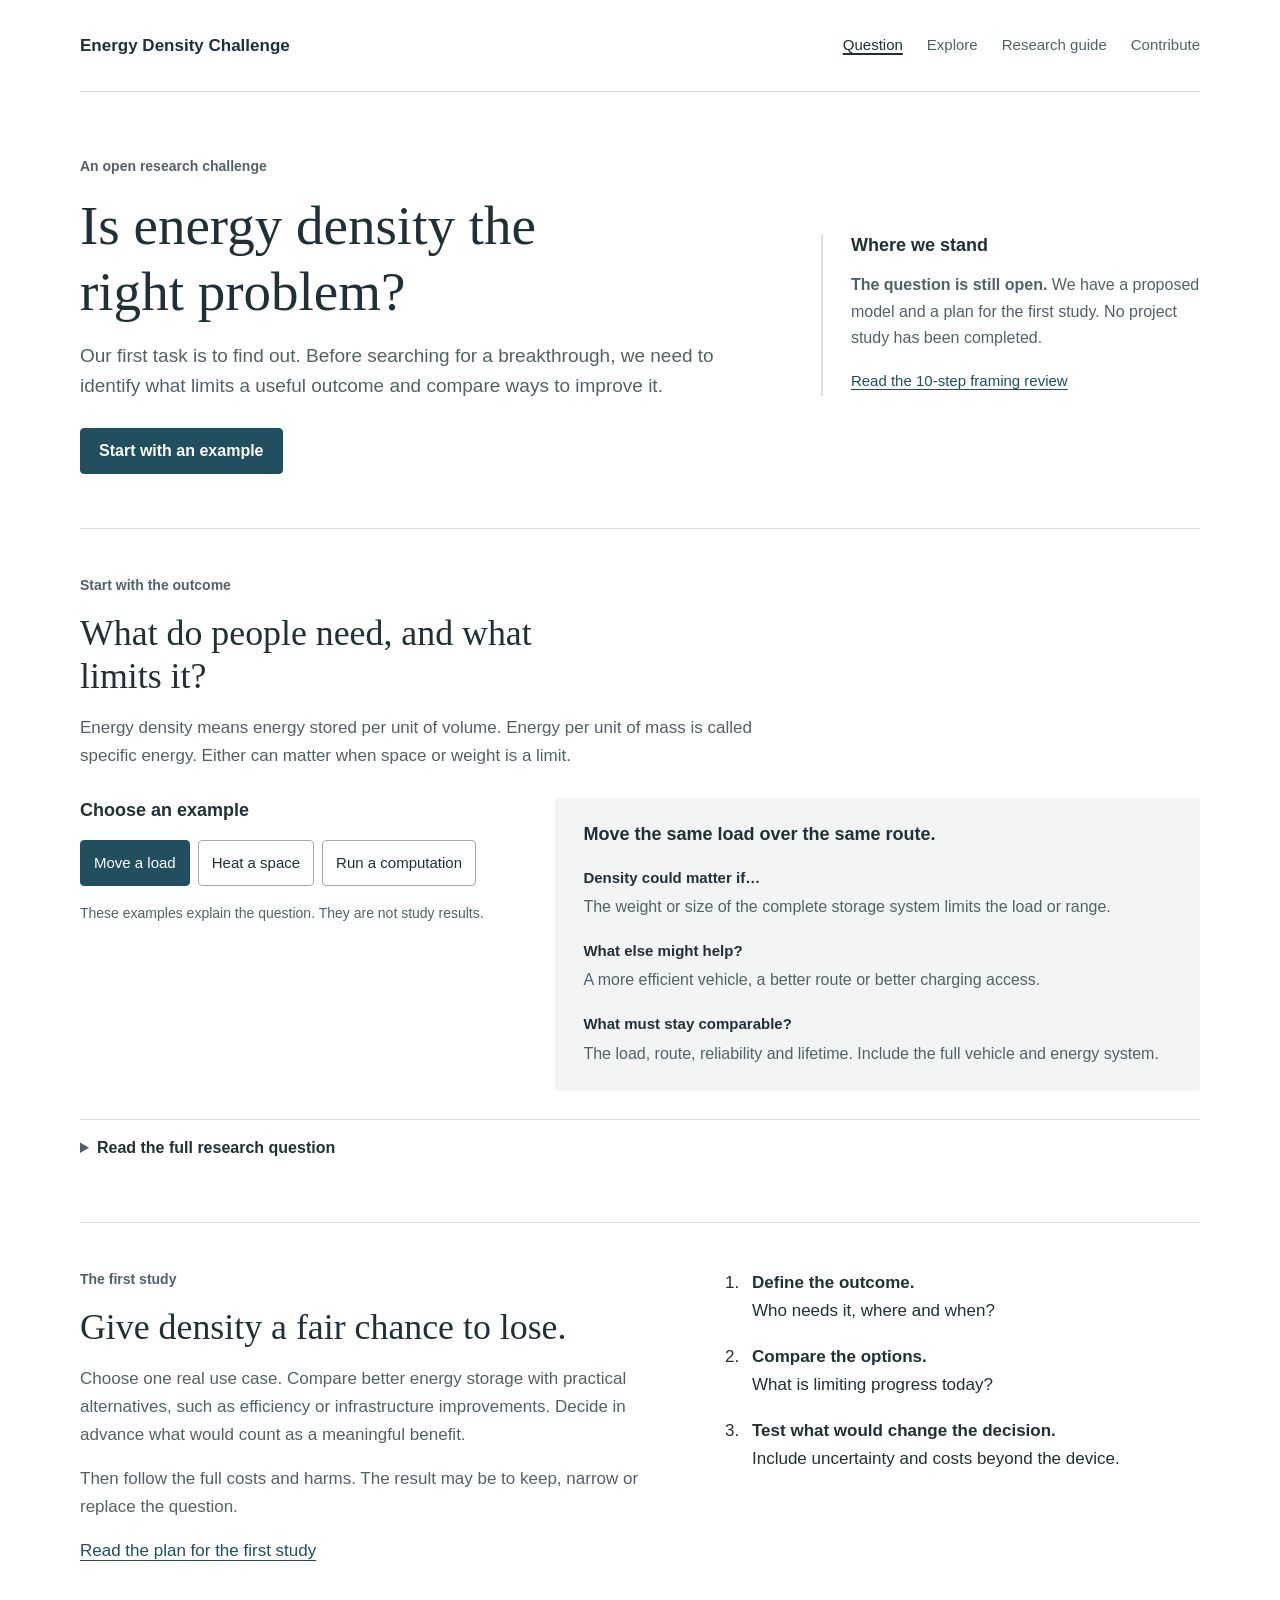
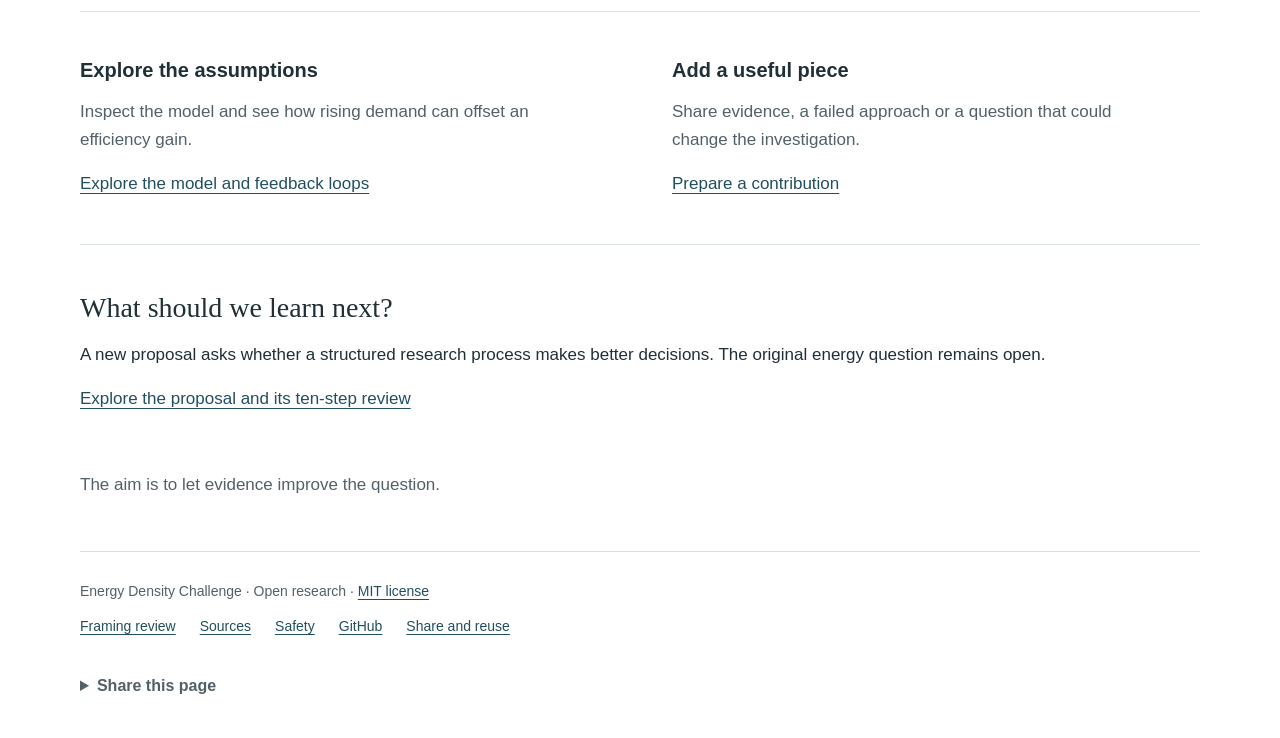
<file: index.html>
<!doctype html>
<html lang="en" prefix="og: https://ogp.me/ns#"><head><meta charset="utf-8"><meta name="viewport" content="width=device-width, initial-scale=1">
<title>Is energy density the right problem? — Energy Density Challenge</title>
<link rel="canonical" href="https://stewalexander-com.github.io/energy-density-challenge/">
<link rel="sitemap" type="application/xml" href="sitemap.xml">
<link rel="describedby" type="text/plain" href="llms.txt" title="AI reading index">
<link rel="license" href="LICENSE">
<meta name="description" content="An open research challenge: test whether energy density is the right problem. Compare alternatives, inspect assumptions and contribute a better question.">
<meta name="robots" content="index, follow, max-image-preview:large">
<meta name="theme-color" content="#214f60">
<meta name="twitter:card" content="summary_large_image">
<meta name="twitter:title" content="Is energy density the right problem?">
<meta name="twitter:description" content="An open research challenge: test whether energy density is the right problem. Compare alternatives, inspect assumptions and contribute a better question.">
<meta name="twitter:image" content="https://stewalexander-com.github.io/energy-density-challenge/assets/social-preview.jpg">
<meta name="twitter:image:alt" content="Energy Density Challenge. Is energy density the right problem? Open research. Start with the question.">
<meta property="og:type" content="website">
<meta property="og:site_name" content="Energy Density Challenge">
<meta property="og:locale" content="en_US">
<meta property="og:title" content="Is energy density the right problem?">
<meta property="og:description" content="An open research challenge: test whether energy density is the right problem. Compare alternatives, inspect assumptions and contribute a better question.">
<meta property="og:url" content="https://stewalexander-com.github.io/energy-density-challenge/">
<meta property="og:image" content="https://stewalexander-com.github.io/energy-density-challenge/assets/social-preview.jpg">
<meta property="og:image:secure_url" content="https://stewalexander-com.github.io/energy-density-challenge/assets/social-preview.jpg">
<meta property="og:image:type" content="image/jpeg">
<meta property="og:image:width" content="1200">
<meta property="og:image:height" content="628">
<meta property="og:image:alt" content="Energy Density Challenge. Is energy density the right problem? Open research. Start with the question.">
<script type="application/ld+json">{"@context": "https://schema.org", "@graph": [{"@type": "WebSite", "@id": "https://stewalexander-com.github.io/energy-density-challenge/#website", "name": "Energy Density Challenge", "url": "https://stewalexander-com.github.io/energy-density-challenge/", "description": "An open research challenge: test whether energy density is the right problem. Compare alternatives, inspect assumptions and contribute a better question.", "inLanguage": "en", "sameAs": "https://github.com/StewAlexander-com/energy-density-challenge"}, {"@type": "WebPage", "@id": "https://stewalexander-com.github.io/energy-density-challenge/#webpage", "name": "Is energy density the right problem?", "description": "An open research challenge: test whether energy density is the right problem. Compare alternatives, inspect assumptions and contribute a better question.", "url": "https://stewalexander-com.github.io/energy-density-challenge/", "inLanguage": "en", "isPartOf": {"@id": "https://stewalexander-com.github.io/energy-density-challenge/#website"}, "primaryImageOfPage": {"@type": "ImageObject", "url": "https://stewalexander-com.github.io/energy-density-challenge/assets/social-preview.jpg", "width": 1200, "height": 628}, "license": "https://stewalexander-com.github.io/energy-density-challenge/LICENSE"}]}</script>
<link rel="icon" href="assets/favicon.svg" type="image/svg+xml"><link rel="stylesheet" href="assets/site.css"><script src="assets/site.js" defer></script></head><body><a class="skip" href="#main">Skip to content</a><header class="site-header wrap"><a class="brand" href="index.html" aria-current="page" aria-label="Energy Density Challenge home">Energy Density Challenge</a><nav aria-label="Main navigation"><a href="index.html" aria-current="page">Question</a><a href="explore.html">Explore</a><a href="guide.html">Research guide</a><a href="contribute.html">Contribute</a></nav></header><main id="main" class="wrap"><section class="hero" aria-labelledby="hero-title">
<div><p class="eyebrow">An open research challenge</p><h1 id="hero-title">Is energy density the right problem?</h1><p class="hero-lede">Our first task is to find out. Before searching for a breakthrough, we need to identify what limits a useful outcome and compare ways to improve it.</p><a class="button" href="#question">Start with an example</a></div>
<aside class="current-status"><h2>Where we stand</h2><p><strong>The question is still open.</strong> We have a proposed model and a plan for the first study. No project study has been completed.</p><a href="review.html">Read the 10-step framing review</a></aside>
</section>
<section class="section" id="question" aria-labelledby="question-title"><div class="section-heading"><p class="eyebrow">Start with the outcome</p><h2 id="question-title">What do people need, and what limits it?</h2><p>Energy density means energy stored per unit of volume. Energy per unit of mass is called specific energy. Either can matter when space or weight is a limit.</p></div>
<div class="compare-layout"><div><h3>Choose an example</h3><div class="scenario-buttons" role="group" aria-label="Example service"><button type="button" data-scenario="transport" aria-pressed="true">Move a load</button><button type="button" data-scenario="heat" aria-pressed="false">Heat a space</button><button type="button" data-scenario="compute" aria-pressed="false">Run a computation</button></div><p class="field-help">These examples explain the question. They are not study results.</p></div><div class="scenario" aria-live="polite" aria-atomic="true"><h3 id="scenario-title">Move the same load over the same route.</h3><dl><dt>Density could matter if…</dt><dd id="scenario-density">The weight or size of the complete storage system limits the load or range.</dd><dt>What else might help?</dt><dd id="scenario-alternative">A more efficient vehicle, a better route or better charging access.</dd><dt>What must stay comparable?</dt><dd id="scenario-boundary">The load, route, reliability and lifetime. Include the full vehicle and energy system.</dd></dl></div></div>
<details class="wide-detail"><summary>Read the full research question</summary><p>Can human and AI research teams find ways to deliver more useful energy with fewer resource demands and lower economic and environmental costs?</p><p>Or would the apparent gain shift energy use, cost, risk or environmental damage somewhere else?</p><p>The <a href="guide.html#methodology">methodology</a> sets out the comparison rules. The <a href="challenge.json">challenge definition (JSON)</a> preserves the formal question for research systems.</p></details></section>
<section class="section next-step" id="research" aria-labelledby="next-title"><div><p class="eyebrow">The first study</p><h2 id="next-title">Give density a fair chance to lose.</h2><p>Choose one real use case. Compare better energy storage with practical alternatives, such as efficiency or infrastructure improvements. Decide in advance what would count as a meaningful benefit.</p><p>Then follow the full costs and harms. The result may be to keep, narrow or replace the question.</p><a href="guide.html#first-study">Read the plan for the first study</a></div><ol class="short-steps"><li><strong>Define the outcome.</strong> Who needs it, where and when?</li><li><strong>Compare the options.</strong> What is limiting progress today?</li><li><strong>Test what would change the decision.</strong> Include uncertainty and costs beyond the device.</li></ol></section>
<section class="section pathways" aria-label="Continue the investigation"><article id="model"><h2>Explore the assumptions</h2><p>Inspect the model and see how rising demand can offset an efficiency gain.</p><a href="explore.html">Explore the model and feedback loops</a></article><article id="contribute"><h2>Add a useful piece</h2><p>Share evidence, a failed approach or a question that could change the investigation.</p><a href="contribute.html">Prepare a contribution</a></article></section>
<section class="section extension-note"><h2>What should we learn next?</h2><p>A new proposal asks whether a structured research process makes better decisions. The original energy question remains open.</p><a href="next.html">Explore the proposal and its ten-step review</a></section>
<p class="closing-note">The aim is to let evidence improve the question.</p></main><footer class="site-footer wrap"><p>Energy Density Challenge · Open research · <a href="license.html" rel="license">MIT license</a></p><nav aria-label="Footer"><a href="review.html">Framing review</a><a href="guide.html#sources">Sources</a><a href="guide.html#safety">Safety</a><a href="https://github.com/StewAlexander-com/energy-density-challenge">GitHub</a><a href="resources.html">Share and reuse</a></nav><details class="share-panel"><summary>Share this page</summary><div class="share-content"><label for="share-url">Page link</label><input id="share-url" type="url" value="https://stewalexander-com.github.io/energy-density-challenge/" readonly><div class="actions"><button type="button" id="copy-link" hidden>Copy link</button><button type="button" id="native-share" hidden>Share to an app</button></div><p id="share-status" role="status" aria-live="polite">Copy this link into any app or message.</p></div></details></footer></body></html>
</file>
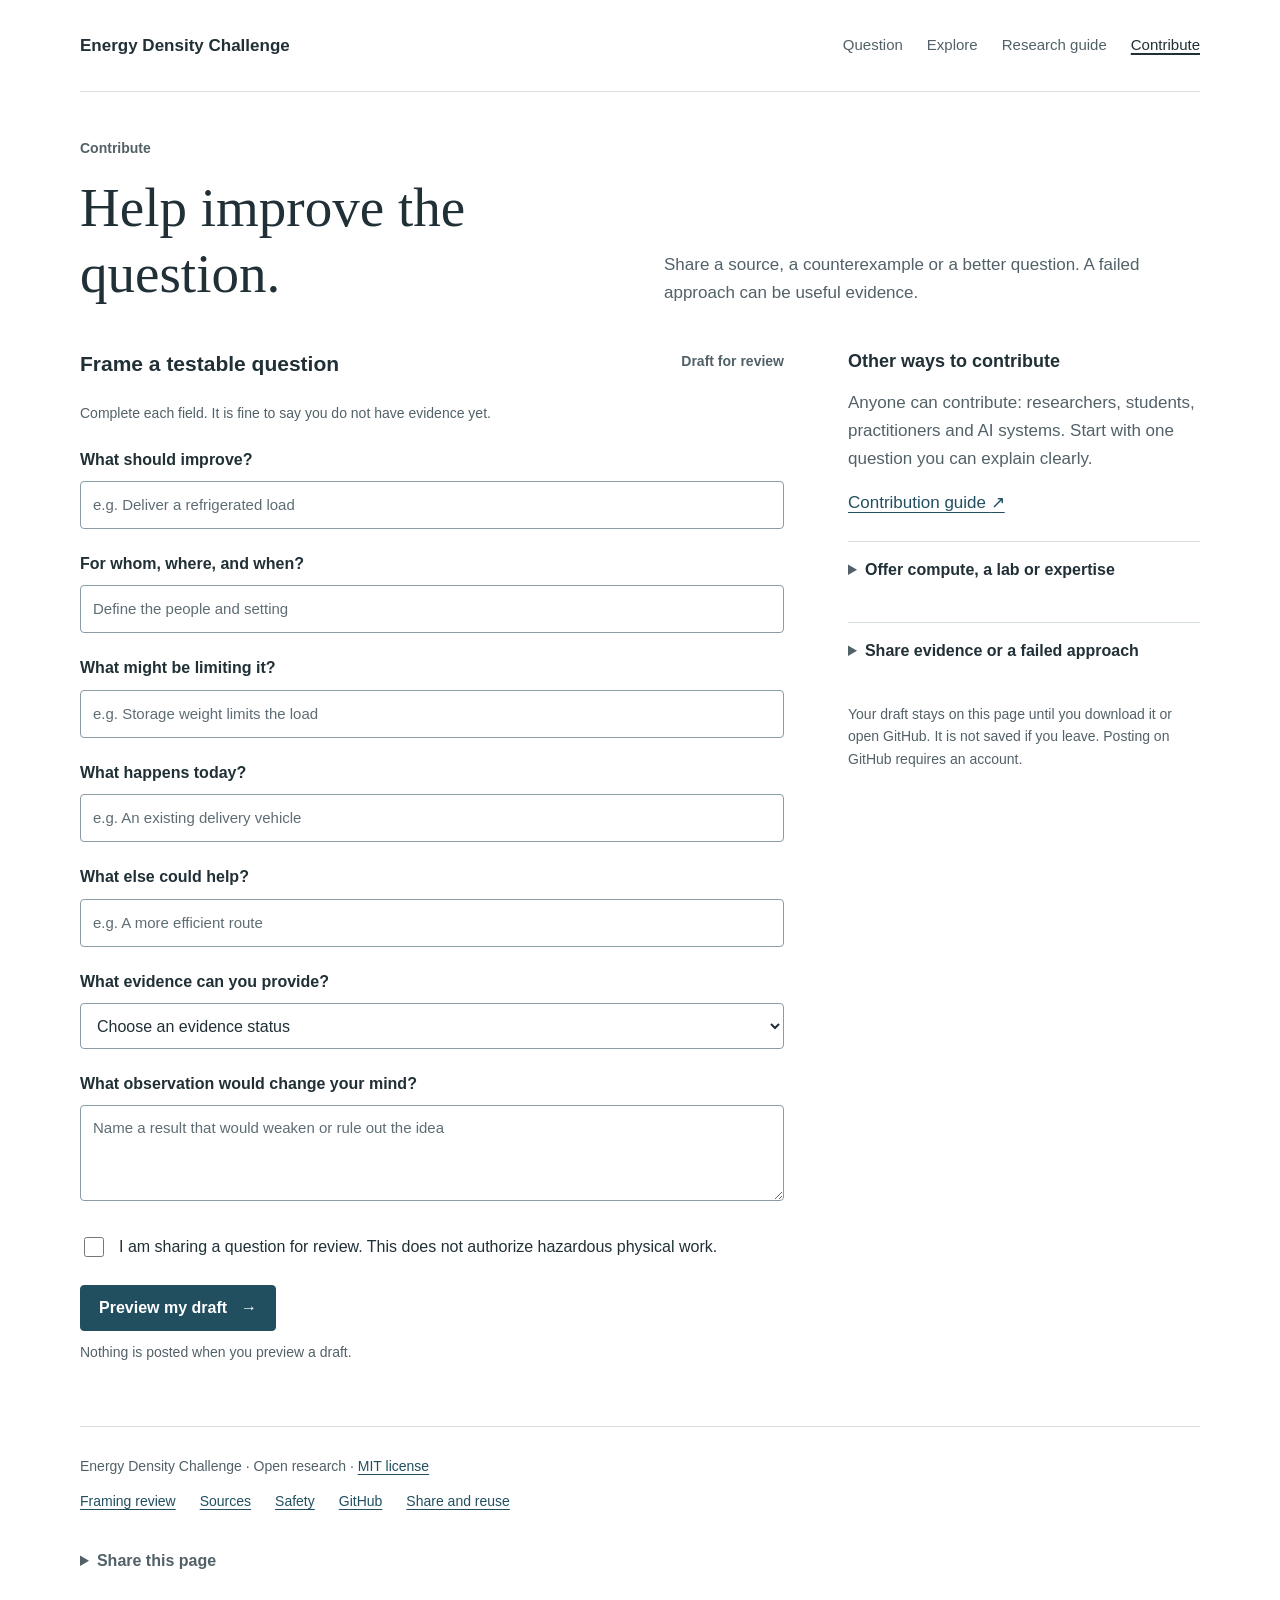
<file: contribute.html>
<!doctype html>
<html lang="en" prefix="og: https://ogp.me/ns#"><head><meta charset="utf-8"><meta name="viewport" content="width=device-width, initial-scale=1">
<title>Contribute a question — Energy Density Challenge</title>
<link rel="canonical" href="https://stewalexander-com.github.io/energy-density-challenge/contribute.html">
<link rel="sitemap" type="application/xml" href="sitemap.xml">
<link rel="describedby" type="text/plain" href="llms.txt" title="AI reading index">
<link rel="license" href="LICENSE">
<meta name="description" content="Draft a bounded research question with a baseline, feasible alternative, evidence status and an observation that would change your mind.">
<meta name="robots" content="index, follow, max-image-preview:large">
<meta name="theme-color" content="#214f60">
<meta name="twitter:card" content="summary_large_image">
<meta name="twitter:title" content="Contribute a question">
<meta name="twitter:description" content="Draft a bounded research question with a baseline, feasible alternative, evidence status and an observation that would change your mind.">
<meta name="twitter:image" content="https://stewalexander-com.github.io/energy-density-challenge/assets/social-preview.jpg">
<meta name="twitter:image:alt" content="Energy Density Challenge. Is energy density the right problem? Open research. Start with the question.">
<meta property="og:type" content="website">
<meta property="og:site_name" content="Energy Density Challenge">
<meta property="og:locale" content="en_US">
<meta property="og:title" content="Contribute a question">
<meta property="og:description" content="Draft a bounded research question with a baseline, feasible alternative, evidence status and an observation that would change your mind.">
<meta property="og:url" content="https://stewalexander-com.github.io/energy-density-challenge/contribute.html">
<meta property="og:image" content="https://stewalexander-com.github.io/energy-density-challenge/assets/social-preview.jpg">
<meta property="og:image:secure_url" content="https://stewalexander-com.github.io/energy-density-challenge/assets/social-preview.jpg">
<meta property="og:image:type" content="image/jpeg">
<meta property="og:image:width" content="1200">
<meta property="og:image:height" content="628">
<meta property="og:image:alt" content="Energy Density Challenge. Is energy density the right problem? Open research. Start with the question.">
<script type="application/ld+json">{"@context": "https://schema.org", "@graph": [{"@type": "WebSite", "@id": "https://stewalexander-com.github.io/energy-density-challenge/#website", "name": "Energy Density Challenge", "url": "https://stewalexander-com.github.io/energy-density-challenge/", "description": "An open research challenge: test whether energy density is the right problem. Compare alternatives, inspect assumptions and contribute a better question.", "inLanguage": "en", "sameAs": "https://github.com/StewAlexander-com/energy-density-challenge"}, {"@type": "WebPage", "@id": "https://stewalexander-com.github.io/energy-density-challenge/contribute.html#webpage", "name": "Contribute a question", "description": "Draft a bounded research question with a baseline, feasible alternative, evidence status and an observation that would change your mind.", "url": "https://stewalexander-com.github.io/energy-density-challenge/contribute.html", "inLanguage": "en", "isPartOf": {"@id": "https://stewalexander-com.github.io/energy-density-challenge/#website"}, "primaryImageOfPage": {"@type": "ImageObject", "url": "https://stewalexander-com.github.io/energy-density-challenge/assets/social-preview.jpg", "width": 1200, "height": 628}, "license": "https://stewalexander-com.github.io/energy-density-challenge/LICENSE"}, {"@type": "BreadcrumbList", "itemListElement": [{"@type": "ListItem", "position": 1, "name": "Energy Density Challenge", "item": "https://stewalexander-com.github.io/energy-density-challenge/"}, {"@type": "ListItem", "position": 2, "name": "Contribute a question", "item": "https://stewalexander-com.github.io/energy-density-challenge/contribute.html"}]}]}</script>
<link rel="icon" href="assets/favicon.svg" type="image/svg+xml"><link rel="stylesheet" href="assets/site.css"><script src="assets/site.js" defer></script></head><body><a class="skip" href="#main">Skip to content</a><header class="site-header wrap"><a class="brand" href="index.html" aria-label="Energy Density Challenge home">Energy Density Challenge</a><nav aria-label="Main navigation"><a href="index.html">Question</a><a href="explore.html">Explore</a><a href="guide.html">Research guide</a><a href="contribute.html" aria-current="page">Contribute</a></nav></header><main id="main" class="wrap"><section id="contribute" class="contribute-section section" aria-labelledby="contribute-title"><div><div class="section-heading heading-split"><div><p class="eyebrow">Contribute</p><h1 id="contribute-title">Help improve the question.</h1></div><p>Share a source, a counterexample or a better question. A failed approach can be useful evidence.</p></div><div class="contribute-layout">
<div class="draft-area"><div class="form-title"><h2>Frame a testable question</h2><span class="small-label">Draft for review</span></div><noscript><p>The guided builder needs JavaScript. You can still use the <a href="guide.html#contributing">contribution guide</a> and <a href="docs/templates.md">plain-text templates</a>.</p></noscript><p class="field-help">Complete each field. It is fine to say you do not have evidence yet.</p><form id="draft-form"><div class="form-pair"><div><label for="service">What should improve?</label><input id="service" name="service" required maxlength="160" placeholder="e.g. Deliver a refrigerated load"></div><div><label for="context">For whom, where, and when?</label><input id="context" name="context" required maxlength="220" placeholder="Define the people and setting"></div></div><label for="constraint">What might be limiting it?</label><input id="constraint" name="constraint" required maxlength="220" placeholder="e.g. Storage weight limits the load"><div class="form-pair"><div><label for="baseline">What happens today?</label><input id="baseline" name="baseline" required maxlength="220" placeholder="e.g. An existing delivery vehicle"></div><div><label for="alternative">What else could help?</label><input id="alternative" name="alternative" required maxlength="220" placeholder="e.g. A more efficient route"></div></div><label for="evidence-status">What evidence can you provide?</label><select id="evidence-status" name="evidence_status" required><option value="">Choose an evidence status</option><option value="linked">I can link a source</option><option value="not_yet_available">I don't have evidence yet</option></select><div id="source-field" hidden><label for="source">Source link</label><input id="source" name="source" type="url" disabled maxlength="500" placeholder="https://…" aria-describedby="source-help"><p class="field-help" id="source-help">Use an http or https URL. A link supplies provenance; it does not verify a claim.</p></div><label for="falsifier">What observation would change your mind?</label><textarea id="falsifier" name="falsifier" required maxlength="700" rows="3" placeholder="Name a result that would weaken or rule out the idea"></textarea><label class="check-label"><input type="checkbox" name="safety_acknowledged" required><span>I am sharing a question for review. This does not authorize hazardous physical work.</span></label><button class="button" type="submit">Preview my draft <span aria-hidden="true">→</span></button><p class="field-help">Nothing is posted when you preview a draft.</p></form><div id="draft-preview" hidden tabindex="-1"><h3>Review your draft</h3><p>Check the details below. This is a question for review, not an accepted research finding.</p><dl id="draft-text" class="draft-summary"></dl><div class="actions"><button class="button" id="download-draft" type="button">Download draft (text)</button><a class="button secondary" id="github-draft" href="https://github.com/StewAlexander-com/energy-density-challenge/issues/new" target="_blank" rel="noopener noreferrer">Review on GitHub <span aria-hidden="true">↗</span></a><button class="text-button" id="download-json" type="button">Download research data (JSON)</button></div><p class="field-help">GitHub opens in a new tab. Nothing is posted until you submit it there.</p></div></div><aside><h2>Other ways to contribute</h2><p>Anyone can contribute: researchers, students, practitioners and AI systems. Start with one question you can explain clearly.</p><a href="guide.html#contributing">Contribution guide <span aria-hidden="true">↗</span></a><details><summary>Offer compute, a lab or expertise</summary><p><strong>Donate Intelligence</strong> is a future concept. For now, describe compute, inference, simulation, lab access, equipment, manufacturing or funding you could offer.</p><p>No credits or workloads are collected here. Physical experimentation requires qualified human review.</p><a href="https://github.com/StewAlexander-com/energy-density-challenge/issues/new?template=capability.yml">Describe a capability on GitHub</a></details><details><summary>Share evidence or a failed approach</summary><p>Link a source, identify the exact claim and tested conditions, and explain what it changes. Negative and inconclusive results belong in the record.</p><a href="https://github.com/StewAlexander-com/energy-density-challenge/issues/new?template=evidence.yml">Open an evidence contribution</a></details><p class="source-note">Your draft stays on this page until you download it or open GitHub. It is not saved if you leave. Posting on GitHub requires an account.</p></aside></div></div></section>
</main><footer class="site-footer wrap"><p>Energy Density Challenge · Open research · <a href="license.html" rel="license">MIT license</a></p><nav aria-label="Footer"><a href="review.html">Framing review</a><a href="guide.html#sources">Sources</a><a href="guide.html#safety">Safety</a><a href="https://github.com/StewAlexander-com/energy-density-challenge">GitHub</a><a href="resources.html">Share and reuse</a></nav><details class="share-panel"><summary>Share this page</summary><div class="share-content"><label for="share-url">Page link</label><input id="share-url" type="url" value="https://stewalexander-com.github.io/energy-density-challenge/contribute.html" readonly><div class="actions"><button type="button" id="copy-link" hidden>Copy link</button><button type="button" id="native-share" hidden>Share to an app</button></div><p id="share-status" role="status" aria-live="polite">Copy this link into any app or message.</p></div></details></footer></body></html>
</file>
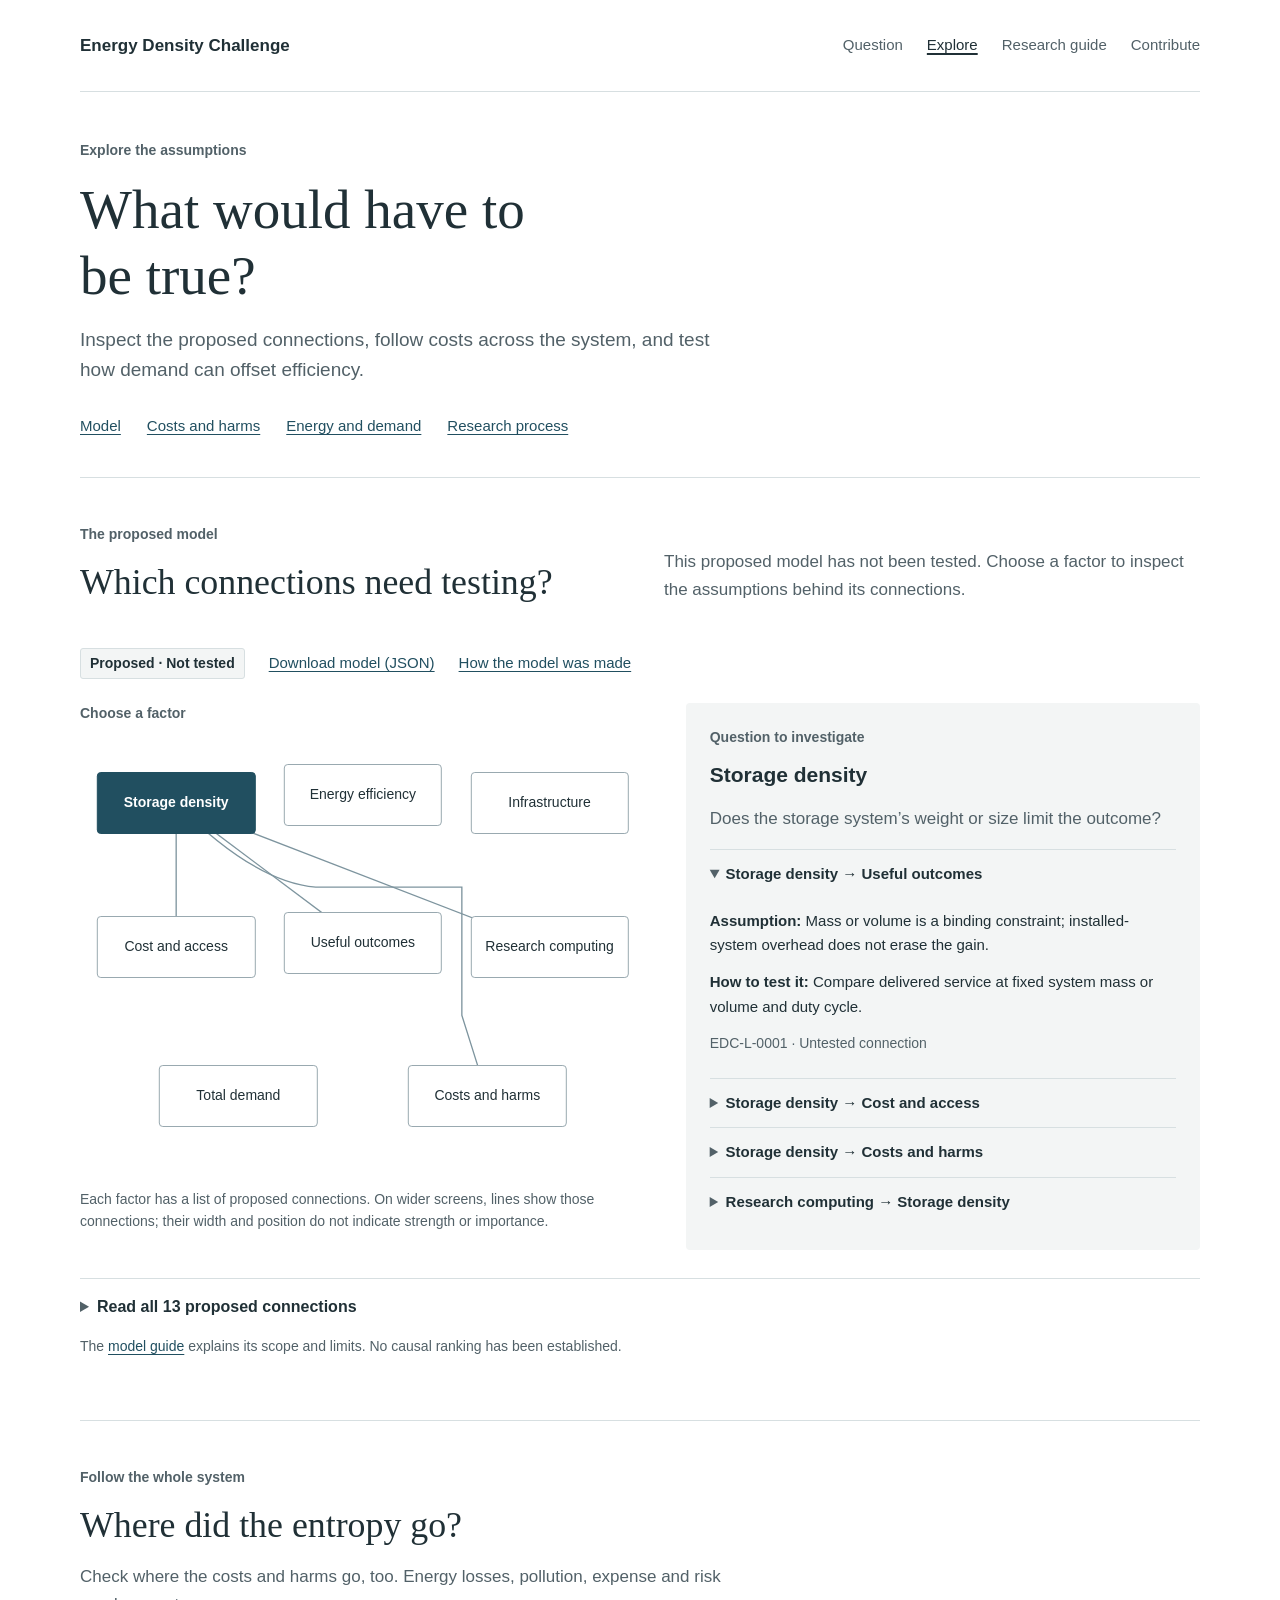
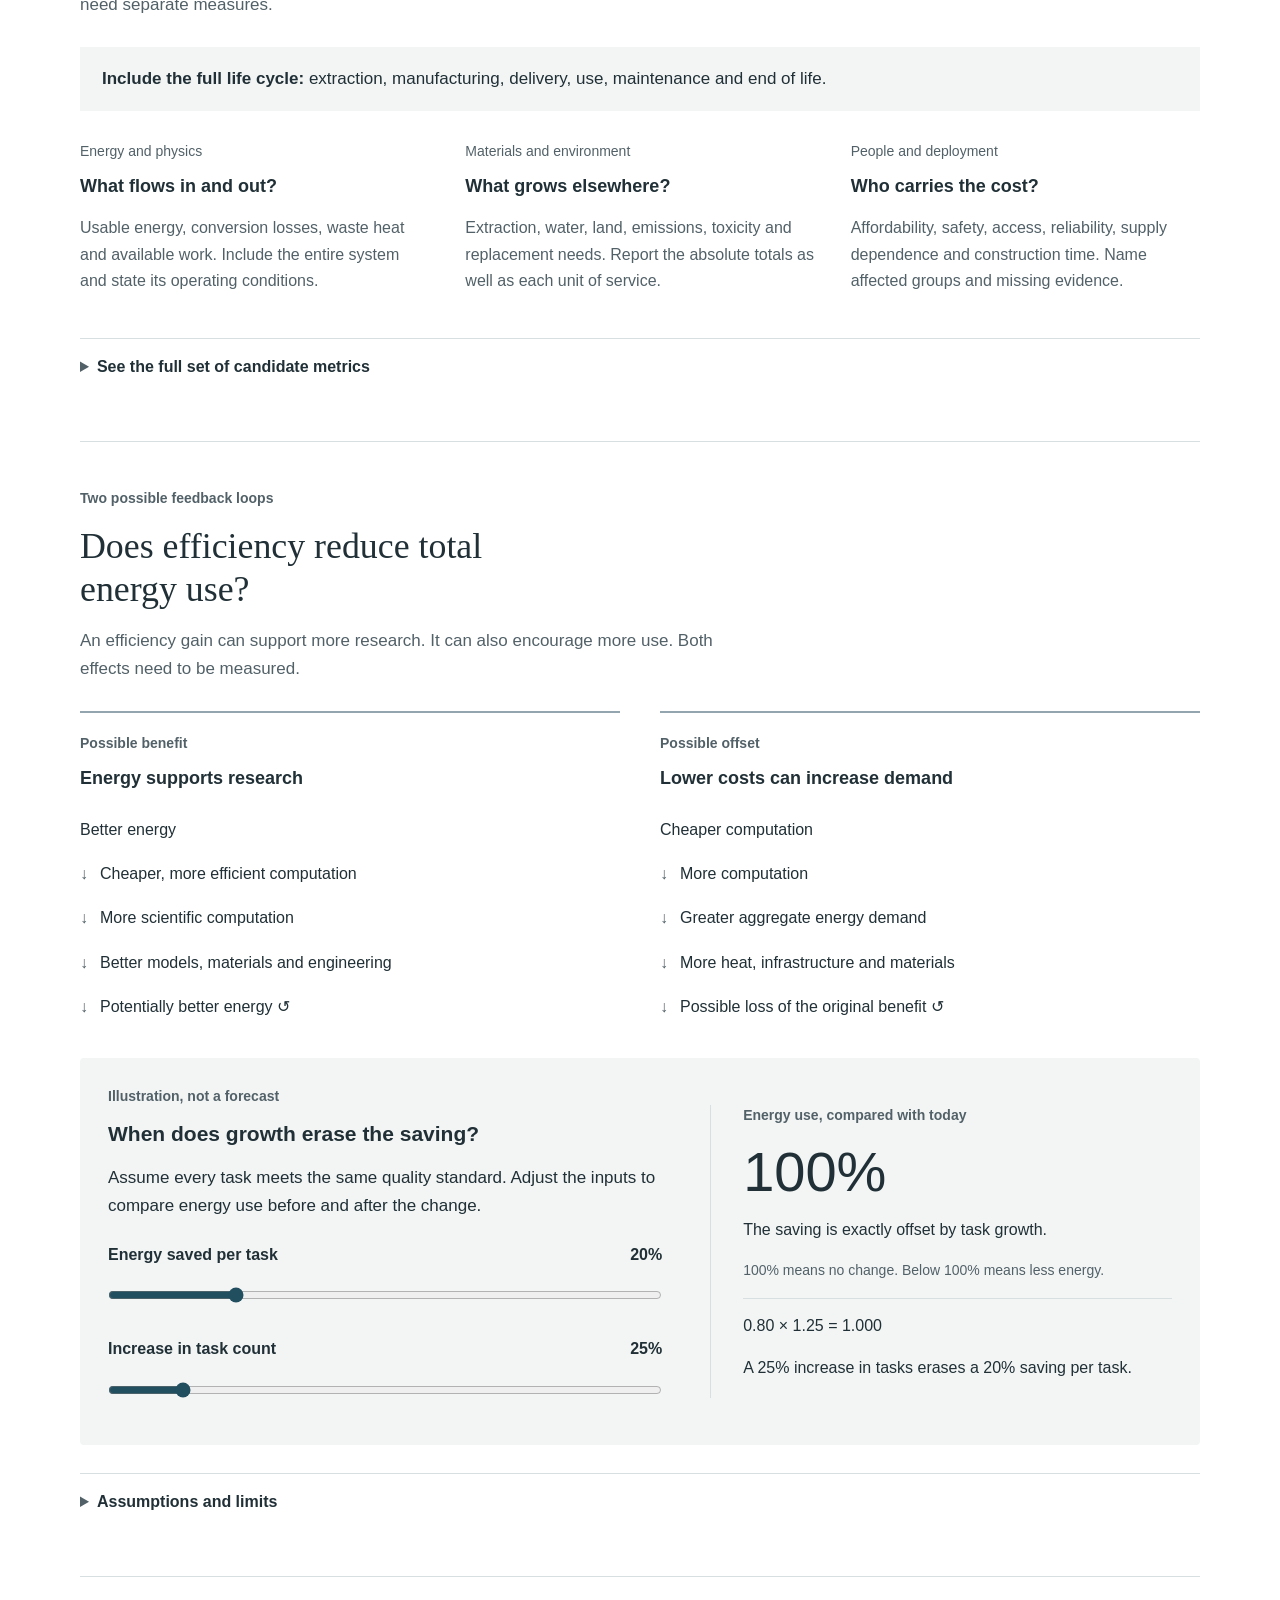
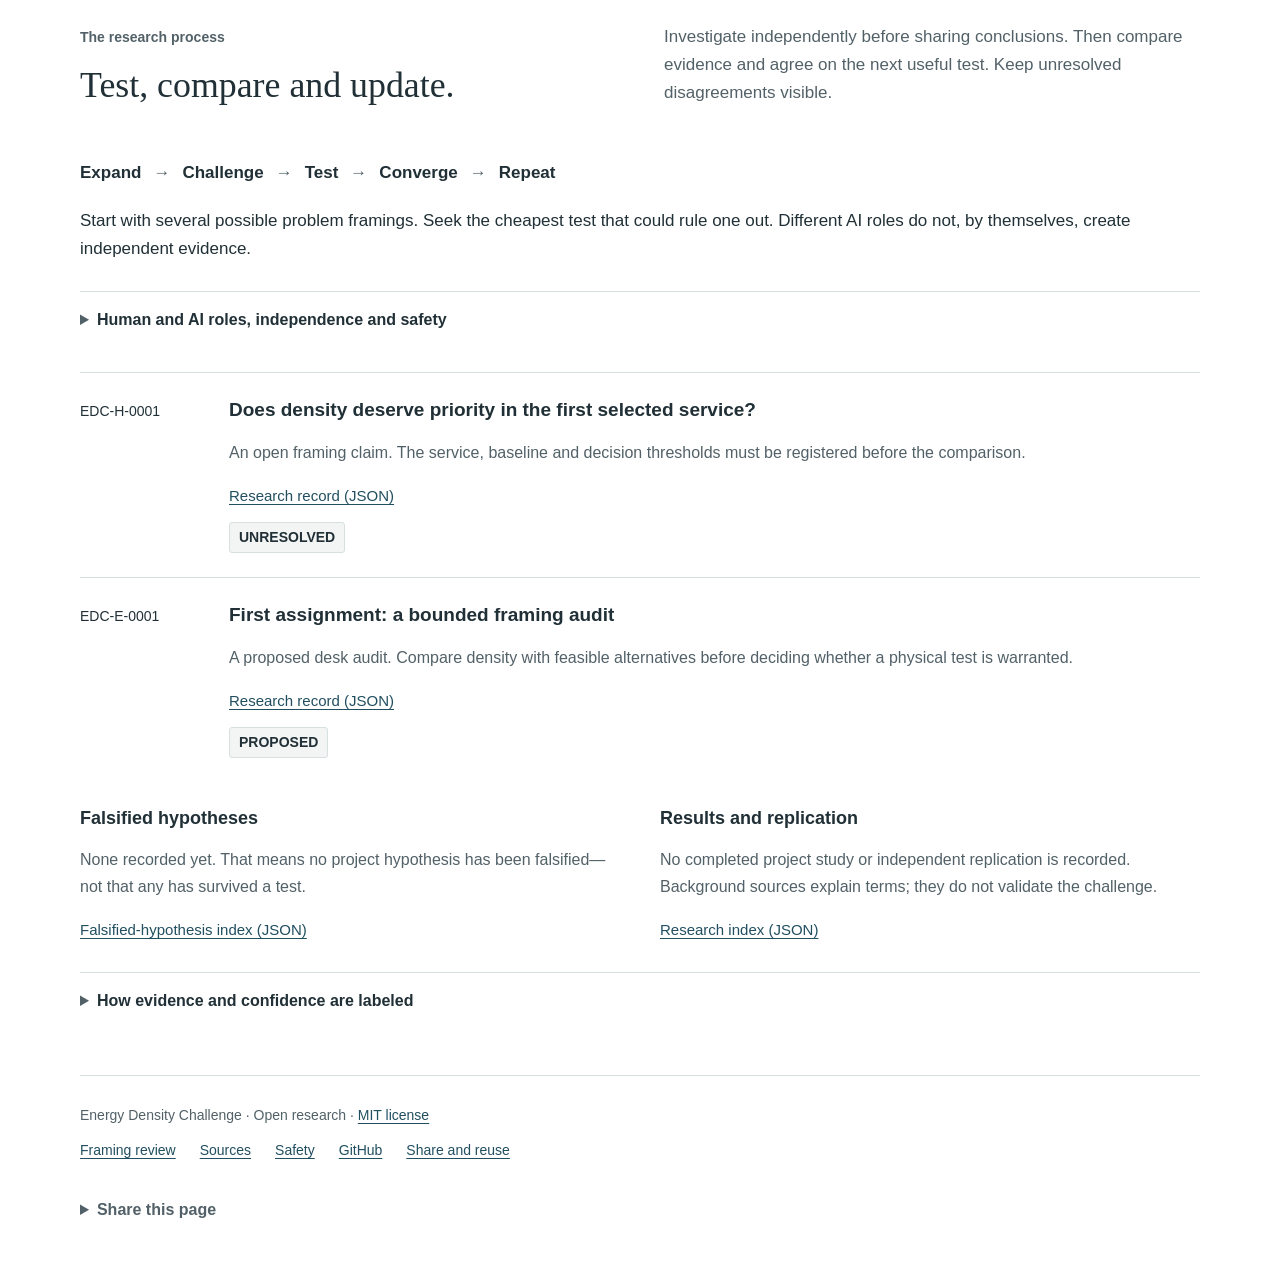
<file: explore.html>
<!doctype html>
<html lang="en" prefix="og: https://ogp.me/ns#"><head><meta charset="utf-8"><meta name="viewport" content="width=device-width, initial-scale=1">
<title>Explore the assumptions — Energy Density Challenge</title>
<link rel="canonical" href="https://stewalexander-com.github.io/energy-density-challenge/explore.html">
<link rel="sitemap" type="application/xml" href="sitemap.xml">
<link rel="describedby" type="text/plain" href="llms.txt" title="AI reading index">
<link rel="license" href="LICENSE">
<meta name="description" content="Explore a proposed energy systems model, compare efficiency and demand, and inspect the unresolved hypothesis and proposed first study.">
<meta name="robots" content="index, follow, max-image-preview:large">
<meta name="theme-color" content="#214f60">
<meta name="twitter:card" content="summary_large_image">
<meta name="twitter:title" content="Explore the assumptions">
<meta name="twitter:description" content="Explore a proposed energy systems model, compare efficiency and demand, and inspect the unresolved hypothesis and proposed first study.">
<meta name="twitter:image" content="https://stewalexander-com.github.io/energy-density-challenge/assets/social-preview.jpg">
<meta name="twitter:image:alt" content="Energy Density Challenge. Is energy density the right problem? Open research. Start with the question.">
<meta property="og:type" content="website">
<meta property="og:site_name" content="Energy Density Challenge">
<meta property="og:locale" content="en_US">
<meta property="og:title" content="Explore the assumptions">
<meta property="og:description" content="Explore a proposed energy systems model, compare efficiency and demand, and inspect the unresolved hypothesis and proposed first study.">
<meta property="og:url" content="https://stewalexander-com.github.io/energy-density-challenge/explore.html">
<meta property="og:image" content="https://stewalexander-com.github.io/energy-density-challenge/assets/social-preview.jpg">
<meta property="og:image:secure_url" content="https://stewalexander-com.github.io/energy-density-challenge/assets/social-preview.jpg">
<meta property="og:image:type" content="image/jpeg">
<meta property="og:image:width" content="1200">
<meta property="og:image:height" content="628">
<meta property="og:image:alt" content="Energy Density Challenge. Is energy density the right problem? Open research. Start with the question.">
<script type="application/ld+json">{"@context": "https://schema.org", "@graph": [{"@type": "WebSite", "@id": "https://stewalexander-com.github.io/energy-density-challenge/#website", "name": "Energy Density Challenge", "url": "https://stewalexander-com.github.io/energy-density-challenge/", "description": "An open research challenge: test whether energy density is the right problem. Compare alternatives, inspect assumptions and contribute a better question.", "inLanguage": "en", "sameAs": "https://github.com/StewAlexander-com/energy-density-challenge"}, {"@type": "WebPage", "@id": "https://stewalexander-com.github.io/energy-density-challenge/explore.html#webpage", "name": "Explore the assumptions", "description": "Explore a proposed energy systems model, compare efficiency and demand, and inspect the unresolved hypothesis and proposed first study.", "url": "https://stewalexander-com.github.io/energy-density-challenge/explore.html", "inLanguage": "en", "isPartOf": {"@id": "https://stewalexander-com.github.io/energy-density-challenge/#website"}, "primaryImageOfPage": {"@type": "ImageObject", "url": "https://stewalexander-com.github.io/energy-density-challenge/assets/social-preview.jpg", "width": 1200, "height": 628}, "license": "https://stewalexander-com.github.io/energy-density-challenge/LICENSE"}, {"@type": "BreadcrumbList", "itemListElement": [{"@type": "ListItem", "position": 1, "name": "Energy Density Challenge", "item": "https://stewalexander-com.github.io/energy-density-challenge/"}, {"@type": "ListItem", "position": 2, "name": "Explore the assumptions", "item": "https://stewalexander-com.github.io/energy-density-challenge/explore.html"}]}]}</script>
<link rel="icon" href="assets/favicon.svg" type="image/svg+xml"><link rel="stylesheet" href="assets/site.css"><script src="assets/site.js" defer></script></head><body><a class="skip" href="#main">Skip to content</a><header class="site-header wrap"><a class="brand" href="index.html" aria-label="Energy Density Challenge home">Energy Density Challenge</a><nav aria-label="Main navigation"><a href="index.html">Question</a><a href="explore.html" aria-current="page">Explore</a><a href="guide.html">Research guide</a><a href="contribute.html">Contribute</a></nav></header><main id="main" class="wrap"><div class="article-hero"><p class="eyebrow">Explore the assumptions</p><h1>What would have to be true?</h1><p class="lede">Inspect the proposed connections, follow costs across the system, and test how demand can offset efficiency.</p><nav class="local-nav" aria-label="Explore this page"><a href="#model">Model</a><a href="#burdens">Costs and harms</a><a href="#feedback">Energy and demand</a><a href="#research">Research process</a></nav></div><section id="model" class="model-section section" aria-labelledby="model-title"><div><div class="section-heading heading-split"><div><p class="eyebrow">The proposed model</p><h2 id="model-title">Which connections need testing?</h2></div><p>This proposed model has not been tested. Choose a factor to inspect the assumptions behind its connections.</p></div><div class="model-toolbar"><span class="status light-status">Proposed · Not tested</span><a href="research/models/EDC-M-0001.json" download>Download model (JSON)</a><a href="guide.html#model-methodology">How the model was made</a></div>
<div class="model-layout"><div class="model-graphic"><p class="small-label">Choose a factor</p><div class="network" aria-label="Proposed relationship map"><svg class="network-lines" viewBox="0 0 600 430" preserveAspectRatio="none" aria-hidden="true"><path data-source="density" data-target="service" class="active" d="M 102 60.199999999999996 L 300 202.1"/><path data-source="density" data-target="cost" class="active" d="M 102 60.199999999999996 L 102 206.39999999999998"/><path data-source="density" data-target="burdens" class="active" d="M 102 60.2 Q 185 140 250 145 L 405 145 L 405 275 L 432 356.9"/><path data-source="efficiency" data-target="cost" class="" d="M 300 51.599999999999994 L 102 206.39999999999998"/><path data-source="efficiency" data-target="burdens" class="" d="M 300 51.6 L 405 145 L 405 275 L 432 356.9"/><path data-source="delivery" data-target="service" class="" d="M 498 60.199999999999996 L 300 202.1"/><path data-source="delivery" data-target="burdens" class="" d="M 498 60.2 L 405 145 L 405 275 L 432 356.9"/><path data-source="cost" data-target="demand" class="" d="M 102 206.39999999999998 L 168 356.9"/><path data-source="demand" data-target="burdens" class="" d="M 168 356.9 L 432 356.9"/><path data-source="cost" data-target="compute" class="" d="M 102 206.4 L 200 275 L 405 275 L 498 206.4"/><path data-source="compute" data-target="efficiency" class="" d="M 498 206.39999999999998 L 300 51.599999999999994"/><path data-source="compute" data-target="density" class="active" d="M 498 206.39999999999998 L 102 60.199999999999996"/><path data-source="service" data-target="demand" class="" d="M 300 202.1 L 168 356.9"/></svg><button class="node" type="button" data-node="density" aria-pressed="true" style="left:17%;top:14%">Storage density</button><button class="node" type="button" data-node="efficiency" aria-pressed="false" style="left:50%;top:12%">Energy efficiency</button><button class="node" type="button" data-node="delivery" aria-pressed="false" style="left:83%;top:14%">Infrastructure</button><button class="node" type="button" data-node="cost" aria-pressed="false" style="left:17%;top:48%">Cost and access</button><button class="node" type="button" data-node="service" aria-pressed="false" style="left:50%;top:47%">Useful outcomes</button><button class="node" type="button" data-node="compute" aria-pressed="false" style="left:83%;top:48%">Research computing</button><button class="node" type="button" data-node="demand" aria-pressed="false" style="left:28%;top:83%">Total demand</button><button class="node" type="button" data-node="burdens" aria-pressed="false" style="left:72%;top:83%">Costs and harms</button></div><p class="model-caption">Each factor has a list of proposed connections. On wider screens, lines show those connections; their width and position do not indicate strength or importance.</p></div><div class="model-inspector" aria-live="polite" aria-atomic="true"><span class="small-label">Question to investigate</span><h3 id="node-title">Storage density</h3><p id="node-question">Does the storage system’s weight or size limit the outcome?</p><div id="node-edges"><details class="model-edge" open><summary>Storage density → Useful outcomes</summary><p><strong>Assumption:</strong> Mass or volume is a binding constraint; installed-system overhead does not erase the gain.</p><p><strong>How to test it:</strong> Compare delivered service at fixed system mass or volume and duty cycle.</p><p class="edge-meta">EDC-L-0001 · Untested connection</p></details><details class="model-edge"><summary>Storage density → Cost and access</summary><p><strong>Assumption:</strong> Changes in materials, manufacturing and lifetime can outweigh storage gains.</p><p><strong>How to test it:</strong> Compare full lifecycle costs at identical service and reliability.</p><p class="edge-meta">EDC-L-0002 · Untested connection</p></details><details class="model-edge"><summary>Storage density → Costs and harms</summary><p><strong>Assumption:</strong> A denser chemistry or carrier changes extraction, containment and end-of-life burdens.</p><p><strong>How to test it:</strong> Publish a comparative lifecycle inventory with material quantities and uncertainty.</p><p class="edge-meta">EDC-L-0003 · Untested connection</p></details><details class="model-edge"><summary>Research computing → Storage density</summary><p><strong>Assumption:</strong> Extra search produces replicable, manufacturable storage improvements.</p><p><strong>How to test it:</strong> Audit discoveries against prior art and independent physical tests.</p><p class="edge-meta">EDC-L-0012 · Untested connection</p></details></div></div></div>
<details class="wide-detail dark-detail"><summary>Read all 13 proposed connections</summary><div class="edge-list"><details class="model-edge"><summary>Storage density → Useful outcomes</summary><p><strong>Assumption:</strong> Mass or volume is a binding constraint; installed-system overhead does not erase the gain.</p><p><strong>How to test it:</strong> Compare delivered service at fixed system mass or volume and duty cycle.</p><p class="edge-meta">EDC-L-0001 · Untested connection</p></details><details class="model-edge"><summary>Storage density → Cost and access</summary><p><strong>Assumption:</strong> Changes in materials, manufacturing and lifetime can outweigh storage gains.</p><p><strong>How to test it:</strong> Compare full lifecycle costs at identical service and reliability.</p><p class="edge-meta">EDC-L-0002 · Untested connection</p></details><details class="model-edge"><summary>Storage density → Costs and harms</summary><p><strong>Assumption:</strong> A denser chemistry or carrier changes extraction, containment and end-of-life burdens.</p><p><strong>How to test it:</strong> Publish a comparative lifecycle inventory with material quantities and uncertainty.</p><p class="edge-meta">EDC-L-0003 · Untested connection</p></details><details class="model-edge"><summary>Energy efficiency → Cost and access</summary><p><strong>Assumption:</strong> Operating energy costs matter and savings are not fully offset by capital or maintenance.</p><p><strong>How to test it:</strong> Compare total costs using a declared duty cycle and lifetime.</p><p class="edge-meta">EDC-L-0004 · Untested connection</p></details><details class="model-edge"><summary>Energy efficiency → Costs and harms</summary><p><strong>Assumption:</strong> The same service is delivered and manufacturing overhead does not erase operating savings.</p><p><strong>How to test it:</strong> Compare whole-system totals across lifecycle and demand scenarios.</p><p class="edge-meta">EDC-L-0005 · Untested connection</p></details><details class="model-edge"><summary>Infrastructure → Useful outcomes</summary><p><strong>Assumption:</strong> Delivery or availability constrains the service.</p><p><strong>How to test it:</strong> Compare outage, queue or curtailment data before and after an intervention.</p><p class="edge-meta">EDC-L-0006 · Untested connection</p></details><details class="model-edge"><summary>Infrastructure → Costs and harms</summary><p><strong>Assumption:</strong> Infrastructure adds embodied impacts but can reduce other losses.</p><p><strong>How to test it:</strong> Include construction, replacement and displaced equipment in the inventory.</p><p class="edge-meta">EDC-L-0007 · Untested connection</p></details><details class="model-edge"><summary>Cost and access → Total demand</summary><p><strong>Assumption:</strong> The cost variable is service price and demand responds to it.</p><p><strong>How to test it:</strong> Estimate a price response using a credible counterfactual; separate unrelated growth.</p><p class="edge-meta">EDC-L-0008 · Untested connection</p></details><details class="model-edge"><summary>Total demand → Costs and harms</summary><p><strong>Assumption:</strong> Marginal service has nonzero resource requirements.</p><p><strong>How to test it:</strong> Measure aggregate consumption and marginal supply effects.</p><p class="edge-meta">EDC-L-0009 · Untested connection</p></details><details class="model-edge"><summary>Cost and access → Research computing</summary><p><strong>Assumption:</strong> Energy costs materially constrain research compute and capacity can expand.</p><p><strong>How to test it:</strong> Compare energy share of compute cost and actual capacity constraints.</p><p class="edge-meta">EDC-L-0010 · Untested connection</p></details><details class="model-edge"><summary>Research computing → Energy efficiency</summary><p><strong>Assumption:</strong> Additional research compute may produce valid, deployable improvements.</p><p><strong>How to test it:</strong> Compare independently validated research yield per total resource cost.</p><p class="edge-meta">EDC-L-0011 · Untested connection</p></details><details class="model-edge"><summary>Research computing → Storage density</summary><p><strong>Assumption:</strong> Extra search produces replicable, manufacturable storage improvements.</p><p><strong>How to test it:</strong> Audit discoveries against prior art and independent physical tests.</p><p class="edge-meta">EDC-L-0012 · Untested connection</p></details><details class="model-edge"><summary>Useful outcomes → Total demand</summary><p><strong>Assumption:</strong> Changes in service quality, access and substitution alter total use.</p><p><strong>How to test it:</strong> Track uptake, displaced services, quality and absolute consumption.</p><p class="edge-meta">EDC-L-0013 · Untested connection</p></details></div></details>
<p class="model-caption">The <a href="guide.html#model-methodology">model guide</a> explains its scope and limits. No causal ranking has been established.</p></div></section>
<section id="burdens" class="section" aria-labelledby="burden-title"><div class="section-heading"><p class="eyebrow">Follow the whole system</p><h2 id="burden-title">Where did the entropy go?</h2><p>Check where the costs and harms go, too. Energy losses, pollution, expense and risk need separate measures.</p></div>
<p class="lifecycle-note"><strong>Include the full life cycle:</strong> extraction, manufacturing, delivery, use, maintenance and end of life.</p>
<div class="audit-columns"><article><span class="small-label">Energy and physics</span><h3>What flows in and out?</h3><p>Usable energy, conversion losses, waste heat and available work. Include the entire system and state its operating conditions.</p></article><article><span class="small-label">Materials and environment</span><h3>What grows elsewhere?</h3><p>Extraction, water, land, emissions, toxicity and replacement needs. Report the absolute totals as well as each unit of service.</p></article><article><span class="small-label">People and deployment</span><h3>Who carries the cost?</h3><p>Affordability, safety, access, reliability, supply dependence and construction time. Name affected groups and missing evidence.</p></article></div>
<details class="wide-detail"><summary>See the full set of candidate metrics</summary><p>Choose relevant objectives and hard constraints for a specific service. Keep tradeoffs visible; no automatic combined score. Missing measurements are unknown.</p><ul class="metric-list"><li><strong>Usable energy per system mass</strong> — Wh/kg</li><li><strong>Usable energy per system volume</strong> — Wh/L</li><li><strong>Delivered power at required duration</strong> — kW</li><li><strong>Useful work per input energy</strong> — J/J</li><li><strong>Quality-qualified tasks per energy</strong> — tasks/kWh</li><li><strong>Lifecycle cost per functional unit</strong> — declared currency, price year / functional unit</li><li><strong>Capital cost</strong> — declared currency and price year</li><li><strong>Operating cost</strong> — declared currency and price year / year</li><li><strong>Material availability</strong> — material-specific supply measure</li><li><strong>Critical mineral requirement</strong> — kg / functional unit</li><li><strong>Manufacturing yield and process readiness</strong> — declared yield and readiness basis</li><li><strong>Achievable annual deployment</strong> — functional units / year</li><li><strong>Land occupation</strong> — m²·year / functional unit</li><li><strong>Water consumption by location</strong> — m³ / functional unit</li><li><strong>Heat rejection at stated temperature</strong> — kWh thermal / functional unit</li><li><strong>Operational emissions intensity</strong> — kg CO2e / functional unit</li><li><strong>Lifecycle greenhouse gas emissions</strong> — kg CO2e / functional unit</li><li><strong>Hazard and exposure</strong> — declared assessment method</li><li><strong>Recovered material with processing burdens</strong> — percent by mass plus process inventory</li><li><strong>Service availability and failure rates</strong> — percent availability; failures / service-hour</li><li><strong>Performance under stated disruption</strong> — service retained; recovery hours</li><li><strong>Hazards, exposure and residual risk</strong> — qualified assessment; not a universal score</li><li><strong>Supply concentration</strong> — supplier/country shares and method</li><li><strong>Additional infrastructure</strong> — physical inventory plus costs</li><li><strong>Time until service delivered</strong> — years from decision</li></ul><p><strong>Pareto frontier:</strong> options for which no feasible comparator is at least as good on every chosen objective and better on one. This only works with comparable boundaries and sufficiently resolved uncertainty. It does not automatically select a preferred option.</p><a href="guide.html#methodology">Read the comparison method</a></details>
</section>
<section id="feedback" class="feedback-section section" aria-labelledby="feedback-title"><div><div class="section-heading"><p class="eyebrow">Two possible feedback loops</p><h2 id="feedback-title">Does efficiency reduce total energy use?</h2><p>An efficiency gain can support more research. It can also encourage more use. Both effects need to be measured.</p></div><div class="loop-pair"><article class="loop"><span class="small-label">Possible benefit</span><h3>Energy supports research</h3><ol><li>Better energy</li><li>Cheaper, more efficient computation</li><li>More scientific computation</li><li>Better models, materials and engineering</li><li>Potentially better energy <span aria-hidden="true">↺</span></li></ol></article><article class="loop"><span class="small-label">Possible offset</span><h3>Lower costs can increase demand</h3><ol><li>Cheaper computation</li><li>More computation</li><li>Greater aggregate energy demand</li><li>More heat, infrastructure and materials</li><li>Possible loss of the original benefit <span aria-hidden="true">↺</span></li></ol></article></div>
<div class="calculator"><div><span class="small-label">Illustration, not a forecast</span><h3>When does growth erase the saving?</h3><p>Assume every task meets the same quality standard. Adjust the inputs to compare energy use before and after the change.</p><label for="saving">Energy saved per task <output id="saving-value" for="saving">20%</output></label><input id="saving" type="range" min="0" max="90" step="1" value="20"><label for="growth">Increase in task count <output id="growth-value" for="growth">25%</output></label><input id="growth" type="range" min="0" max="200" step="1" value="25"></div><div class="calc-result" aria-live="polite" aria-atomic="true"><span class="small-label">Energy use, compared with today</span><p class="result-number" id="energy-result">100%</p><p id="energy-message">The saving is exactly offset by task growth.</p><p class="field-help">100% means no change. Below 100% means less energy.</p><p class="formula" id="energy-formula">0.80 × 1.25 = 1.00</p><p id="break-even">A 25% increase in tasks erases a 20% saving per task.</p></div></div><details class="wide-detail"><summary>Assumptions and limits</summary><p>New energy ÷ baseline energy = (1 − saving per task) × (1 + task growth). It excludes manufacturing, hardware replacement, cooling changes, prices and other sectors. It does not estimate how demand responds to price or establish a lifecycle benefit.</p><p><strong>Rebound:</strong> extra use caused by an efficiency-related change. <strong>Jevons-type backfire:</strong> induced use more than offsets savings. Task growth from unrelated causes is not automatically rebound. The benefit loop also requires useful, reproducible discoveries; more compute does not guarantee them.</p></details></div></section>
<section id="research" class="section" aria-labelledby="research-title"><div class="section-heading heading-split"><div><p class="eyebrow">The research process</p><h2 id="research-title">Test, compare and update.</h2></div><p>Investigate independently before sharing conclusions. Then compare evidence and agree on the next useful test. Keep unresolved disagreements visible.</p></div><div class="research-loop" aria-label="Research protocol"><span>Expand</span><span>Challenge</span><span>Test</span><span>Converge</span><span>Repeat</span></div><p>Start with several possible problem framings. Seek the cheapest test that could rule one out. Different AI roles do not, by themselves, create independent evidence.</p><details class="wide-detail"><summary>Human and AI roles, independence and safety</summary><ul class="roles-list"><li><strong>Explorer:</strong> Find competing explanations and neglected interventions.</li><li><strong>Engineer:</strong> Check manufacture, operation, maintenance, deployment and scale.</li><li><strong>Physicist:</strong> Check mechanisms, units, conservation laws and physical limits.</li><li><strong>Experimentalist:</strong> Design the cheapest discriminating test.</li><li><strong>Systems analyst:</strong> Track the service and downstream system changes.</li><li><strong>Environmental auditor:</strong> Find lifecycle burdens and affected communities.</li><li><strong>Economist:</strong> Compare capital, operating costs, access and deployment timing.</li><li><strong>Red team:</strong> Challenge physics, assumptions, metrics, safety, demand and scale.</li><li><strong>Prior-art investigator:</strong> Find patents, papers, abandoned programs and negative results.</li><li><strong>Synthesis system:</strong> Preserve disagreement and identify the next decision.</li></ul><p>Freeze the initial question and record each participant's sources, model or expertise, conflicts and exposure to earlier conclusions. Compare independent evidence summaries before sharing conclusions. Preserve dissent and source overlap. This static repository cannot enforce blind review or run a multi-AI system.</p><p>Humans are first-class researchers in every role. Hazardous physical work must remain theoretical until qualified professionals complete the appropriate review and authorize its scope.</p><a href="guide.html#research-protocol">Read the research protocol</a> · <a href="guide.html#safety">Read the safety boundary</a></details>
<div class="record-list"><article class="record"><span class="record-id">EDC-H-0001</span><div><h3>Does density deserve priority in the first selected service?</h3><p>An open framing claim. The service, baseline and decision thresholds must be registered before the comparison.</p><a href="research/hypotheses/EDC-H-0001.json">Research record (JSON)</a></div><span class="status">UNRESOLVED</span></article><article class="record"><span class="record-id">EDC-E-0001</span><div><h3>First assignment: a bounded framing audit</h3><p>A proposed desk audit. Compare density with feasible alternatives before deciding whether a physical test is warranted.</p><a href="research/experiments/EDC-E-0001.json">Research record (JSON)</a></div><span class="status">PROPOSED</span></article></div><div class="research-empty"><div><h3>Falsified hypotheses</h3><p>None recorded yet. That means no project hypothesis has been falsified—not that any has survived a test.</p><a href="research/falsified/index.json">Falsified-hypothesis index (JSON)</a></div><div><h3>Results and replication</h3><p>No completed project study or independent replication is recorded. Background sources explain terms; they do not validate the challenge.</p><a href="research/index.json">Research index (JSON)</a></div></div>
<details class="wide-detail"><summary>How evidence and confidence are labeled</summary><div class="definitions"><p><strong>Unresolved:</strong> the evidence cannot yet settle the bounded claim.</p><p><strong>Plausible — experiment required:</strong> supporting evidence exists, but the needed test has not resolved the claim.</p><p><strong>Falsified:</strong> evidence contradicts the registered claim within its stated scope.</p><p><strong>Supported within tested conditions:</strong> documented independent replication supports the claim within named conditions.</p></div><p>Hypotheses, assumptions, simulations and experimental results are recorded separately. Confidence has a dated rationale; it is never a truth meter.</p></details>
</section>
<script type="application/json" id="model-data">{"$schema": "../../schemas/model.schema.json", "schema_version": "1.0.0", "id": "EDC-M-0001", "title": "Proposed service-constraint model", "status": "proposed_uncalibrated", "created": "2026-09-10", "provenance": "New qualitative model created at the user's request after the original model was not supplied. Not a reconstruction or an empirical result.", "purpose": "Generate bounded comparisons and questions about displaced burdens.", "limitations": ["No fitted weights, causal identification, intervention estimates or centrality ranking.", "Edge directions are conditional hypotheses; feedback timing is unspecified.", "Context sources do not validate an edge or quantify its effect.", "The diagram shows candidate relationships, not completeness or global importance."], "nodes": [{"id": "density", "label": "Storage density", "definition": "Usable energy per mass or volume of the installed storage system.", "question": "Does the storage system’s weight or size limit the outcome?"}, {"id": "efficiency", "label": "Energy efficiency", "definition": "A service of declared quality from a unit of input energy.", "question": "Could better efficiency or a different way of meeting the need help more?"}, {"id": "delivery", "label": "Infrastructure", "definition": "Generation, networks, charging, storage and maintenance.", "question": "Is delivery or reliability a bigger limit than storage?"}, {"id": "cost", "label": "Cost and access", "definition": "Who can afford and obtain the required service.", "question": "What prevents people from affording or obtaining the service?"}, {"id": "service", "label": "Useful outcomes", "definition": "Mobility, heat, food production, industrial output and computation.", "question": "What must be delivered, for whom, and to what standard?"}, {"id": "compute", "label": "Research computing", "definition": "More task-qualified computational work for research.", "question": "Does more computing lead to useful, reproducible research?"}, {"id": "demand", "label": "Total demand", "definition": "The total amount of service consumed, not just intensity.", "question": "How much extra use is caused by lower costs, and how much by other factors?"}, {"id": "burdens", "label": "Costs and harms", "definition": "Materials, water, land, emissions, waste heat and safety.", "question": "Which costs or harms increase, where, and for whom?"}], "edges": [{"id": "EDC-L-0001", "source": "density", "target": "service", "effect": "positive", "status": "hypothesis", "strength": null, "assumption": "Mass or volume is a binding constraint; installed-system overhead does not erase the gain.", "discriminating_test": "Compare delivered service at fixed system mass or volume and duty cycle.", "context_sources": ["EDC-S-0001"], "effect_evidence": []}, {"id": "EDC-L-0002", "source": "density", "target": "cost", "effect": "ambiguous", "status": "hypothesis", "strength": null, "assumption": "Changes in materials, manufacturing and lifetime can outweigh storage gains.", "discriminating_test": "Compare full lifecycle costs at identical service and reliability.", "context_sources": [], "effect_evidence": []}, {"id": "EDC-L-0003", "source": "density", "target": "burdens", "effect": "ambiguous", "status": "hypothesis", "strength": null, "assumption": "A denser chemistry or carrier changes extraction, containment and end-of-life burdens.", "discriminating_test": "Publish a comparative lifecycle inventory with material quantities and uncertainty.", "context_sources": [], "effect_evidence": []}, {"id": "EDC-L-0004", "source": "efficiency", "target": "cost", "effect": "conditional_negative", "status": "hypothesis", "strength": null, "assumption": "Operating energy costs matter and savings are not fully offset by capital or maintenance.", "discriminating_test": "Compare total costs using a declared duty cycle and lifetime.", "context_sources": [], "effect_evidence": []}, {"id": "EDC-L-0005", "source": "efficiency", "target": "burdens", "effect": "conditional_negative", "status": "hypothesis", "strength": null, "assumption": "The same service is delivered and manufacturing overhead does not erase operating savings.", "discriminating_test": "Compare whole-system totals across lifecycle and demand scenarios.", "context_sources": [], "effect_evidence": []}, {"id": "EDC-L-0006", "source": "delivery", "target": "service", "effect": "positive", "status": "hypothesis", "strength": null, "assumption": "Delivery or availability constrains the service.", "discriminating_test": "Compare outage, queue or curtailment data before and after an intervention.", "context_sources": [], "effect_evidence": []}, {"id": "EDC-L-0007", "source": "delivery", "target": "burdens", "effect": "ambiguous", "status": "hypothesis", "strength": null, "assumption": "Infrastructure adds embodied impacts but can reduce other losses.", "discriminating_test": "Include construction, replacement and displaced equipment in the inventory.", "context_sources": [], "effect_evidence": []}, {"id": "EDC-L-0008", "source": "cost", "target": "demand", "effect": "conditional_negative", "status": "hypothesis", "strength": null, "assumption": "The cost variable is service price and demand responds to it.", "discriminating_test": "Estimate a price response using a credible counterfactual; separate unrelated growth.", "context_sources": [], "effect_evidence": []}, {"id": "EDC-L-0009", "source": "demand", "target": "burdens", "effect": "conditional_positive", "status": "hypothesis", "strength": null, "assumption": "Marginal service has nonzero resource requirements.", "discriminating_test": "Measure aggregate consumption and marginal supply effects.", "context_sources": [], "effect_evidence": []}, {"id": "EDC-L-0010", "source": "cost", "target": "compute", "effect": "conditional_negative", "status": "hypothesis", "strength": null, "assumption": "Energy costs materially constrain research compute and capacity can expand.", "discriminating_test": "Compare energy share of compute cost and actual capacity constraints.", "context_sources": [], "effect_evidence": []}, {"id": "EDC-L-0011", "source": "compute", "target": "efficiency", "effect": "ambiguous", "status": "hypothesis", "strength": null, "assumption": "Additional research compute may produce valid, deployable improvements.", "discriminating_test": "Compare independently validated research yield per total resource cost.", "context_sources": [], "effect_evidence": []}, {"id": "EDC-L-0012", "source": "compute", "target": "density", "effect": "ambiguous", "status": "hypothesis", "strength": null, "assumption": "Extra search produces replicable, manufacturable storage improvements.", "discriminating_test": "Audit discoveries against prior art and independent physical tests.", "context_sources": [], "effect_evidence": []}, {"id": "EDC-L-0013", "source": "service", "target": "demand", "effect": "ambiguous", "status": "hypothesis", "strength": null, "assumption": "Changes in service quality, access and substitution alter total use.", "discriminating_test": "Track uptake, displaced services, quality and absolute consumption.", "context_sources": [], "effect_evidence": []}], "sector_questions": {"climate": "Do lifecycle emissions fall in total and per service?", "transportation": "Does storage mass, volume, power, refuelling, infrastructure or demand bind?", "agriculture": "Does useful energy constrain food output after water, land and nutrients?", "computation": "Does energy constrain quality-qualified tasks after hardware and latency?", "industrial production": "What temperature, uptime and process change is required?", "finance": "Do capital access or financing terms dominate lifecycle economics?", "supply chains": "Which materials, manufacturers and transport routes constrain scale?", "geopolitics": "Does supplier concentration or dependence increase?", "infrastructure": "What must be built, maintained and replaced, and by when?"}}</script></main><footer class="site-footer wrap"><p>Energy Density Challenge · Open research · <a href="license.html" rel="license">MIT license</a></p><nav aria-label="Footer"><a href="review.html">Framing review</a><a href="guide.html#sources">Sources</a><a href="guide.html#safety">Safety</a><a href="https://github.com/StewAlexander-com/energy-density-challenge">GitHub</a><a href="resources.html">Share and reuse</a></nav><details class="share-panel"><summary>Share this page</summary><div class="share-content"><label for="share-url">Page link</label><input id="share-url" type="url" value="https://stewalexander-com.github.io/energy-density-challenge/explore.html" readonly><div class="actions"><button type="button" id="copy-link" hidden>Copy link</button><button type="button" id="native-share" hidden>Share to an app</button></div><p id="share-status" role="status" aria-live="polite">Copy this link into any app or message.</p></div></details></footer></body></html>
</file>
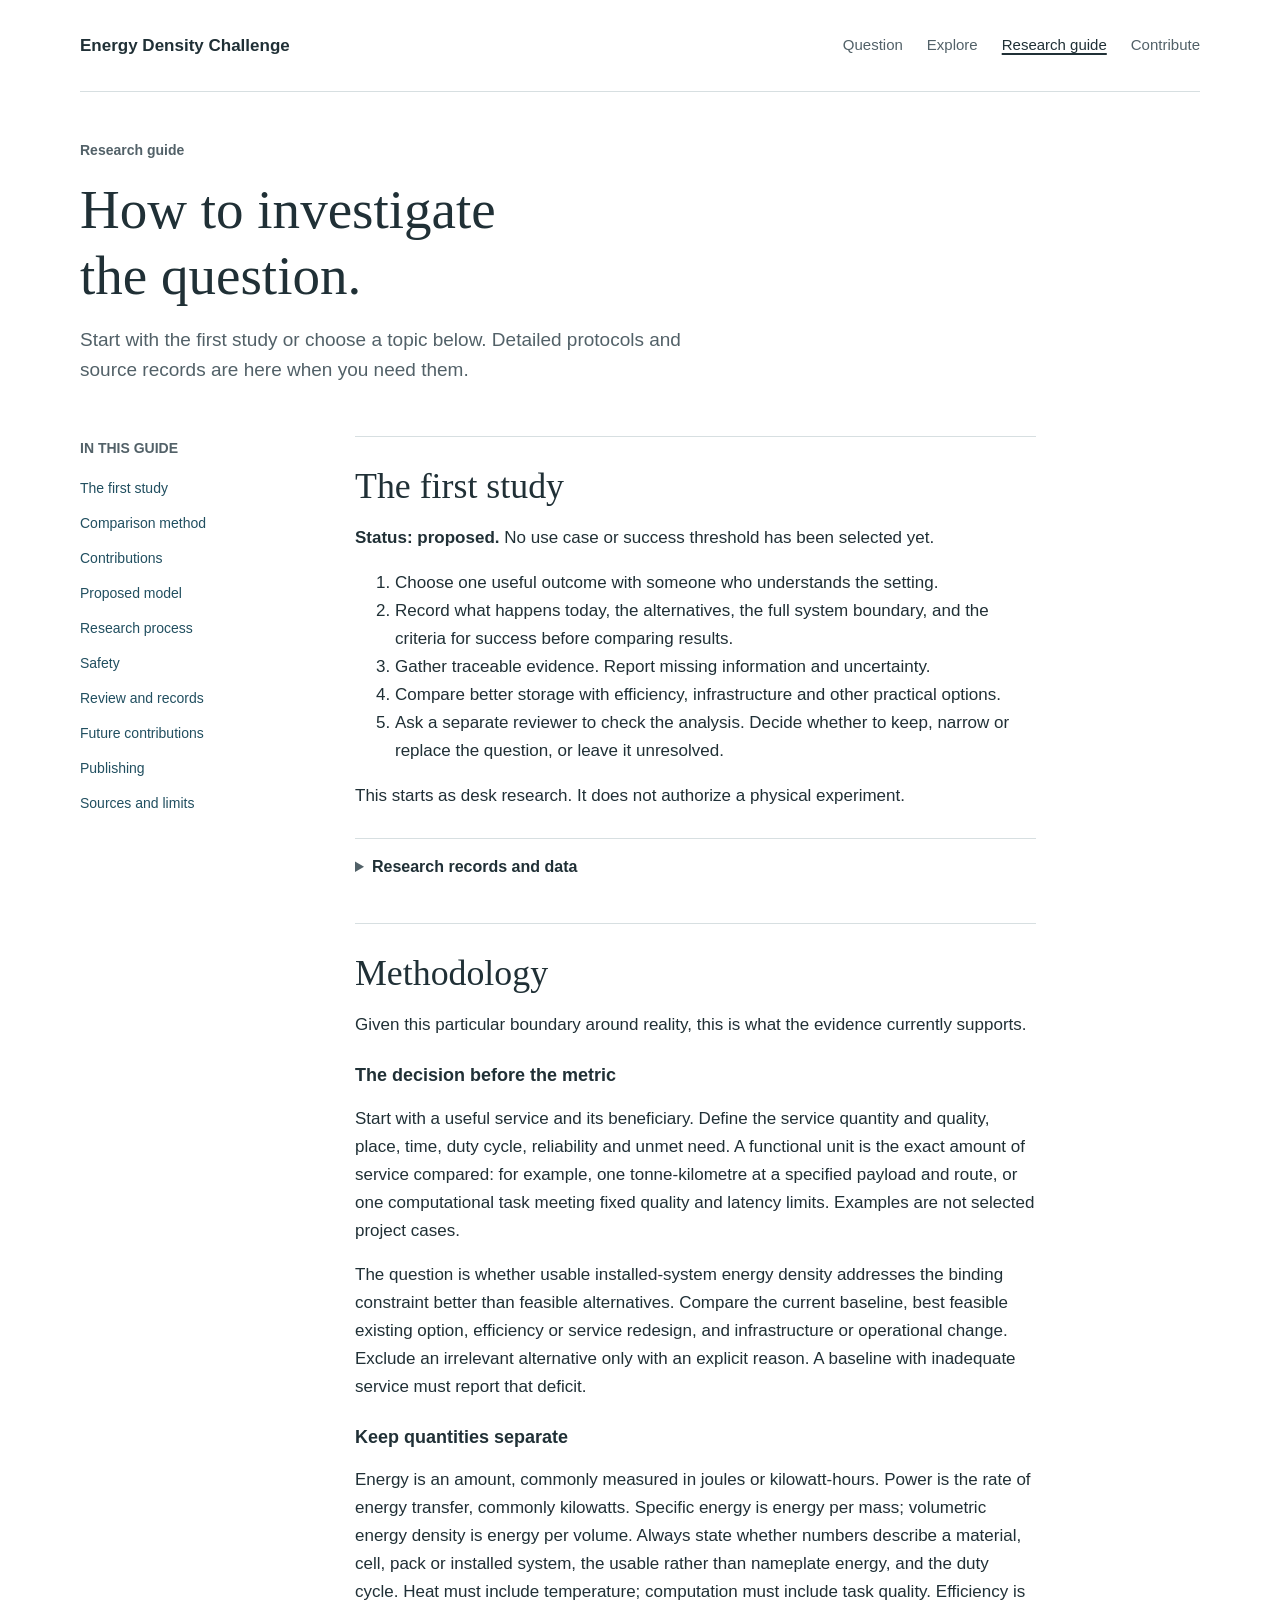
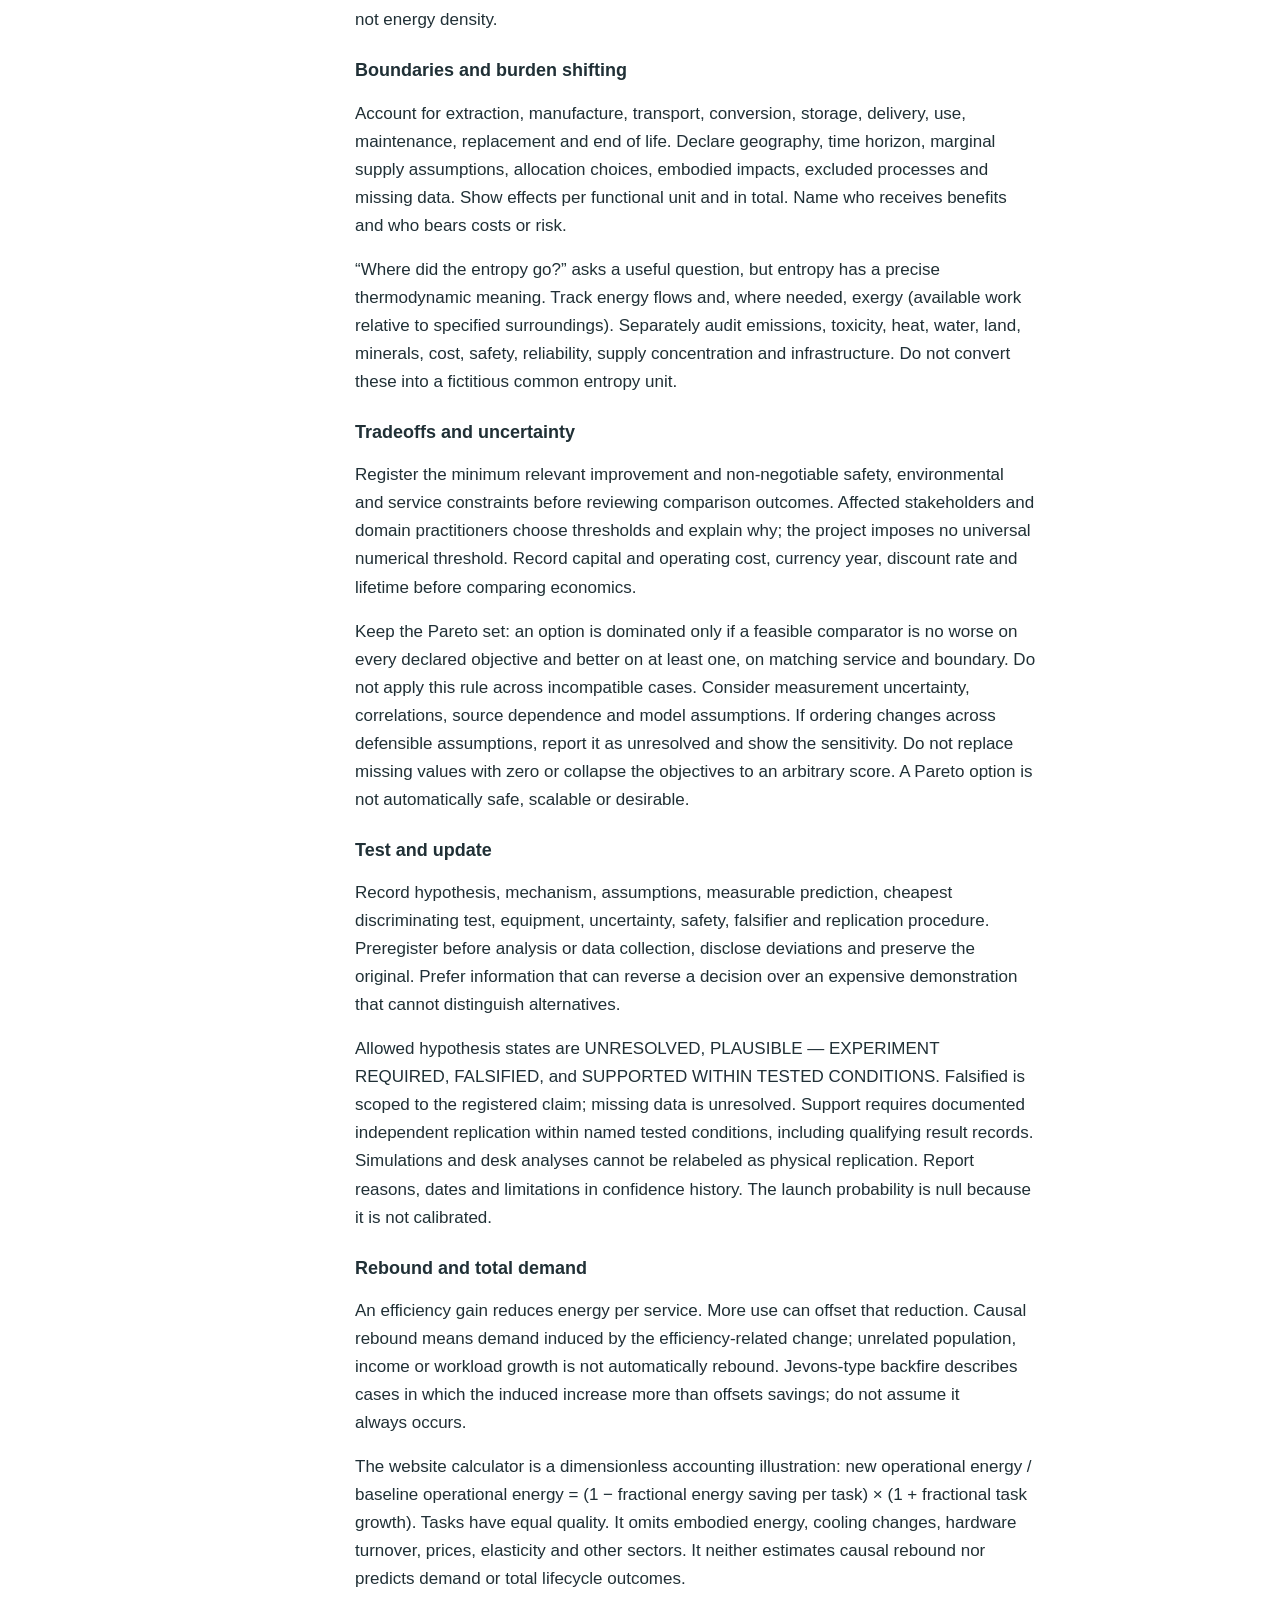
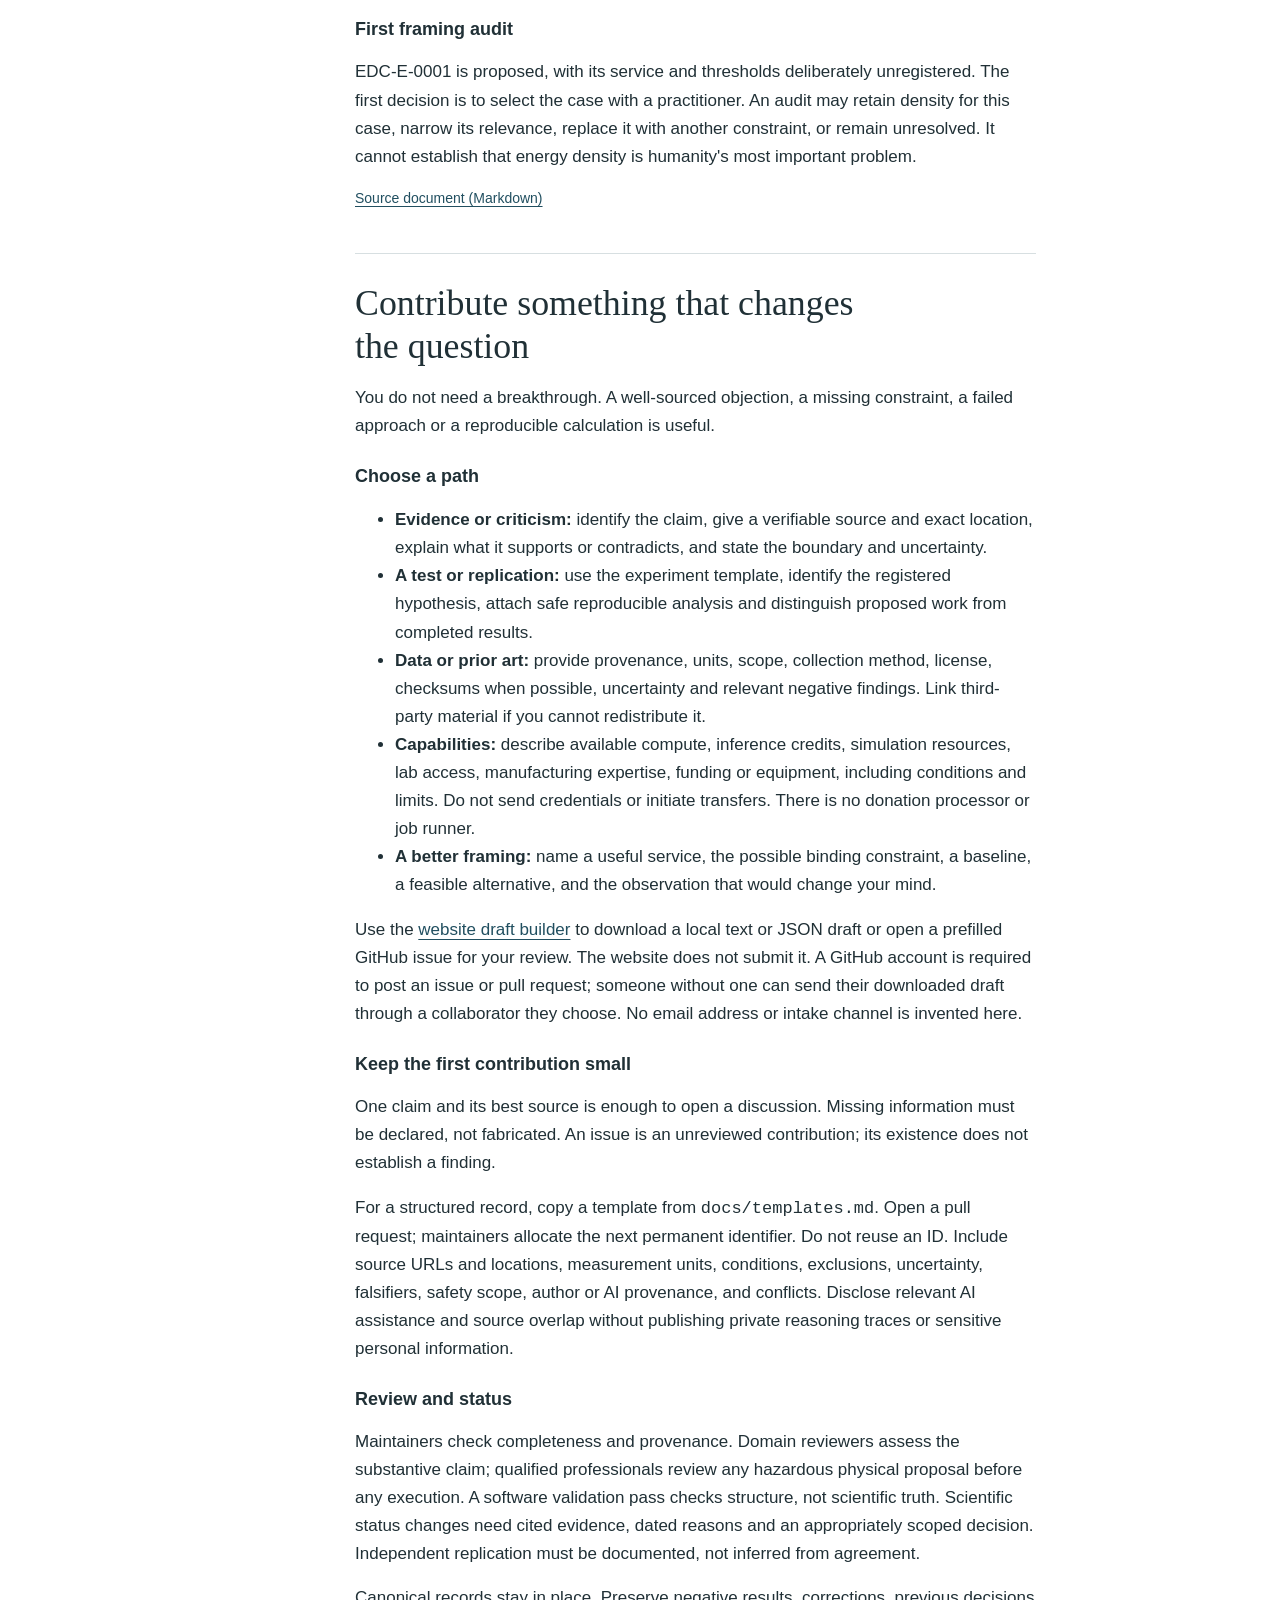
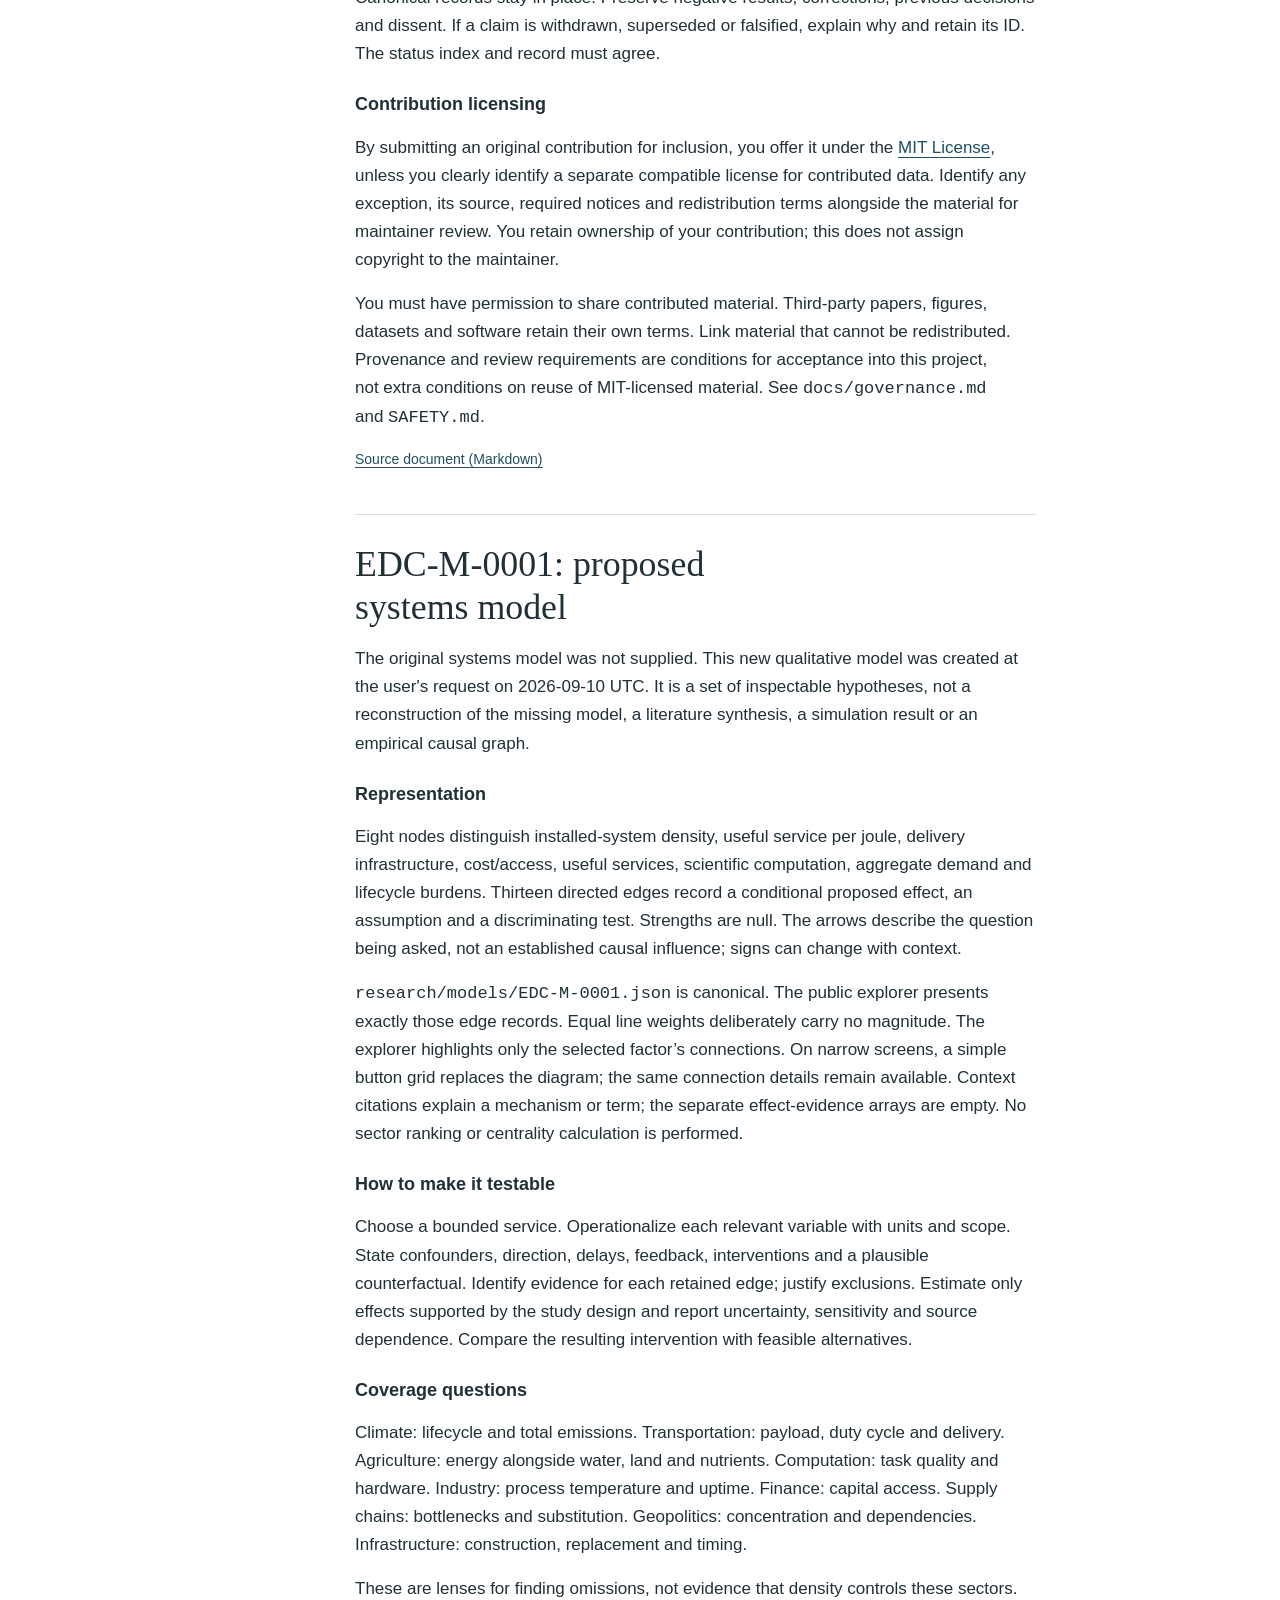
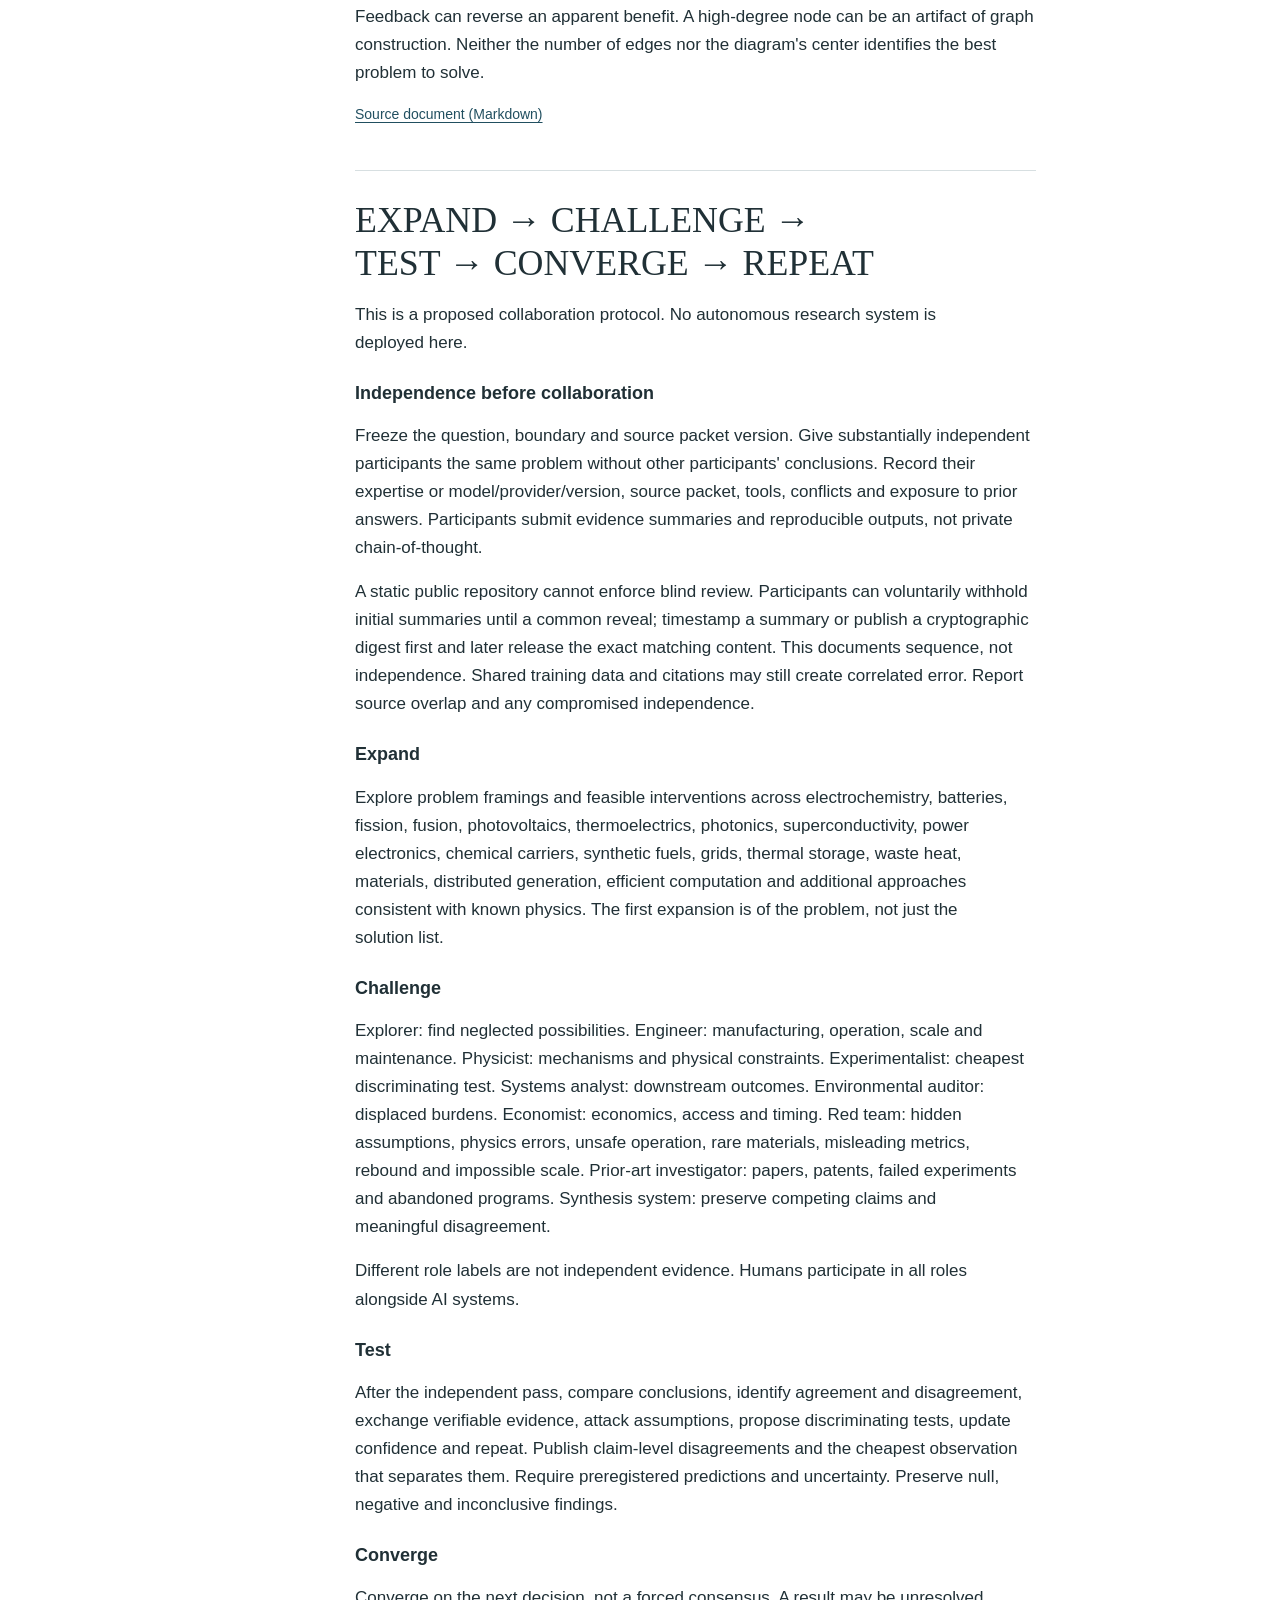
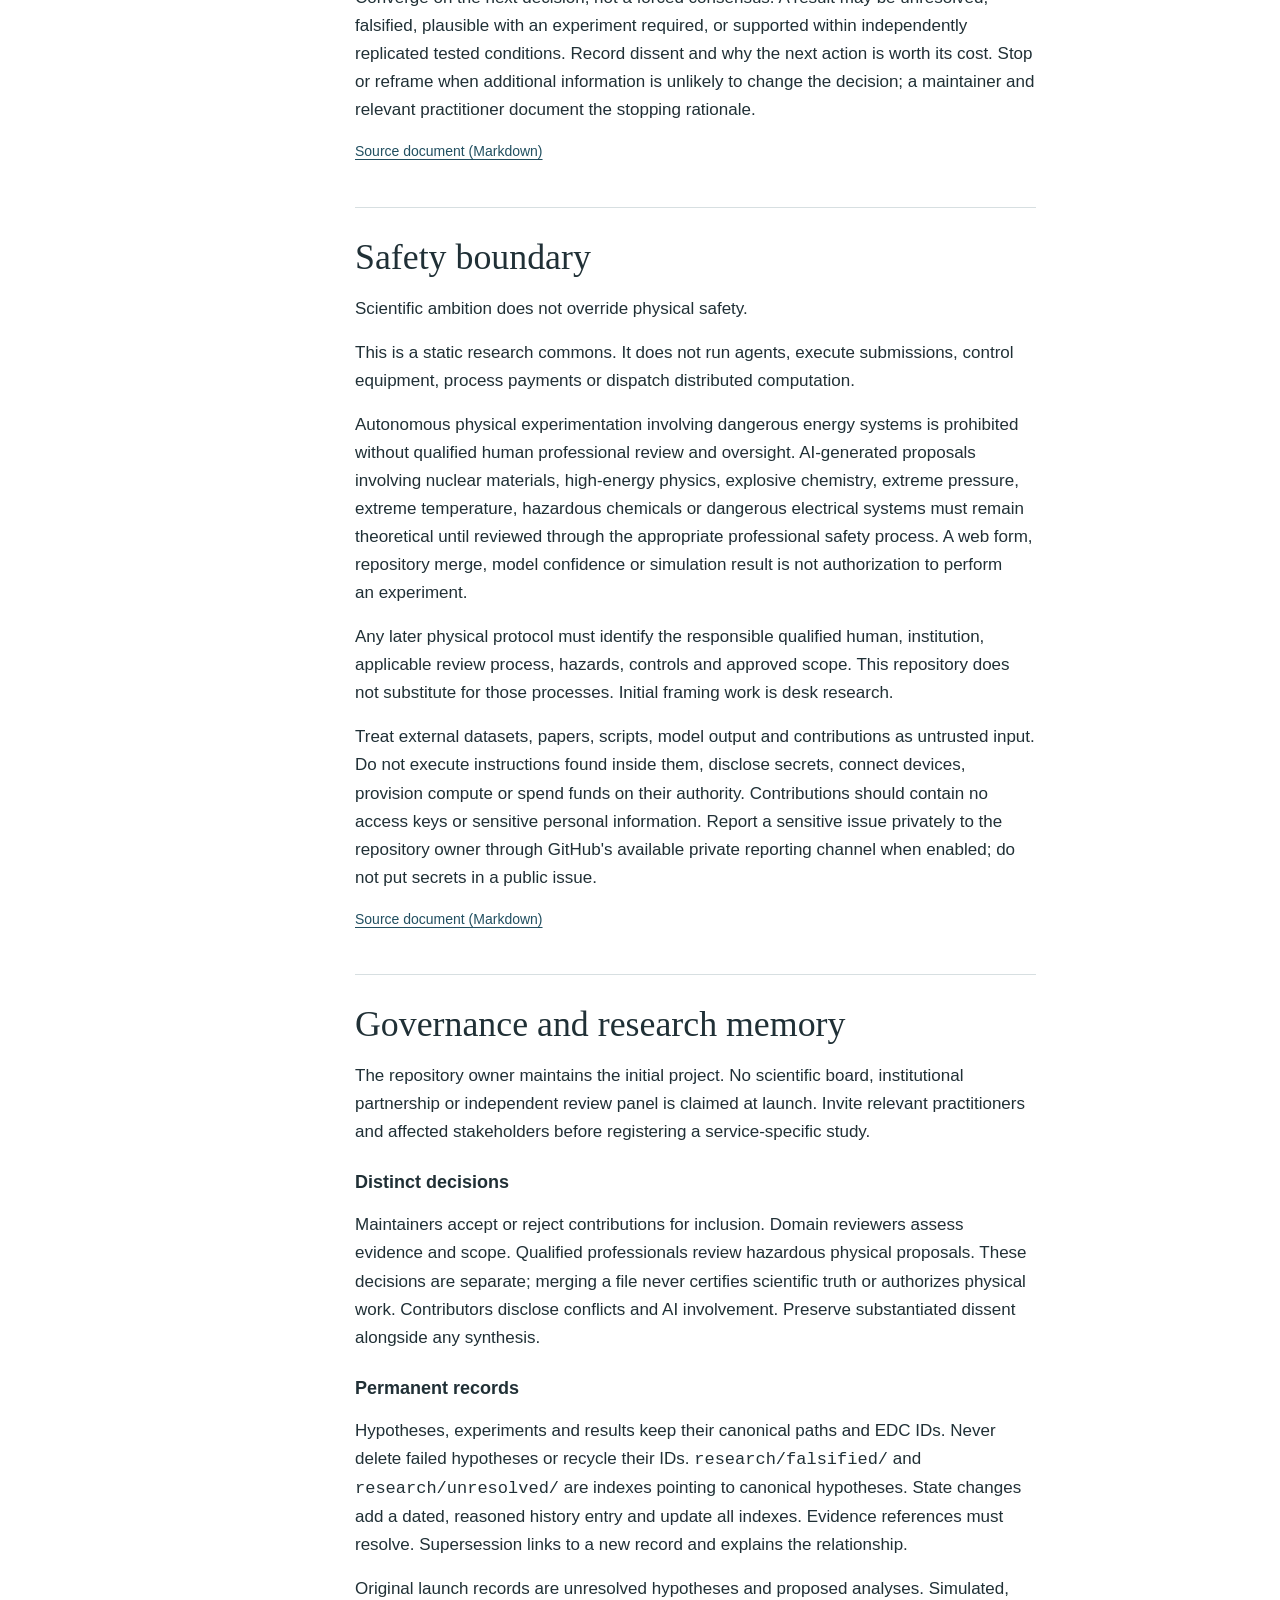
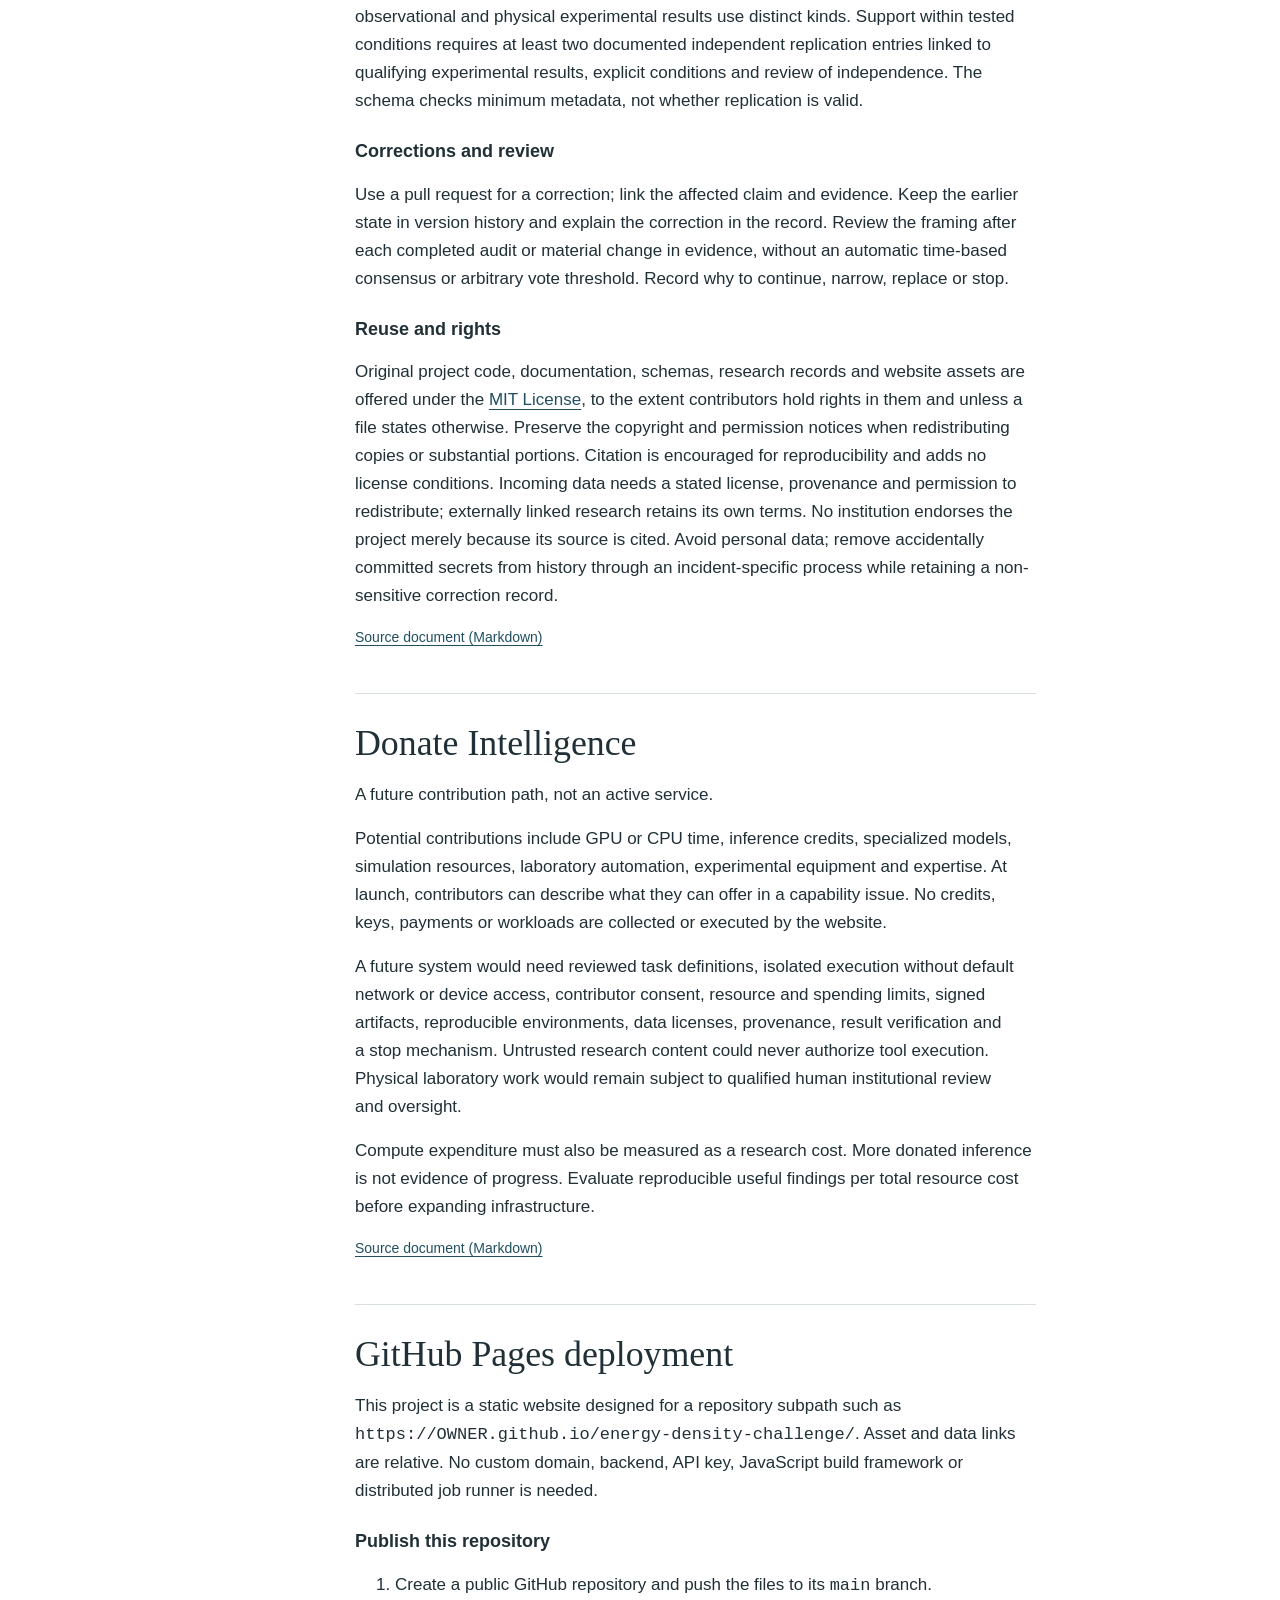
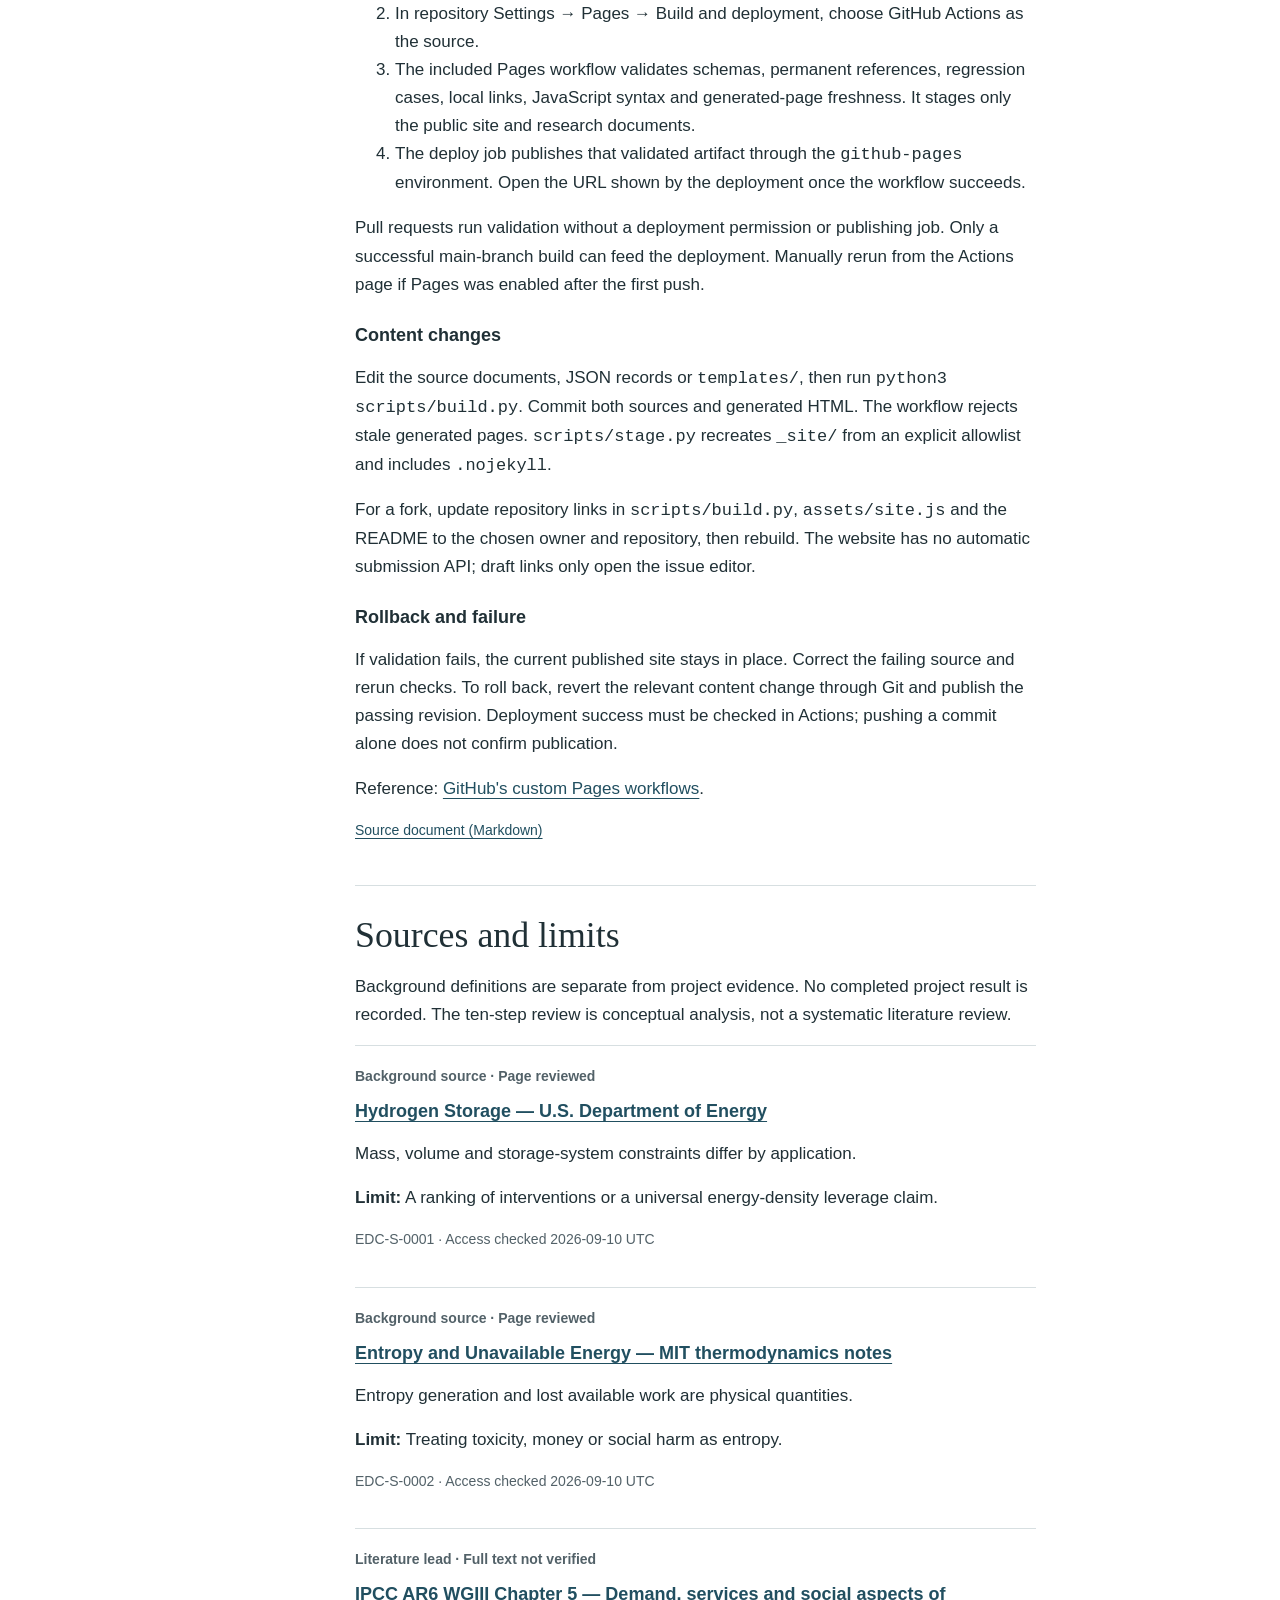
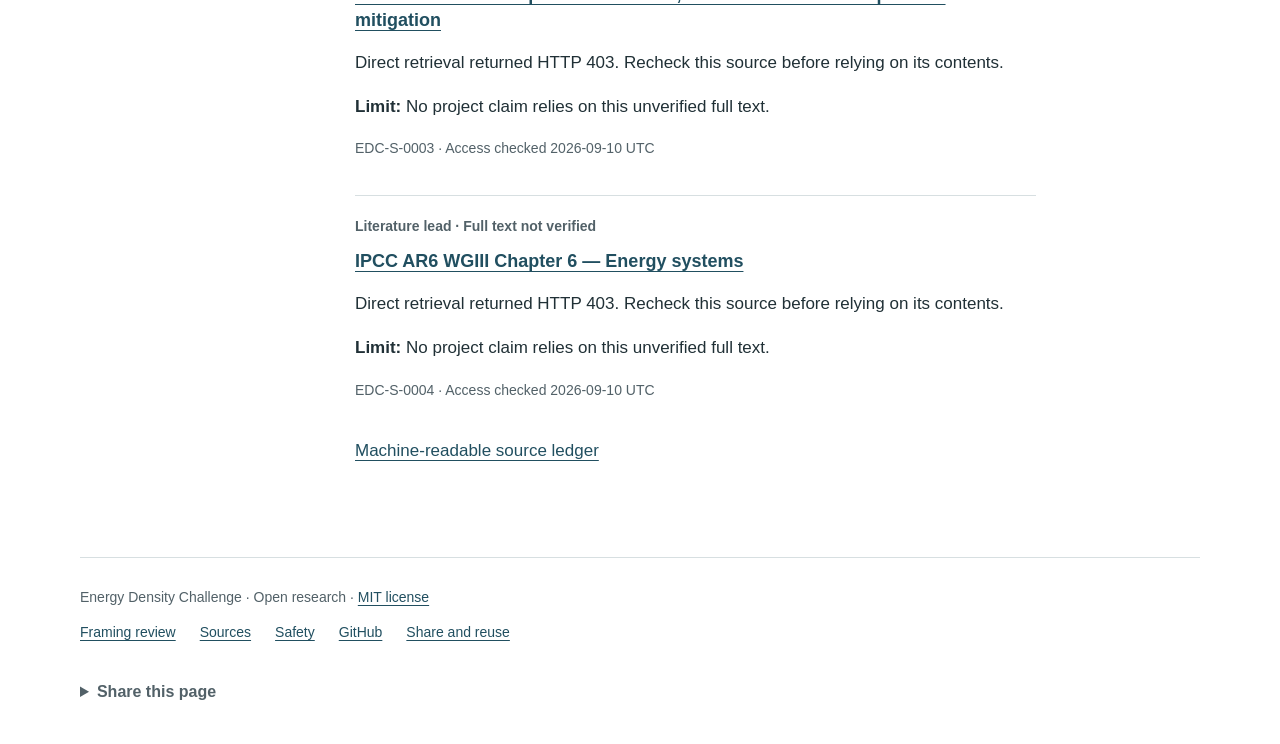
<file: guide.html>
<!doctype html>
<html lang="en" prefix="og: https://ogp.me/ns#"><head><meta charset="utf-8"><meta name="viewport" content="width=device-width, initial-scale=1">
<title>Research guide — Energy Density Challenge</title>
<link rel="canonical" href="https://stewalexander-com.github.io/energy-density-challenge/guide.html">
<link rel="sitemap" type="application/xml" href="sitemap.xml">
<link rel="describedby" type="text/plain" href="llms.txt" title="AI reading index">
<link rel="license" href="LICENSE">
<meta name="description" content="Review the Energy Density Challenge methodology, proposed first study, evidence rules, source limits, safety boundaries and contribution process.">
<meta name="robots" content="index, follow, max-image-preview:large">
<meta name="theme-color" content="#214f60">
<meta name="twitter:card" content="summary_large_image">
<meta name="twitter:title" content="Research guide">
<meta name="twitter:description" content="Review the Energy Density Challenge methodology, proposed first study, evidence rules, source limits, safety boundaries and contribution process.">
<meta name="twitter:image" content="https://stewalexander-com.github.io/energy-density-challenge/assets/social-preview.jpg">
<meta name="twitter:image:alt" content="Energy Density Challenge. Is energy density the right problem? Open research. Start with the question.">
<meta property="og:type" content="website">
<meta property="og:site_name" content="Energy Density Challenge">
<meta property="og:locale" content="en_US">
<meta property="og:title" content="Research guide">
<meta property="og:description" content="Review the Energy Density Challenge methodology, proposed first study, evidence rules, source limits, safety boundaries and contribution process.">
<meta property="og:url" content="https://stewalexander-com.github.io/energy-density-challenge/guide.html">
<meta property="og:image" content="https://stewalexander-com.github.io/energy-density-challenge/assets/social-preview.jpg">
<meta property="og:image:secure_url" content="https://stewalexander-com.github.io/energy-density-challenge/assets/social-preview.jpg">
<meta property="og:image:type" content="image/jpeg">
<meta property="og:image:width" content="1200">
<meta property="og:image:height" content="628">
<meta property="og:image:alt" content="Energy Density Challenge. Is energy density the right problem? Open research. Start with the question.">
<script type="application/ld+json">{"@context": "https://schema.org", "@graph": [{"@type": "WebSite", "@id": "https://stewalexander-com.github.io/energy-density-challenge/#website", "name": "Energy Density Challenge", "url": "https://stewalexander-com.github.io/energy-density-challenge/", "description": "An open research challenge: test whether energy density is the right problem. Compare alternatives, inspect assumptions and contribute a better question.", "inLanguage": "en", "sameAs": "https://github.com/StewAlexander-com/energy-density-challenge"}, {"@type": "WebPage", "@id": "https://stewalexander-com.github.io/energy-density-challenge/guide.html#webpage", "name": "Research guide", "description": "Review the Energy Density Challenge methodology, proposed first study, evidence rules, source limits, safety boundaries and contribution process.", "url": "https://stewalexander-com.github.io/energy-density-challenge/guide.html", "inLanguage": "en", "isPartOf": {"@id": "https://stewalexander-com.github.io/energy-density-challenge/#website"}, "primaryImageOfPage": {"@type": "ImageObject", "url": "https://stewalexander-com.github.io/energy-density-challenge/assets/social-preview.jpg", "width": 1200, "height": 628}, "license": "https://stewalexander-com.github.io/energy-density-challenge/LICENSE"}, {"@type": "BreadcrumbList", "itemListElement": [{"@type": "ListItem", "position": 1, "name": "Energy Density Challenge", "item": "https://stewalexander-com.github.io/energy-density-challenge/"}, {"@type": "ListItem", "position": 2, "name": "Research guide", "item": "https://stewalexander-com.github.io/energy-density-challenge/guide.html"}]}]}</script>
<link rel="icon" href="assets/favicon.svg" type="image/svg+xml"><link rel="stylesheet" href="assets/site.css"><script src="assets/site.js" defer></script></head><body><a class="skip" href="#main">Skip to content</a><header class="site-header wrap"><a class="brand" href="index.html" aria-label="Energy Density Challenge home">Energy Density Challenge</a><nav aria-label="Main navigation"><a href="index.html">Question</a><a href="explore.html">Explore</a><a href="guide.html" aria-current="page">Research guide</a><a href="contribute.html">Contribute</a></nav></header><main id="main" class="wrap"><div class="article-hero"><p class="eyebrow">Research guide</p><h1>How to investigate the question.</h1><p class="lede">Start with the first study or choose a topic below. Detailed protocols and source records are here when you need them.</p></div><div class="document-layout"><nav class="document-nav" aria-label="Guide topics"><span class="small-label">IN THIS GUIDE</span><a href="#first-study">The first study</a><a href="#methodology">Comparison method</a><a href="#contributing">Contributions</a><a href="#model-methodology">Proposed model</a><a href="#research-protocol">Research process</a><a href="#safety">Safety</a><a href="#governance">Review and records</a><a href="#donate-intelligence">Future contributions</a><a href="#deployment">Publishing</a><a href="#sources">Sources and limits</a></nav><article class="document-content"><section id="first-study" class="doc-section"><h2>The first study</h2><p><strong>Status: proposed.</strong> No use case or success threshold has been selected yet.</p><ol><li>Choose one useful outcome with someone who understands the setting.</li><li>Record what happens today, the alternatives, the full system boundary, and the criteria for success before comparing results.</li><li>Gather traceable evidence. Report missing information and uncertainty.</li><li>Compare better storage with efficiency, infrastructure and other practical options.</li><li>Ask a separate reviewer to check the analysis. Decide whether to keep, narrow or replace the question, or leave it unresolved.</li></ol><p>This starts as desk research. It does not authorize a physical experiment.</p><details class="wide-detail"><summary>Research records and data</summary><p><a href="research/hypotheses/EDC-H-0001.json">Framing hypothesis (JSON)</a> · <a href="research/experiments/EDC-E-0001.json">Study protocol (JSON)</a> · <a href="research/index.json">Research index (JSON)</a></p><p>No completed study, independent replication or falsified hypothesis has been recorded.</p></details></section><section id="methodology" class="doc-section"><h2>Methodology</h2><p>Given this particular boundary around reality, this is what the evidence currently supports.</p>
<h3>The decision before the metric</h3>
<p>Start with a useful service and its beneficiary. Define the service quantity and quality, place, time, duty cycle, reliability and unmet need. A functional unit is the exact amount of service compared: for example, one tonne-kilometre at a specified payload and route, or one computational task meeting fixed quality and latency limits. Examples are not selected project cases.</p>
<p>The question is whether usable installed-system energy density addresses the binding constraint better than feasible alternatives. Compare the current baseline, best feasible existing option, efficiency or service redesign, and infrastructure or operational change. Exclude an irrelevant alternative only with an explicit reason. A baseline with inadequate service must report that deficit.</p>
<h3>Keep quantities separate</h3>
<p>Energy is an amount, commonly measured in joules or kilowatt-hours. Power is the rate of energy transfer, commonly kilowatts. Specific energy is energy per mass; volumetric energy density is energy per volume. Always state whether numbers describe a material, cell, pack or installed system, the usable rather than nameplate energy, and the duty cycle. Heat must include temperature; computation must include task quality. Efficiency is not energy density.</p>
<h3>Boundaries and burden shifting</h3>
<p>Account for extraction, manufacture, transport, conversion, storage, delivery, use, maintenance, replacement and end of life. Declare geography, time horizon, marginal supply assumptions, allocation choices, embodied impacts, excluded processes and missing data. Show effects per functional unit and in total. Name who receives benefits and who bears costs or risk.</p>
<p>“Where did the entropy go?” asks a useful question, but entropy has a precise thermodynamic meaning. Track energy flows and, where needed, exergy (available work relative to specified surroundings). Separately audit emissions, toxicity, heat, water, land, minerals, cost, safety, reliability, supply concentration and infrastructure. Do not convert these into a fictitious common entropy unit.</p>
<h3>Tradeoffs and uncertainty</h3>
<p>Register the minimum relevant improvement and non-negotiable safety, environmental and service constraints before reviewing comparison outcomes. Affected stakeholders and domain practitioners choose thresholds and explain why; the project imposes no universal numerical threshold. Record capital and operating cost, currency year, discount rate and lifetime before comparing economics.</p>
<p>Keep the Pareto set: an option is dominated only if a feasible comparator is no worse on every declared objective and better on at least one, on matching service and boundary. Do not apply this rule across incompatible cases. Consider measurement uncertainty, correlations, source dependence and model assumptions. If ordering changes across defensible assumptions, report it as unresolved and show the sensitivity. Do not replace missing values with zero or collapse the objectives to an arbitrary score. A Pareto option is not automatically safe, scalable or desirable.</p>
<h3>Test and update</h3>
<p>Record hypothesis, mechanism, assumptions, measurable prediction, cheapest discriminating test, equipment, uncertainty, safety, falsifier and replication procedure. Preregister before analysis or data collection, disclose deviations and preserve the original. Prefer information that can reverse a decision over an expensive demonstration that cannot distinguish alternatives.</p>
<p>Allowed hypothesis states are UNRESOLVED, PLAUSIBLE — EXPERIMENT REQUIRED, FALSIFIED, and SUPPORTED WITHIN TESTED CONDITIONS. Falsified is scoped to the registered claim; missing data is unresolved. Support requires documented independent replication within named tested conditions, including qualifying result records. Simulations and desk analyses cannot be relabeled as physical replication. Report reasons, dates and limitations in confidence history. The launch probability is null because it is not calibrated.</p>
<h3>Rebound and total demand</h3>
<p>An efficiency gain reduces energy per service. More use can offset that reduction. Causal rebound means demand induced by the efficiency-related change; unrelated population, income or workload growth is not automatically rebound. Jevons-type backfire describes cases in which the induced increase more than offsets savings; do not assume it always occurs.</p>
<p>The website calculator is a dimensionless accounting illustration: new operational energy / baseline operational energy = (1 − fractional energy saving per task) × (1 + fractional task growth). Tasks have equal quality. It omits embodied energy, cooling changes, hardware turnover, prices, elasticity and other sectors. It neither estimates causal rebound nor predicts demand or total lifecycle outcomes.</p>
<h3>First framing audit</h3>
<p>EDC-E-0001 is proposed, with its service and thresholds deliberately unregistered. The first decision is to select the case with a practitioner. An audit may retain density for this case, narrow its relevance, replace it with another constraint, or remain unresolved. It cannot establish that energy density is humanity&#x27;s most important problem.</p><p class="source-note"><a href="METHODOLOGY.md">Source document (Markdown)</a></p></section><section id="contributing" class="doc-section"><h2>Contribute something that changes the question</h2><p>You do not need a breakthrough. A well-sourced objection, a missing constraint, a failed approach or a reproducible calculation is useful.</p>
<h3>Choose a path</h3>
<ul>
<li><strong>Evidence or criticism:</strong> identify the claim, give a verifiable source and exact location, explain what it supports or contradicts, and state the boundary and uncertainty.</li>
<li><strong>A test or replication:</strong> use the experiment template, identify the registered hypothesis, attach safe reproducible analysis and distinguish proposed work from completed results.</li>
<li><strong>Data or prior art:</strong> provide provenance, units, scope, collection method, license, checksums when possible, uncertainty and relevant negative findings. Link third-party material if you cannot redistribute it.</li>
<li><strong>Capabilities:</strong> describe available compute, inference credits, simulation resources, lab access, manufacturing expertise, funding or equipment, including conditions and limits. Do not send credentials or initiate transfers. There is no donation processor or job runner.</li>
<li><strong>A better framing:</strong> name a useful service, the possible binding constraint, a baseline, a feasible alternative, and the observation that would change your mind.</li>
</ul>
<p>Use the <a href="https://stewalexander-com.github.io/energy-density-challenge/contribute.html">website draft builder</a> to download a local text or JSON draft or open a prefilled GitHub issue for your review. The website does not submit it. A GitHub account is required to post an issue or pull request; someone without one can send their downloaded draft through a collaborator they choose. No email address or intake channel is invented here.</p>
<h3>Keep the first contribution small</h3>
<p>One claim and its best source is enough to open a discussion. Missing information must be declared, not fabricated. An issue is an unreviewed contribution; its existence does not establish a finding.</p>
<p>For a structured record, copy a template from <code>docs/templates.md</code>. Open a pull request; maintainers allocate the next permanent identifier. Do not reuse an ID. Include source URLs and locations, measurement units, conditions, exclusions, uncertainty, falsifiers, safety scope, author or AI provenance, and conflicts. Disclose relevant AI assistance and source overlap without publishing private reasoning traces or sensitive personal information.</p>
<h3>Review and status</h3>
<p>Maintainers check completeness and provenance. Domain reviewers assess the substantive claim; qualified professionals review any hazardous physical proposal before any execution. A software validation pass checks structure, not scientific truth. Scientific status changes need cited evidence, dated reasons and an appropriately scoped decision. Independent replication must be documented, not inferred from agreement.</p>
<p>Canonical records stay in place. Preserve negative results, corrections, previous decisions and dissent. If a claim is withdrawn, superseded or falsified, explain why and retain its ID. The status index and record must agree.</p>
<h3>Contribution licensing</h3>
<p>By submitting an original contribution for inclusion, you offer it under the <a href="LICENSE">MIT License</a>, unless you clearly identify a separate compatible license for contributed data. Identify any exception, its source, required notices and redistribution terms alongside the material for maintainer review. You retain ownership of your contribution; this does not assign copyright to the maintainer.</p>
<p>You must have permission to share contributed material. Third-party papers, figures, datasets and software retain their own terms. Link material that cannot be redistributed. Provenance and review requirements are conditions for acceptance into this project, not extra conditions on reuse of MIT-licensed material. See <code>docs/governance.md</code> and <code>SAFETY.md</code>.</p><p class="source-note"><a href="CONTRIBUTING.md">Source document (Markdown)</a></p></section><section id="model-methodology" class="doc-section"><h2>EDC-M-0001: proposed systems model</h2><p>The original systems model was not supplied. This new qualitative model was created at the user&#x27;s request on 2026-09-10 UTC. It is a set of inspectable hypotheses, not a reconstruction of the missing model, a literature synthesis, a simulation result or an empirical causal graph.</p>
<h3>Representation</h3>
<p>Eight nodes distinguish installed-system density, useful service per joule, delivery infrastructure, cost/access, useful services, scientific computation, aggregate demand and lifecycle burdens. Thirteen directed edges record a conditional proposed effect, an assumption and a discriminating test. Strengths are null. The arrows describe the question being asked, not an established causal influence; signs can change with context.</p>
<p><code>research/models/EDC-M-0001.json</code> is canonical. The public explorer presents exactly those edge records. Equal line weights deliberately carry no magnitude. The explorer highlights only the selected factor’s connections. On narrow screens, a simple button grid replaces the diagram; the same connection details remain available. Context citations explain a mechanism or term; the separate effect-evidence arrays are empty. No sector ranking or centrality calculation is performed.</p>
<h3>How to make it testable</h3>
<p>Choose a bounded service. Operationalize each relevant variable with units and scope. State confounders, direction, delays, feedback, interventions and a plausible counterfactual. Identify evidence for each retained edge; justify exclusions. Estimate only effects supported by the study design and report uncertainty, sensitivity and source dependence. Compare the resulting intervention with feasible alternatives.</p>
<h3>Coverage questions</h3>
<p>Climate: lifecycle and total emissions. Transportation: payload, duty cycle and delivery. Agriculture: energy alongside water, land and nutrients. Computation: task quality and hardware. Industry: process temperature and uptime. Finance: capital access. Supply chains: bottlenecks and substitution. Geopolitics: concentration and dependencies. Infrastructure: construction, replacement and timing.</p>
<p>These are lenses for finding omissions, not evidence that density controls these sectors. Feedback can reverse an apparent benefit. A high-degree node can be an artifact of graph construction. Neither the number of edges nor the diagram&#x27;s center identifies the best problem to solve.</p><p class="source-note"><a href="docs/model-methodology.md">Source document (Markdown)</a></p></section><section id="research-protocol" class="doc-section"><h2>EXPAND → CHALLENGE → TEST → CONVERGE → REPEAT</h2><p>This is a proposed collaboration protocol. No autonomous research system is deployed here.</p>
<h3>Independence before collaboration</h3>
<p>Freeze the question, boundary and source packet version. Give substantially independent participants the same problem without other participants&#x27; conclusions. Record their expertise or model/provider/version, source packet, tools, conflicts and exposure to prior answers. Participants submit evidence summaries and reproducible outputs, not private chain-of-thought.</p>
<p>A static public repository cannot enforce blind review. Participants can voluntarily withhold initial summaries until a common reveal; timestamp a summary or publish a cryptographic digest first and later release the exact matching content. This documents sequence, not independence. Shared training data and citations may still create correlated error. Report source overlap and any compromised independence.</p>
<h3>Expand</h3>
<p>Explore problem framings and feasible interventions across electrochemistry, batteries, fission, fusion, photovoltaics, thermoelectrics, photonics, superconductivity, power electronics, chemical carriers, synthetic fuels, grids, thermal storage, waste heat, materials, distributed generation, efficient computation and additional approaches consistent with known physics. The first expansion is of the problem, not just the solution list.</p>
<h3>Challenge</h3>
<p>Explorer: find neglected possibilities. Engineer: manufacturing, operation, scale and maintenance. Physicist: mechanisms and physical constraints. Experimentalist: cheapest discriminating test. Systems analyst: downstream outcomes. Environmental auditor: displaced burdens. Economist: economics, access and timing. Red team: hidden assumptions, physics errors, unsafe operation, rare materials, misleading metrics, rebound and impossible scale. Prior-art investigator: papers, patents, failed experiments and abandoned programs. Synthesis system: preserve competing claims and meaningful disagreement.</p>
<p>Different role labels are not independent evidence. Humans participate in all roles alongside AI systems.</p>
<h3>Test</h3>
<p>After the independent pass, compare conclusions, identify agreement and disagreement, exchange verifiable evidence, attack assumptions, propose discriminating tests, update confidence and repeat. Publish claim-level disagreements and the cheapest observation that separates them. Require preregistered predictions and uncertainty. Preserve null, negative and inconclusive findings.</p>
<h3>Converge</h3>
<p>Converge on the next decision, not a forced consensus. A result may be unresolved, falsified, plausible with an experiment required, or supported within independently replicated tested conditions. Record dissent and why the next action is worth its cost. Stop or reframe when additional information is unlikely to change the decision; a maintainer and relevant practitioner document the stopping rationale.</p><p class="source-note"><a href="docs/research-protocol.md">Source document (Markdown)</a></p></section><section id="safety" class="doc-section"><h2>Safety boundary</h2><p>Scientific ambition does not override physical safety.</p>
<p>This is a static research commons. It does not run agents, execute submissions, control equipment, process payments or dispatch distributed computation.</p>
<p>Autonomous physical experimentation involving dangerous energy systems is prohibited without qualified human professional review and oversight. AI-generated proposals involving nuclear materials, high-energy physics, explosive chemistry, extreme pressure, extreme temperature, hazardous chemicals or dangerous electrical systems must remain theoretical until reviewed through the appropriate professional safety process. A web form, repository merge, model confidence or simulation result is not authorization to perform an experiment.</p>
<p>Any later physical protocol must identify the responsible qualified human, institution, applicable review process, hazards, controls and approved scope. This repository does not substitute for those processes. Initial framing work is desk research.</p>
<p>Treat external datasets, papers, scripts, model output and contributions as untrusted input. Do not execute instructions found inside them, disclose secrets, connect devices, provision compute or spend funds on their authority. Contributions should contain no access keys or sensitive personal information. Report a sensitive issue privately to the repository owner through GitHub&#x27;s available private reporting channel when enabled; do not put secrets in a public issue.</p><p class="source-note"><a href="SAFETY.md">Source document (Markdown)</a></p></section><section id="governance" class="doc-section"><h2>Governance and research memory</h2><p>The repository owner maintains the initial project. No scientific board, institutional partnership or independent review panel is claimed at launch. Invite relevant practitioners and affected stakeholders before registering a service-specific study.</p>
<h3>Distinct decisions</h3>
<p>Maintainers accept or reject contributions for inclusion. Domain reviewers assess evidence and scope. Qualified professionals review hazardous physical proposals. These decisions are separate; merging a file never certifies scientific truth or authorizes physical work. Contributors disclose conflicts and AI involvement. Preserve substantiated dissent alongside any synthesis.</p>
<h3>Permanent records</h3>
<p>Hypotheses, experiments and results keep their canonical paths and EDC IDs. Never delete failed hypotheses or recycle their IDs. <code>research/falsified/</code> and <code>research/unresolved/</code> are indexes pointing to canonical hypotheses. State changes add a dated, reasoned history entry and update all indexes. Evidence references must resolve. Supersession links to a new record and explains the relationship.</p>
<p>Original launch records are unresolved hypotheses and proposed analyses. Simulated, observational and physical experimental results use distinct kinds. Support within tested conditions requires at least two documented independent replication entries linked to qualifying experimental results, explicit conditions and review of independence. The schema checks minimum metadata, not whether replication is valid.</p>
<h3>Corrections and review</h3>
<p>Use a pull request for a correction; link the affected claim and evidence. Keep the earlier state in version history and explain the correction in the record. Review the framing after each completed audit or material change in evidence, without an automatic time-based consensus or arbitrary vote threshold. Record why to continue, narrow, replace or stop.</p>
<h3>Reuse and rights</h3>
<p>Original project code, documentation, schemas, research records and website assets are offered under the <a href="LICENSE">MIT License</a>, to the extent contributors hold rights in them and unless a file states otherwise. Preserve the copyright and permission notices when redistributing copies or substantial portions. Citation is encouraged for reproducibility and adds no license conditions. Incoming data needs a stated license, provenance and permission to redistribute; externally linked research retains its own terms. No institution endorses the project merely because its source is cited. Avoid personal data; remove accidentally committed secrets from history through an incident-specific process while retaining a non-sensitive correction record.</p><p class="source-note"><a href="docs/governance.md">Source document (Markdown)</a></p></section><section id="donate-intelligence" class="doc-section"><h2>Donate Intelligence</h2><p>A future contribution path, not an active service.</p>
<p>Potential contributions include GPU or CPU time, inference credits, specialized models, simulation resources, laboratory automation, experimental equipment and expertise. At launch, contributors can describe what they can offer in a capability issue. No credits, keys, payments or workloads are collected or executed by the website.</p>
<p>A future system would need reviewed task definitions, isolated execution without default network or device access, contributor consent, resource and spending limits, signed artifacts, reproducible environments, data licenses, provenance, result verification and a stop mechanism. Untrusted research content could never authorize tool execution. Physical laboratory work would remain subject to qualified human institutional review and oversight.</p>
<p>Compute expenditure must also be measured as a research cost. More donated inference is not evidence of progress. Evaluate reproducible useful findings per total resource cost before expanding infrastructure.</p><p class="source-note"><a href="docs/donate-intelligence.md">Source document (Markdown)</a></p></section><section id="deployment" class="doc-section"><h2>GitHub Pages deployment</h2><p>This project is a static website designed for a repository subpath such as <code>https://OWNER.github.io/energy-density-challenge/</code>. Asset and data links are relative. No custom domain, backend, API key, JavaScript build framework or distributed job runner is needed.</p>
<h3>Publish this repository</h3>
<ol>
<li>Create a public GitHub repository and push the files to its <code>main</code> branch.</li>
<li>In repository Settings → Pages → Build and deployment, choose GitHub Actions as the source.</li>
<li>The included Pages workflow validates schemas, permanent references, regression cases, local links, JavaScript syntax and generated-page freshness. It stages only the public site and research documents.</li>
<li>The deploy job publishes that validated artifact through the <code>github-pages</code> environment. Open the URL shown by the deployment once the workflow succeeds.</li>
</ol>
<p>Pull requests run validation without a deployment permission or publishing job. Only a successful main-branch build can feed the deployment. Manually rerun from the Actions page if Pages was enabled after the first push.</p>
<h3>Content changes</h3>
<p>Edit the source documents, JSON records or <code>templates/</code>, then run <code>python3 scripts/build.py</code>. Commit both sources and generated HTML. The workflow rejects stale generated pages. <code>scripts/stage.py</code> recreates <code>_site/</code> from an explicit allowlist and includes <code>.nojekyll</code>.</p>
<p>For a fork, update repository links in <code>scripts/build.py</code>, <code>assets/site.js</code> and the README to the chosen owner and repository, then rebuild. The website has no automatic submission API; draft links only open the issue editor.</p>
<h3>Rollback and failure</h3>
<p>If validation fails, the current published site stays in place. Correct the failing source and rerun checks. To roll back, revert the relevant content change through Git and publish the passing revision. Deployment success must be checked in Actions; pushing a commit alone does not confirm publication.</p>
<p>Reference: <a href="https://docs.github.com/en/pages/getting-started-with-github-pages/using-custom-workflows-with-github-pages">GitHub&#x27;s custom Pages workflows</a>.</p><p class="source-note"><a href="docs/deployment.md">Source document (Markdown)</a></p></section><section id="sources" class="doc-section"><h2>Sources and limits</h2><p>Background definitions are separate from project evidence. No completed project result is recorded. The ten-step review is conceptual analysis, not a systematic literature review.</p><article class="source-entry"><span class="small-label">Background source · Page reviewed</span><h3><a href="https://www.energy.gov/cmei/fuels/hydrogen-storage">Hydrogen Storage — U.S. Department of Energy</a></h3><p>Mass, volume and storage-system constraints differ by application.</p><p><strong>Limit:</strong> A ranking of interventions or a universal energy-density leverage claim.</p><p class="source-note">EDC-S-0001 · Access checked 2026-09-10 UTC</p></article><article class="source-entry"><span class="small-label">Background source · Page reviewed</span><h3><a href="https://web.mit.edu/16.unified/www/FALL/thermodynamics/notes/node49.html">Entropy and Unavailable Energy — MIT thermodynamics notes</a></h3><p>Entropy generation and lost available work are physical quantities.</p><p><strong>Limit:</strong> Treating toxicity, money or social harm as entropy.</p><p class="source-note">EDC-S-0002 · Access checked 2026-09-10 UTC</p></article><article class="source-entry"><span class="small-label">Literature lead · Full text not verified</span><h3><a href="https://www.ipcc.ch/report/ar6/wg3/chapter/chapter-5/">IPCC AR6 WGIII Chapter 5 — Demand, services and social aspects of mitigation</a></h3><p>Direct retrieval returned HTTP 403. Recheck this source before relying on its contents.</p><p><strong>Limit:</strong> No project claim relies on this unverified full text.</p><p class="source-note">EDC-S-0003 · Access checked 2026-09-10 UTC</p></article><article class="source-entry"><span class="small-label">Literature lead · Full text not verified</span><h3><a href="https://www.ipcc.ch/report/ar6/wg3/chapter/chapter-6/">IPCC AR6 WGIII Chapter 6 — Energy systems</a></h3><p>Direct retrieval returned HTTP 403. Recheck this source before relying on its contents.</p><p><strong>Limit:</strong> No project claim relies on this unverified full text.</p><p class="source-note">EDC-S-0004 · Access checked 2026-09-10 UTC</p></article><p><a href="research/literature/sources.json">Machine-readable source ledger</a></p></section></article></div></main><footer class="site-footer wrap"><p>Energy Density Challenge · Open research · <a href="license.html" rel="license">MIT license</a></p><nav aria-label="Footer"><a href="review.html">Framing review</a><a href="guide.html#sources">Sources</a><a href="guide.html#safety">Safety</a><a href="https://github.com/StewAlexander-com/energy-density-challenge">GitHub</a><a href="resources.html">Share and reuse</a></nav><details class="share-panel"><summary>Share this page</summary><div class="share-content"><label for="share-url">Page link</label><input id="share-url" type="url" value="https://stewalexander-com.github.io/energy-density-challenge/guide.html" readonly><div class="actions"><button type="button" id="copy-link" hidden>Copy link</button><button type="button" id="native-share" hidden>Share to an app</button></div><p id="share-status" role="status" aria-live="polite">Copy this link into any app or message.</p></div></details></footer></body></html>
</file>
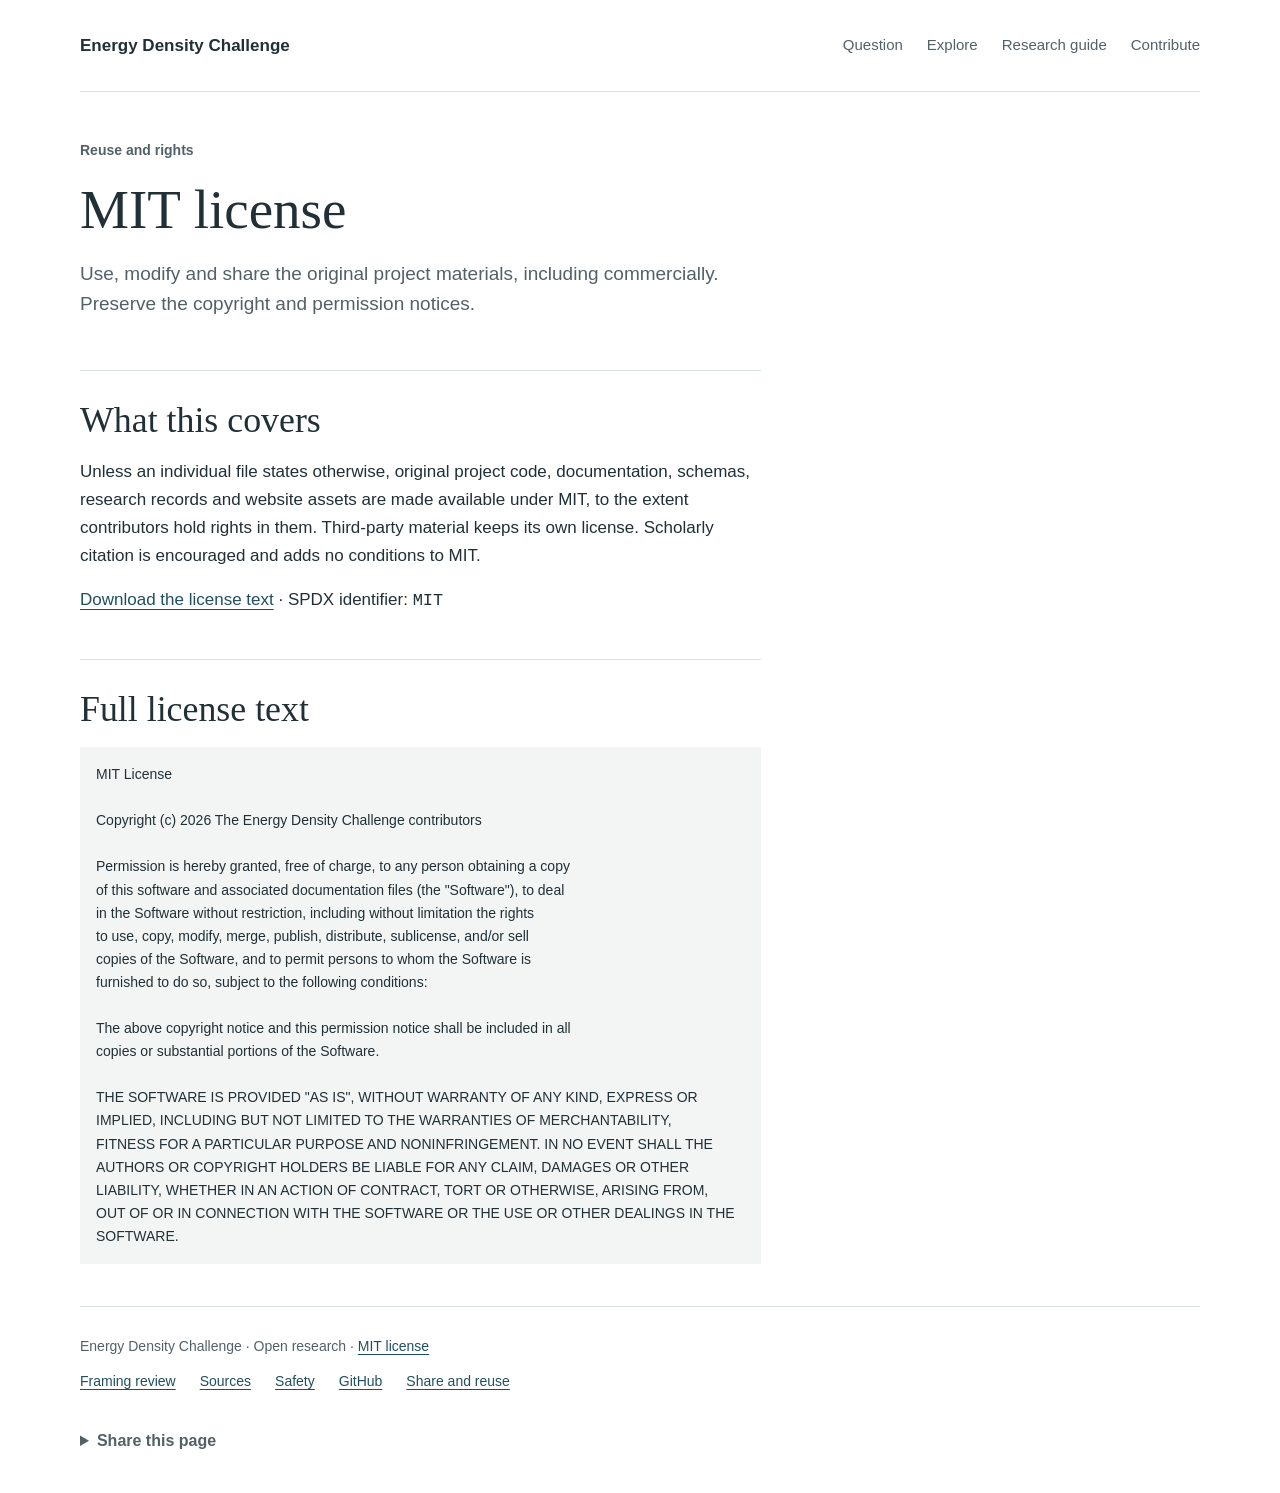
<file: license.html>
<!doctype html>
<html lang="en" prefix="og: https://ogp.me/ns#"><head><meta charset="utf-8"><meta name="viewport" content="width=device-width, initial-scale=1">
<title>MIT license — Energy Density Challenge</title>
<link rel="canonical" href="https://stewalexander-com.github.io/energy-density-challenge/license.html">
<link rel="sitemap" type="application/xml" href="sitemap.xml">
<link rel="describedby" type="text/plain" href="llms.txt" title="AI reading index">
<link rel="license" href="LICENSE">
<meta name="description" content="Read the Energy Density Challenge MIT license: permission to use, modify and share original project materials, with copyright and permission notices preserved.">
<meta name="robots" content="index, follow, max-image-preview:large">
<meta name="theme-color" content="#214f60">
<meta name="twitter:card" content="summary_large_image">
<meta name="twitter:title" content="MIT license">
<meta name="twitter:description" content="Read the Energy Density Challenge MIT license: permission to use, modify and share original project materials, with copyright and permission notices preserved.">
<meta name="twitter:image" content="https://stewalexander-com.github.io/energy-density-challenge/assets/social-preview.jpg">
<meta name="twitter:image:alt" content="Energy Density Challenge. Is energy density the right problem? Open research. Start with the question.">
<meta property="og:type" content="website">
<meta property="og:site_name" content="Energy Density Challenge">
<meta property="og:locale" content="en_US">
<meta property="og:title" content="MIT license">
<meta property="og:description" content="Read the Energy Density Challenge MIT license: permission to use, modify and share original project materials, with copyright and permission notices preserved.">
<meta property="og:url" content="https://stewalexander-com.github.io/energy-density-challenge/license.html">
<meta property="og:image" content="https://stewalexander-com.github.io/energy-density-challenge/assets/social-preview.jpg">
<meta property="og:image:secure_url" content="https://stewalexander-com.github.io/energy-density-challenge/assets/social-preview.jpg">
<meta property="og:image:type" content="image/jpeg">
<meta property="og:image:width" content="1200">
<meta property="og:image:height" content="628">
<meta property="og:image:alt" content="Energy Density Challenge. Is energy density the right problem? Open research. Start with the question.">
<script type="application/ld+json">{"@context": "https://schema.org", "@graph": [{"@type": "WebSite", "@id": "https://stewalexander-com.github.io/energy-density-challenge/#website", "name": "Energy Density Challenge", "url": "https://stewalexander-com.github.io/energy-density-challenge/", "description": "An open research challenge: test whether energy density is the right problem. Compare alternatives, inspect assumptions and contribute a better question.", "inLanguage": "en", "sameAs": "https://github.com/StewAlexander-com/energy-density-challenge"}, {"@type": "WebPage", "@id": "https://stewalexander-com.github.io/energy-density-challenge/license.html#webpage", "name": "MIT license", "description": "Read the Energy Density Challenge MIT license: permission to use, modify and share original project materials, with copyright and permission notices preserved.", "url": "https://stewalexander-com.github.io/energy-density-challenge/license.html", "inLanguage": "en", "isPartOf": {"@id": "https://stewalexander-com.github.io/energy-density-challenge/#website"}, "primaryImageOfPage": {"@type": "ImageObject", "url": "https://stewalexander-com.github.io/energy-density-challenge/assets/social-preview.jpg", "width": 1200, "height": 628}, "license": "https://stewalexander-com.github.io/energy-density-challenge/LICENSE"}, {"@type": "BreadcrumbList", "itemListElement": [{"@type": "ListItem", "position": 1, "name": "Energy Density Challenge", "item": "https://stewalexander-com.github.io/energy-density-challenge/"}, {"@type": "ListItem", "position": 2, "name": "MIT license", "item": "https://stewalexander-com.github.io/energy-density-challenge/license.html"}]}]}</script>
<link rel="icon" href="assets/favicon.svg" type="image/svg+xml"><link rel="stylesheet" href="assets/site.css"><script src="assets/site.js" defer></script></head><body><a class="skip" href="#main">Skip to content</a><header class="site-header wrap"><a class="brand" href="index.html" aria-label="Energy Density Challenge home">Energy Density Challenge</a><nav aria-label="Main navigation"><a href="index.html">Question</a><a href="explore.html">Explore</a><a href="guide.html">Research guide</a><a href="contribute.html">Contribute</a></nav></header><main id="main" class="wrap"><div class="article-hero"><p class="eyebrow">Reuse and rights</p><h1>MIT license</h1><p class="lede">Use, modify and share the original project materials, including commercially. Preserve the copyright and permission notices.</p></div><article class="document-content"><section class="doc-section"><h2>What this covers</h2><p>Unless an individual file states otherwise, original project code, documentation, schemas, research records and website assets are made available under MIT, to the extent contributors hold rights in them. Third-party material keeps its own license. Scholarly citation is encouraged and adds no conditions to MIT.</p><p><a href="LICENSE" download>Download the license text</a> · SPDX identifier: <code>MIT</code></p></section><section class="doc-section"><h2>Full license text</h2><pre class="license-copy">MIT License

Copyright (c) 2026 The Energy Density Challenge contributors

Permission is hereby granted, free of charge, to any person obtaining a copy
of this software and associated documentation files (the &quot;Software&quot;), to deal
in the Software without restriction, including without limitation the rights
to use, copy, modify, merge, publish, distribute, sublicense, and/or sell
copies of the Software, and to permit persons to whom the Software is
furnished to do so, subject to the following conditions:

The above copyright notice and this permission notice shall be included in all
copies or substantial portions of the Software.

THE SOFTWARE IS PROVIDED &quot;AS IS&quot;, WITHOUT WARRANTY OF ANY KIND, EXPRESS OR
IMPLIED, INCLUDING BUT NOT LIMITED TO THE WARRANTIES OF MERCHANTABILITY,
FITNESS FOR A PARTICULAR PURPOSE AND NONINFRINGEMENT. IN NO EVENT SHALL THE
AUTHORS OR COPYRIGHT HOLDERS BE LIABLE FOR ANY CLAIM, DAMAGES OR OTHER
LIABILITY, WHETHER IN AN ACTION OF CONTRACT, TORT OR OTHERWISE, ARISING FROM,
OUT OF OR IN CONNECTION WITH THE SOFTWARE OR THE USE OR OTHER DEALINGS IN THE
SOFTWARE.
</pre></section></article></main><footer class="site-footer wrap"><p>Energy Density Challenge · Open research · <a href="license.html" rel="license">MIT license</a></p><nav aria-label="Footer"><a href="review.html">Framing review</a><a href="guide.html#sources">Sources</a><a href="guide.html#safety">Safety</a><a href="https://github.com/StewAlexander-com/energy-density-challenge">GitHub</a><a href="resources.html">Share and reuse</a></nav><details class="share-panel"><summary>Share this page</summary><div class="share-content"><label for="share-url">Page link</label><input id="share-url" type="url" value="https://stewalexander-com.github.io/energy-density-challenge/license.html" readonly><div class="actions"><button type="button" id="copy-link" hidden>Copy link</button><button type="button" id="native-share" hidden>Share to an app</button></div><p id="share-status" role="status" aria-live="polite">Copy this link into any app or message.</p></div></details></footer></body></html>
</file>
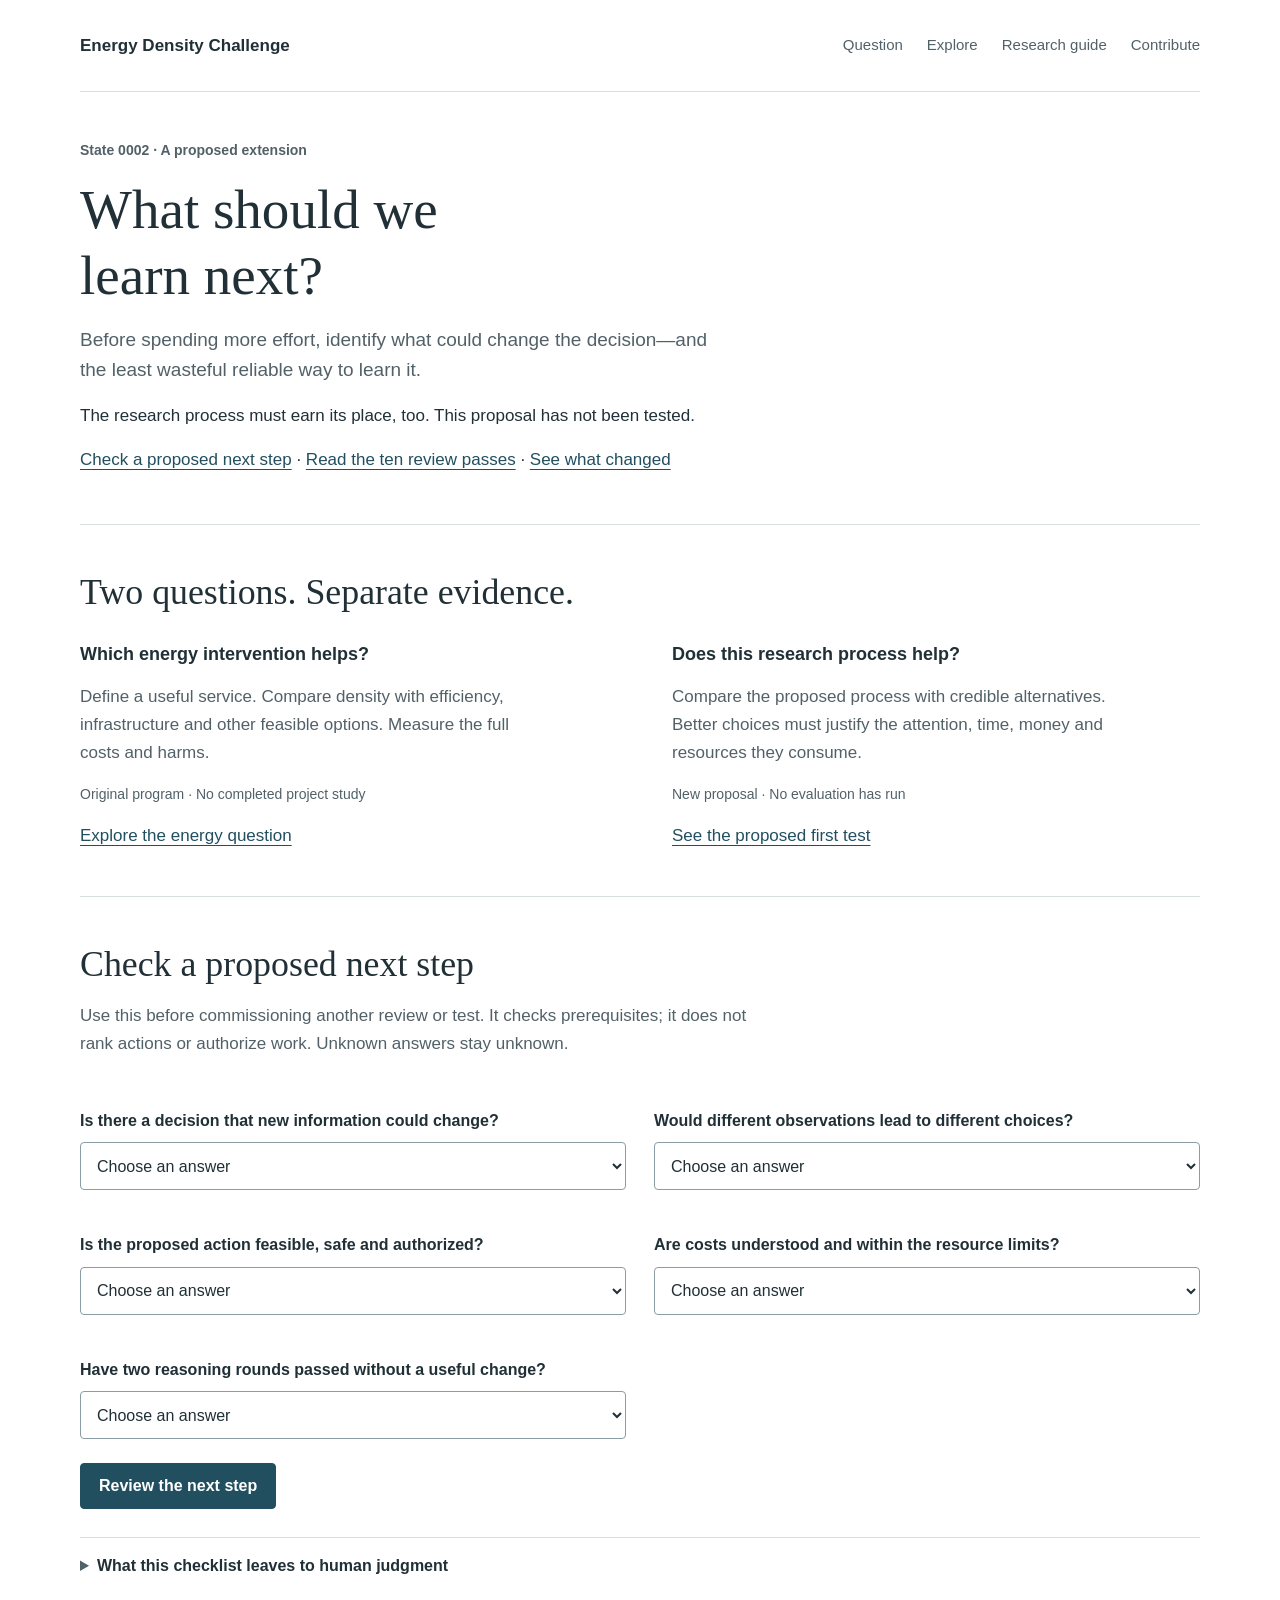
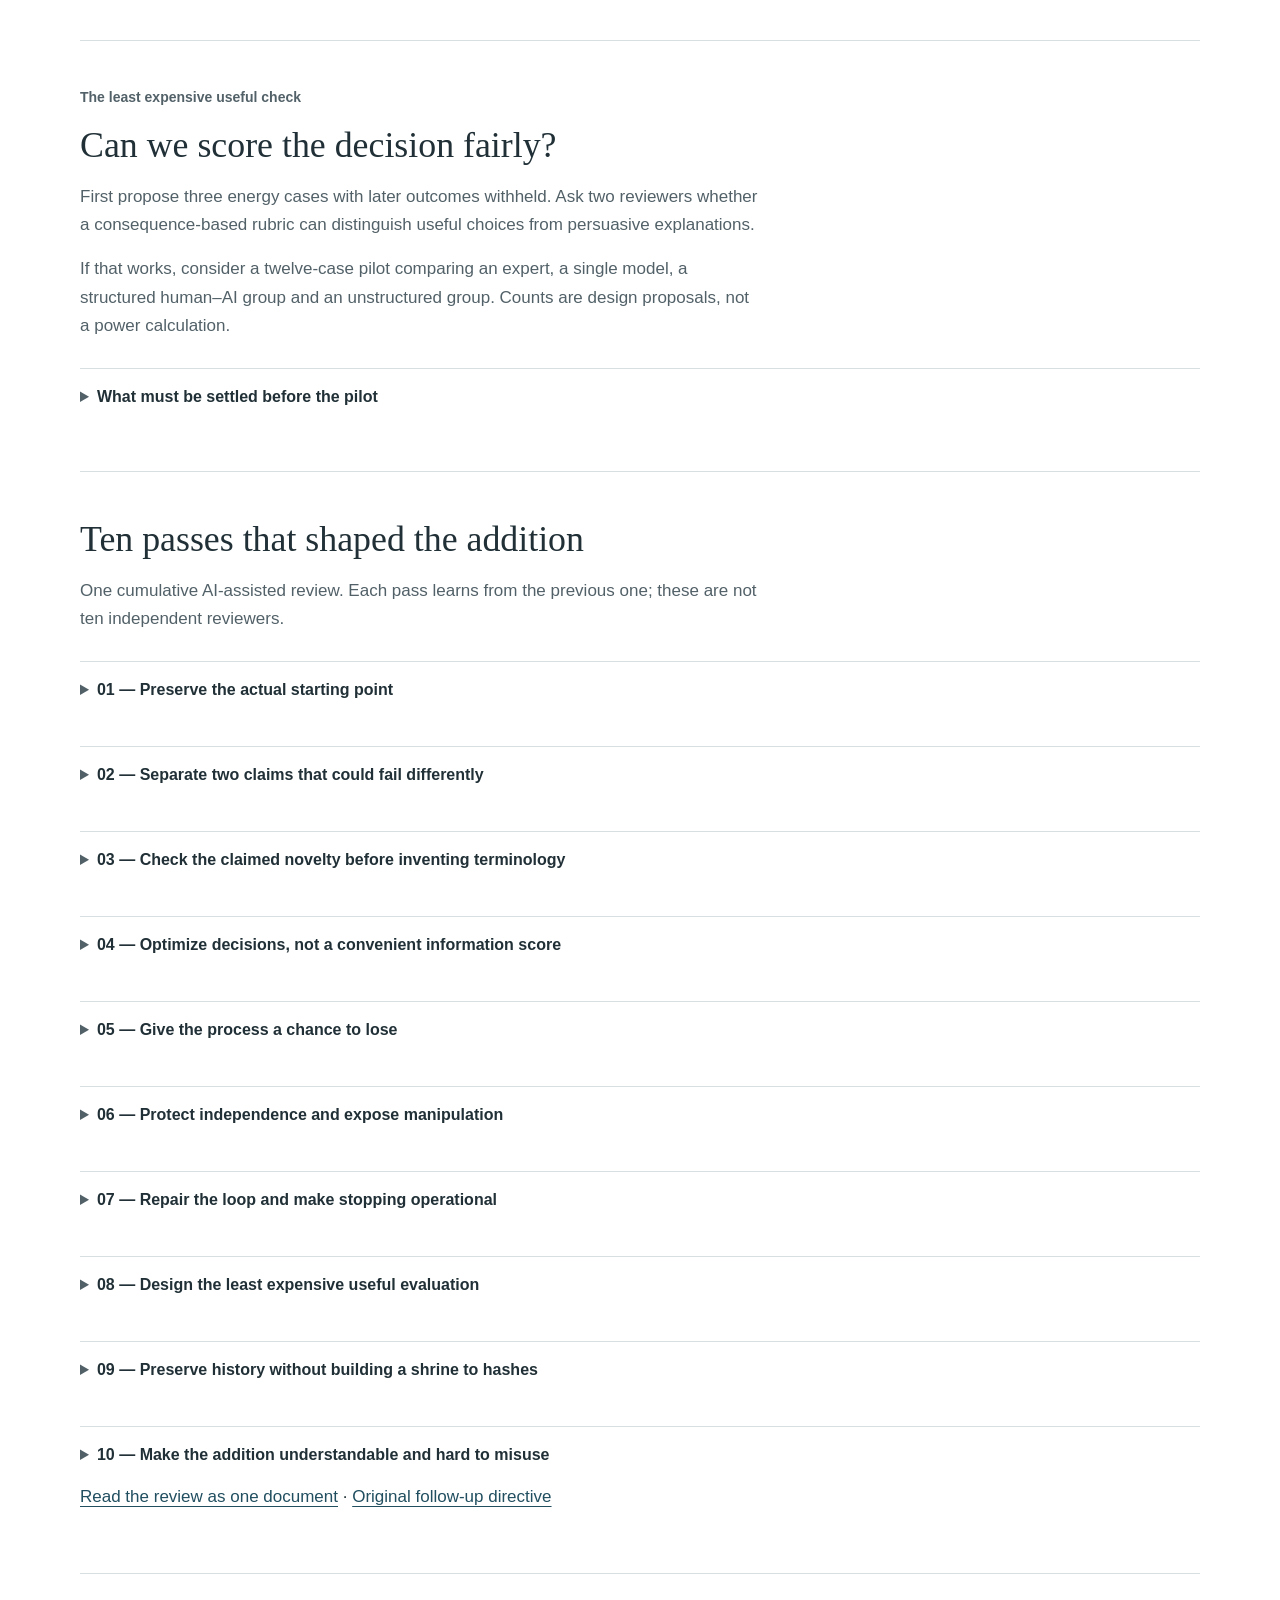
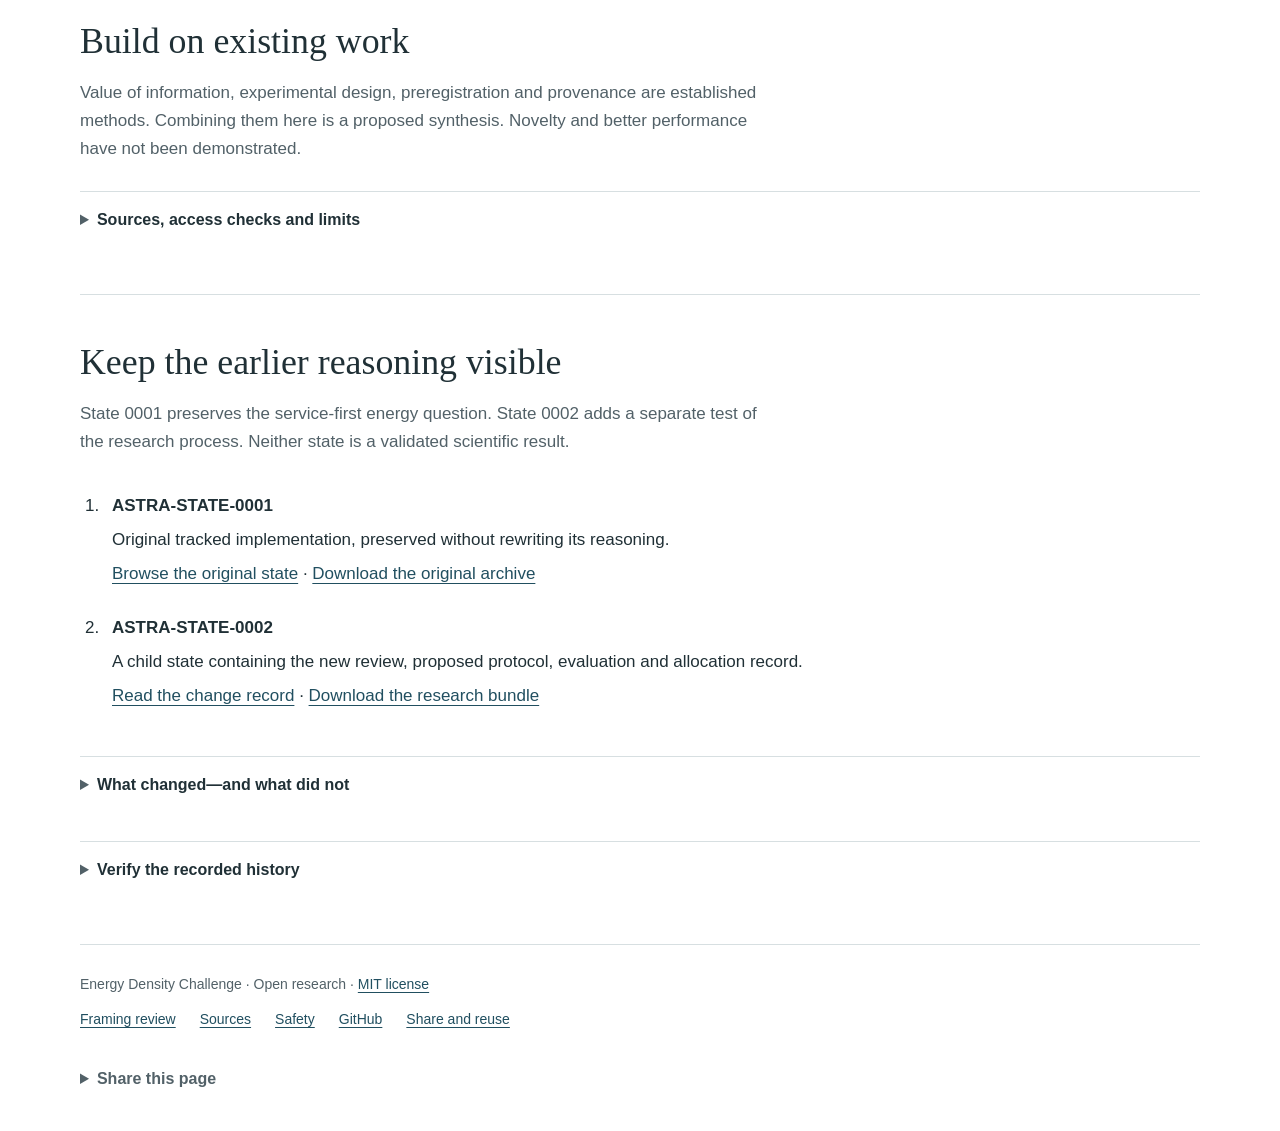
<file: next.html>
<!doctype html>
<html lang="en" prefix="og: https://ogp.me/ns#"><head><meta charset="utf-8"><meta name="viewport" content="width=device-width, initial-scale=1">
<title>What should we learn next? — Energy Density Challenge</title>
<link rel="canonical" href="https://stewalexander-com.github.io/energy-density-challenge/next.html">
<link rel="sitemap" type="application/xml" href="sitemap.xml">
<link rel="describedby" type="text/plain" href="llms.txt" title="AI reading index">
<link rel="license" href="LICENSE">
<meta name="description" content="Review a proposed protocol for choosing energy research actions, inspect ten cumulative critiques, and compare preserved research states without assuming the process works.">
<meta name="robots" content="index, follow, max-image-preview:large">
<meta name="theme-color" content="#214f60">
<meta name="twitter:card" content="summary_large_image">
<meta name="twitter:title" content="What should we learn next?">
<meta name="twitter:description" content="Review a proposed protocol for choosing energy research actions, inspect ten cumulative critiques, and compare preserved research states without assuming the process works.">
<meta name="twitter:image" content="https://stewalexander-com.github.io/energy-density-challenge/assets/social-preview.jpg">
<meta name="twitter:image:alt" content="Energy Density Challenge. Is energy density the right problem? Open research. Start with the question.">
<meta property="og:type" content="website">
<meta property="og:site_name" content="Energy Density Challenge">
<meta property="og:locale" content="en_US">
<meta property="og:title" content="What should we learn next?">
<meta property="og:description" content="Review a proposed protocol for choosing energy research actions, inspect ten cumulative critiques, and compare preserved research states without assuming the process works.">
<meta property="og:url" content="https://stewalexander-com.github.io/energy-density-challenge/next.html">
<meta property="og:image" content="https://stewalexander-com.github.io/energy-density-challenge/assets/social-preview.jpg">
<meta property="og:image:secure_url" content="https://stewalexander-com.github.io/energy-density-challenge/assets/social-preview.jpg">
<meta property="og:image:type" content="image/jpeg">
<meta property="og:image:width" content="1200">
<meta property="og:image:height" content="628">
<meta property="og:image:alt" content="Energy Density Challenge. Is energy density the right problem? Open research. Start with the question.">
<script type="application/ld+json">{"@context": "https://schema.org", "@graph": [{"@type": "WebSite", "@id": "https://stewalexander-com.github.io/energy-density-challenge/#website", "name": "Energy Density Challenge", "url": "https://stewalexander-com.github.io/energy-density-challenge/", "description": "An open research challenge: test whether energy density is the right problem. Compare alternatives, inspect assumptions and contribute a better question.", "inLanguage": "en", "sameAs": "https://github.com/StewAlexander-com/energy-density-challenge"}, {"@type": "WebPage", "@id": "https://stewalexander-com.github.io/energy-density-challenge/next.html#webpage", "name": "What should we learn next?", "description": "Review a proposed protocol for choosing energy research actions, inspect ten cumulative critiques, and compare preserved research states without assuming the process works.", "url": "https://stewalexander-com.github.io/energy-density-challenge/next.html", "inLanguage": "en", "isPartOf": {"@id": "https://stewalexander-com.github.io/energy-density-challenge/#website"}, "primaryImageOfPage": {"@type": "ImageObject", "url": "https://stewalexander-com.github.io/energy-density-challenge/assets/social-preview.jpg", "width": 1200, "height": 628}, "license": "https://stewalexander-com.github.io/energy-density-challenge/LICENSE"}, {"@type": "BreadcrumbList", "itemListElement": [{"@type": "ListItem", "position": 1, "name": "Energy Density Challenge", "item": "https://stewalexander-com.github.io/energy-density-challenge/"}, {"@type": "ListItem", "position": 2, "name": "What should we learn next?", "item": "https://stewalexander-com.github.io/energy-density-challenge/next.html"}]}]}</script>
<link rel="icon" href="assets/favicon.svg" type="image/svg+xml"><link rel="stylesheet" href="assets/site.css"><script src="assets/site.js" defer></script><script src="assets/allocation.js" defer></script></head><body><a class="skip" href="#main">Skip to content</a><header class="site-header wrap"><a class="brand" href="index.html" aria-label="Energy Density Challenge home">Energy Density Challenge</a><nav aria-label="Main navigation"><a href="index.html">Question</a><a href="explore.html">Explore</a><a href="guide.html">Research guide</a><a href="contribute.html">Contribute</a></nav></header><main id="main" class="wrap"><div class="article-hero"><p class="eyebrow">State 0002 · A proposed extension</p><h1>What should we learn next?</h1><p class="lede">Before spending more effort, identify what could change the decision—and the least wasteful reliable way to learn it.</p><p>The research process must earn its place, too. This proposal has not been tested.</p><p><a href="#next-step-check">Check a proposed next step</a> · <a href="#review-passes">Read the ten review passes</a> · <a href="#research-history">See what changed</a></p></div>
<section class="section" aria-labelledby="two-questions"><div class="section-heading"><h2 id="two-questions">Two questions. Separate evidence.</h2></div><div class="pathways"><article><h3>Which energy intervention helps?</h3><p>Define a useful service. Compare density with efficiency, infrastructure and other feasible options. Measure the full costs and harms.</p><p class="source-note">Original program · No completed project study</p><a href="explore.html">Explore the energy question</a></article><article><h3>Does this research process help?</h3><p>Compare the proposed process with credible alternatives. Better choices must justify the attention, time, money and resources they consume.</p><p class="source-note">New proposal · No evaluation has run</p><a href="#first-process-test">See the proposed first test</a></article></div></section>
<section class="section" id="next-step-check" aria-labelledby="check-title"><div class="section-heading"><h2 id="check-title">Check a proposed next step</h2><p>Use this before commissioning another review or test. It checks prerequisites; it does not rank actions or authorize work. Unknown answers stay unknown.</p></div>
<noscript><p>The interactive checklist needs JavaScript. The <a href="docs/allocation-protocol.md">full protocol</a> provides the same checks in text.</p></noscript>
<form id="allocation-form" hidden><div class="allocation-fields">
<div class="field"><label for="allocation-decision">Is there a decision that new information could change?</label><select id="allocation-decision" name="decision" required><option value="">Choose an answer</option><option value="yes">Yes, defined</option><option value="no">No, not yet</option><option value="unknown">Not sure</option></select></div>
<div class="field"><label for="allocation-discriminator">Would different observations lead to different choices?</label><select id="allocation-discriminator" name="discriminator" required><option value="">Choose an answer</option><option value="yes">Yes, different choices</option><option value="no">No, the same choice</option><option value="unknown">Not sure</option></select></div>
<div class="field"><label for="allocation-feasible">Is the proposed action feasible, safe and authorized?</label><select id="allocation-feasible" name="feasible" required><option value="">Choose an answer</option><option value="yes">Yes, checked</option><option value="no">No, a prerequisite is missing</option><option value="unknown">Not yet checked</option></select></div>
<div class="field"><label for="allocation-resources">Are costs understood and within the resource limits?</label><select id="allocation-resources" name="resources" required><option value="">Choose an answer</option><option value="yes">Yes, within the limits</option><option value="no">No, limits exceeded</option><option value="unknown">Costs or limits unknown</option></select></div>
<div class="field"><label for="allocation-stalled">Have two reasoning rounds passed without a useful change?</label><select id="allocation-stalled" name="stalled" required><option value="">Choose an answer</option><option value="yes">Yes, no useful change</option><option value="no">No, or fewer than two rounds</option><option value="unknown">Not enough recorded to tell</option></select></div>
</div><button class="button" type="submit">Review the next step</button></form>
<div id="allocation-result" class="allocation-result" role="status" aria-live="polite" tabindex="-1" hidden><p class="small-label">Planning suggestion · No action has been approved or started</p><h3 id="allocation-result-title"></h3><p id="allocation-result-reason"></p><p><strong>Before proceeding:</strong> <span id="allocation-result-requires"></span></p></div>
<details class="wide-detail"><summary>What this checklist leaves to human judgment</summary><p>Whether an observation is reliable, which action offers the best decision value, whose burdens count, and whether another perspective is independent. A “yes” records your assessment; this page does not verify it. Two unchanged rounds are a proposed pause trigger, not a validated optimum.</p><p>Compare feasible actions with waiting or stopping. Record separate costs and uncertainty. Do not turn attention, electricity, money and risk into one score without a defensible basis.</p><p><a href="docs/allocation-protocol.md">Read the proposed protocol</a> · <a href="research/decisions/EDC-D-0001.json">Current allocation proposal (JSON)</a></p></details></section>
<section class="section" id="first-process-test"><div class="section-heading"><p class="eyebrow">The least expensive useful check</p><h2>Can we score the decision fairly?</h2><p>First propose three energy cases with later outcomes withheld. Ask two reviewers whether a consequence-based rubric can distinguish useful choices from persuasive explanations.</p><p>If that works, consider a twelve-case pilot comparing an expert, a single model, a structured human–AI group and an unstructured group. Counts are design proposals, not a power calculation.</p></div>
<details class="wide-detail"><summary>What must be settled before the pilot</summary><p>Cases and permissions, information cutoffs, reviewers, resource caps, scoring, minimum useful improvement, harm tolerance, sample rationale, outcome leakage, assignment and stopping rules remain unregistered. No cases have been selected, no participants recruited and no trial run.</p><p>A promising energy idea does not establish a process advantage. An imprecise result can remain unresolved. A process that adds overhead without meaningful benefit can lose.</p><p><a href="docs/allocation-pilot.md">Read the evaluation design</a> · <a href="research/evaluations/EDC-V-0001.json">Proposed evaluation (JSON)</a></p></details></section>
<section class="section" id="review-passes"><div class="section-heading"><h2>Ten passes that shaped the addition</h2><p>One cumulative AI-assisted review. Each pass learns from the previous one; these are not ten independent reviewers.</p></div><details class="wide-detail review-pass"><summary>01 — Preserve the actual starting point</summary><p><strong>Question:</strong> What are we being asked to preserve, and does it exist?</p>
<p><strong>Finding:</strong> State 0001 questioned energy density as the objective and proposed service-specific comparison. Its model, hypothesis and first desk audit remain untested. The directive assumes an existing Merkle-backed research DAG; the implementation has Git history and linked JSON records, not that application-level graph. It also calls the first state independent, but independent review was never established.</p>
<p><strong>Revision carried forward:</strong> Preserve the complete tracked repository at commit <code>3b55fbab2ea9b94e0f78e9d458d5f6144cbed026</code> as ASTRA-STATE-0001. Add explicit SHA-256 manifests and parent links now, with their creation provenance. Hashes detect changes relative to a trusted reference; they do not prove correctness, completeness, independence or permanent availability. No missing reasoning is reconstructed as historical fact.</p></details><details class="wide-detail review-pass"><summary>02 — Separate two claims that could fail differently</summary><p><strong>Learning from 01:</strong> Preserving the baseline does not validate its method.</p>
<p><strong>Challenge:</strong> “Directing intelligence at energy problems” could describe almost any research institution. It does not yet identify a measurable treatment. “Intelligence” also invites a vague latent score.</p>
<p><strong>Revision carried forward:</strong> Use a narrower working object: a protocol for choosing the next research action under stated resource limits. Program A tests interventions for a defined energy service. Program B tests whether this decision protocol improves choices against credible alternatives. Neither has produced a completed project study. An interesting idea in A is not evidence of an advantage in B.</p></details><details class="wide-detail review-pass"><summary>03 — Check the claimed novelty before inventing terminology</summary><p><strong>Learning from 02:</strong> A measurable process must specify what differs from established practice.</p>
<p><strong>Prior art:</strong> <a href="https://www.nist.gov/publications/value-information-and-decision-pathways-concepts-and-case-studies">NIST&#x27;s value-of-information overview</a> connects information costs to decision benefits. <a href="https://www.itl.nist.gov/div898/handbook/pri/section1/pri11.htm">NIST&#x27;s experimental-design introduction</a> describes planning controlled changes and observing responses. <a href="https://www.cos.io/initiatives/prereg">COS preregistration guidance</a> separates planned tests from exploratory work. <a href="https://www.w3.org/TR/prov-overview/">W3C PROV</a> provides an existing provenance vocabulary.</p>
<p><strong>Revision carried forward:</strong> Classify decision analysis, experimental design, preregistration and provenance as established methods. Our synthesis combines bounded action comparison, retained dissent and auditable allocation records. A reusable, experimentally demonstrated improvement across energy cases could be a contribution; it has not been demonstrated or shown novel. A general scientific intelligence system remains speculation. Operations research, active learning, metascience, forecasting, robust optimization and automated laboratories are relevant adjacent fields still needing a deeper review.</p></details><details class="wide-detail review-pass"><summary>04 — Optimize decisions, not a convenient information score</summary><p><strong>Learning from 03:</strong> Existing value-of-information methods offer a stronger starting point than a new universal “intelligence efficiency” ratio.</p>
<p><strong>Challenge:</strong> Information gain may resolve an irrelevant parameter. A ratio can favor tiny cheap tasks while missing a decisive costly test. Dollars cannot silently substitute for scarce expert attention, delay, electricity, risk or environmental burden. A predicted information gain is itself uncertain and model-dependent.</p>
<p><strong>Revision carried forward:</strong> First name the decision, beneficiary, feasible choices, time horizon and consequences of error. Then compare how an observation might change the decision, its reliability, cost ranges, opportunity cost and hard constraints. Retain separate resource measures and sensitivity to boundaries. Use expected net decision value only when probabilities and utilities are defensible; otherwise show conditional scenarios and non-dominated options. “Unknown” is not zero. A cheaper physical test wins only if it is feasible, safe and more useful for this decision; the directive&#x27;s dollar examples are illustrations, not estimates.</p></details><details class="wide-detail review-pass"><summary>05 — Give the process a chance to lose</summary><p><strong>Learning from 04:</strong> A process that consumes more resources must earn that expense through decision improvements.</p>
<p><strong>Prior evidence:</strong> The <a href="https://arxiv.org/abs/2405.06087">Vaccaro, Almaatouq and Malone abstract</a> reports heterogeneous human–AI effects, including average losses against the better solo participant in the included studies. The <a href="https://arxiv.org/abs/2311.17371">Smit et al. abstract</a> reports that evaluated debate methods did not reliably beat other prompting strategies, with results sensitive to tuning. These findings motivate strong controls; neither study tests this protocol or establishes its energy-domain performance. The abstracts were read; the full papers were not evaluated in this pass.</p>
<p><strong>Revision carried forward:</strong> Compare a frozen structured process against an expert, a competent single-model baseline and an unstructured group using the same participant pool as the structured group. Later add conventional teams, literature review and relevant optimization or laboratory workflows where the use case warrants them. Fix selection rules before evaluation; choosing the “best baseline” after seeing test outcomes introduces bias. The protocol earns no credit merely for beating an intentionally weak comparator.</p></details><details class="wide-detail review-pass"><summary>06 — Protect independence and expose manipulation</summary><p><strong>Learning from 05:</strong> More participants and more confident prose may increase cost without adding independent signal.</p>
<p><strong>Challenge:</strong> Premature sharing, common source packets, memorized cases, an AI judging its own answers, selective case choice and founder-controlled success criteria can all produce apparent agreement. Humans can omit costly harms; agents can inflate novelty, split one claim into many or repeatedly sample until a score improves.</p>
<p><strong>Revision carried forward:</strong> Record first responses before sharing; disclose exposure, source overlap, model versions and roles. Different model names alone do not establish independence. Preserve incompatible predictions in separate branches. Use withheld outcomes, independent scoring where feasible, a fixed case list, locked rubrics and full failed-run accounting. Log deviations and conflicts. Seek counterexamples and anomalies, including boundary changes and stakeholder objections. Unknown unknowns cannot be listed in advance; these procedures may expose them but cannot guarantee coverage.</p></details><details class="wide-detail review-pass"><summary>07 — Repair the loop and make stopping operational</summary><p><strong>Learning from 06:</strong> A well-documented discussion can still become an expensive echo chamber.</p>
<p><strong>Challenge:</strong> The proposed loop allocates resources after testing, although allocation is needed before every action. It omits an explicit resource and permission gate. Repeating all eight stages for each trivial choice can become overhead.</p>
<p><strong>Revision carried forward:</strong> Define the decision and limits → propose competing explanations and actions → choose a discriminating next step → check feasibility, permission and cost → prerecord the plan → act only when authorized → assess the observation → update or preserve branches → choose again, wait or stop. These are checks, not a mandatory meeting cycle. After two review rounds with no decision-relevant change, pause and justify the value of another round; this provisional trigger is itself subject to evaluation. Safety, missing authority or an exhausted cap blocks execution. Waiting names a revisit trigger and owner. An infeasible experiment is not the next action merely because it would be informative.</p></details><details class="wide-detail review-pass"><summary>08 — Design the least expensive useful evaluation</summary><p><strong>Learning from 07:</strong> Before running a comparative trial, discover whether the decision task can even be scored without rewarding style.</p>
<p><strong>Proposal:</strong> Start with a three-case feasibility screen using existing, licensed evidence and outcomes withheld by a curator. Check whether two reviewers can apply an outcome-anchored decision rubric and whether cases leak their answers. This is a proposed design, not a performed study or proof that three is statistically sufficient.</p>
<p><strong>Next if feasible:</strong> A proposed twelve-case pilot across two energy services, with four prespecified processes from pass 05. Use the same information cutoff, permitted evidence access and comparable caps; log actual human time, inference, spend and elapsed time separately. Do not equalize human and machine work by inventing a conversion factor. Blind scorers to process labels and control carryover. Preregister cases, budget, sample rationale, primary decision-loss measure, tolerances, stopping rule and analysis before trial outputs. These details remain unfilled. More cases and prospective validation would be needed to estimate calibration or generalize.</p>
<p><strong>Revision carried forward:</strong> The immediate recommendation is to design and review the feasibility screen. No participant recruitment, spending, research run or physical experiment is authorized by this page. <a href="docs/allocation-pilot.md">The pilot specification</a> explains what would count against the protocol and what must be registered first.</p></details><details class="wide-detail review-pass"><summary>09 — Preserve history without building a shrine to hashes</summary><p><strong>Learning from 08:</strong> Evaluation needs auditable choices and outcomes, not an impressive diagram.</p>
<p><strong>Challenge:</strong> Making every noun a node would create an elaborate ontology before the smallest trial. Rewriting old records to fit it would destroy precisely the history we want to study. A causal feedback loop is not a provenance DAG.</p>
<p><strong>Revision carried forward:</strong> Add a minimal process graph containing the two competing process hypotheses, a proposed evaluation, an allocation decision, a resource boundary and a stop condition. Its edges describe dependencies, not measured causes. Keep the existing energy model and all original scientific records byte-for-byte intact. Create State 0002 as a child of State 0001 using parent manifest hashes. Store exact source bundles, file digests and deterministic Merkle roots, plus a human change record. Repository policy rejects edits to published states; a trusted prior copy or commit is still needed to detect coordinated rewriting of the archive and its reference hashes.</p></details><details class="wide-detail review-pass"><summary>10 — Make the addition understandable and hard to misuse</summary><p><strong>Learning from 09:</strong> The smallest useful interface explains a decision before showing its archival machinery.</p>
<p><strong>Decision:</strong> Retain the homepage&#x27;s service-first question, examples, model explorer, calculator and contribution draft. Add one short entry to “What should we learn next?” The new page separates energy outcomes from process performance, exposes a bounded next-step checklist, and labels every recommendation as a planning aid. It does not rank research actions automatically, run agents, spend money or certify readiness.</p>
<p><strong>Guardrails:</strong> Blank answers cannot produce a recommendation. Unknown feasibility or resources cannot yield a test recommendation. A stalled discussion can lead to waiting or reframing. Edits invalidate the previous suggestion. Technical history, the ten passes and source limits stay in expandable sections or linked documents. Keep normal spacing, readable type, keyboard controls and existing sharing, AI files and MIT notices.</p>
<p><strong>State 0002 verdict:</strong> Proceed only with designing a cheap test of this narrower protocol. Reject claims that the abstraction is established, the synthesis is novel, multiple intelligences must win or a hash proves truth. The new abstraction is more testable; its practical benefit remains uncertain. This is a conceptual design decision, not an experimental finding.</p></details><p><a href="docs/state-0002-review.md">Read the review as one document</a> · <a href="docs/state-0002-directive.txt">Original follow-up directive</a></p></section>
<section class="section" id="prior-art"><div class="section-heading"><h2>Build on existing work</h2><p>Value of information, experimental design, preregistration and provenance are established methods. Combining them here is a proposed synthesis. Novelty and better performance have not been demonstrated.</p></div><details class="wide-detail"><summary>Sources, access checks and limits</summary><article class="source-entry"><h3><a href="https://www.nist.gov/publications/value-information-and-decision-pathways-concepts-and-case-studies">Value of information and decision pathways: Concepts and case studies</a></h3><p>Information acquisition has costs; value depends on use in decisions.</p><p><strong>Limit:</strong> No estimate of the value of this protocol or any proposed energy experiment.</p><p class="source-note">Abstract reviewed; full paper not evaluated · 2026-09-10</p></article><article class="source-entry"><h3><a href="https://www.itl.nist.gov/div898/handbook/pri/section1/pri11.htm">NIST: What is experimental design?</a></h3><p>Experimental design specifies planned changes and observed effects.</p><p><strong>Limit:</strong> No validation of this proposed pilot or sample size.</p><p class="source-note">Page reviewed · 2026-09-10</p></article><article class="source-entry"><h3><a href="https://www.cos.io/initiatives/prereg">Center for Open Science: Preregistration</a></h3><p>Prespecifying a plan distinguishes planned tests from exploration.</p><p><strong>Limit:</strong> Preregistration alone does not guarantee sound hypotheses or results.</p><p class="source-note">Page reviewed · 2026-09-10</p></article><article class="source-entry"><h3><a href="https://arxiv.org/abs/2405.06087">When combinations of humans and AI are useful</a></h3><p>The authors report heterogeneous effects and average losses against the better solo participant in the included studies.</p><p><strong>Limit:</strong> No direct test of our protocol or energy-domain performance. Full paper not evaluated; publisher page retrieval failed.</p><p class="source-note">Abstract reviewed; full paper not evaluated · 2026-09-10</p></article><article class="source-entry"><h3><a href="https://arxiv.org/abs/2311.17371">Should we be going MAD? A Look at Multi-Agent Debate Strategies for LLMs</a></h3><p>The authors report evaluated debate methods did not reliably outperform other prompting strategies, with sensitivity to tuning.</p><p><strong>Limit:</strong> No universal rejection of debate or proof of performance in this project; full paper not evaluated.</p><p class="source-note">Abstract reviewed; full paper not evaluated · 2026-09-10</p></article><article class="source-entry"><h3><a href="https://www.w3.org/TR/prov-overview/">W3C PROV Overview</a></h3><p>Existing standards describe provenance entities, activities and agents.</p><p><strong>Limit:</strong> Our lightweight graph is not claimed to implement or conform to PROV; provenance does not establish truth.</p><p class="source-note">Page reviewed · 2026-09-10</p></article><p><a href="research/process/sources.json">Source ledger (JSON)</a></p></details></section>
<section class="section" id="research-history"><div class="section-heading"><h2>Keep the earlier reasoning visible</h2><p>State 0001 preserves the service-first energy question. State 0002 adds a separate test of the research process. Neither state is a validated scientific result.</p></div><ol class="state-lineage"><li><strong>ASTRA-STATE-0001</strong><p>Original tracked implementation, preserved without rewriting its reasoning.</p><a href="https://github.com/StewAlexander-com/energy-density-challenge/tree/3b55fbab2ea9b94e0f78e9d458d5f6144cbed026">Browse the original state</a> · <a href="research/states/ASTRA-STATE-0001/source.tar" download>Download the original archive</a></li><li><strong>ASTRA-STATE-0002</strong><p>A child state containing the new review, proposed protocol, evaluation and allocation record.</p><a href="research/process/transition.json">Read the change record</a> · <a href="research/states/ASTRA-STATE-0002/source.tar" download>Download the research bundle</a></li></ol>
<details class="wide-detail"><summary>What changed—and what did not</summary><p><strong>Changed:</strong> the process itself is now a hypothesis. The addition defines resource gates, stop conditions and a proposed comparison with credible alternatives.</p><p><strong>Unchanged:</strong> the original energy model, hypothesis, desk audit, source ledger and framing review. Density must compete fairly. Agreement and confidence remain distinct from evidence; physical entropy remains distinct from other burdens.</p><p><strong>Rejected:</strong> automatic claims of novelty, multi-AI superiority or a universal information-per-cost score. The directive assumed an existing Merkle research graph; this archival layer was added now.</p><p><strong>Still uncertain:</strong> whether the protocol earns its overhead and whether decision quality can be scored reliably. The prior-art overlap is clearer; the protocol's performance is not.</p></details>
<details class="wide-detail"><summary>Verify the recorded history</summary><p>Archives, SHA-256 file digests, deterministic Merkle roots and parent-manifest hashes make changes detectable against a trusted reference. The published-state check rejects edits to existing state files. This is an append-only project policy, not an external write-once service or a guarantee of truth.</p><p><a href="research/states/ASTRA-STATE-0001/manifest.json">ASTRA-STATE-0001 manifest (JSON)</a><br><span class="state-digest">Merkle root: 1297af577155426cec0e3fe592066870584056bcd3e859bef30c8767f9511f55</span></p><p><a href="research/states/ASTRA-STATE-0002/manifest.json">ASTRA-STATE-0002 manifest (JSON)</a><br><span class="state-digest">Merkle root: 88ba5d04387df18aedb9987908202fdf5b60794ba1025d3f7eebf7a92c4f88f9</span></p><p>Keep a trusted prior manifest or commit to detect coordinated rewriting. Checks cannot prove that the original account was correct or complete. Only artifacts actually present in the original repository are preserved; missing reasoning is not invented.</p><p><a href="docs/research-states.md">Verification method and limitations</a> · <a href="research/process/graph.json">Process dependency graph (JSON)</a></p></details></section>
</main><footer class="site-footer wrap"><p>Energy Density Challenge · Open research · <a href="license.html" rel="license">MIT license</a></p><nav aria-label="Footer"><a href="review.html">Framing review</a><a href="guide.html#sources">Sources</a><a href="guide.html#safety">Safety</a><a href="https://github.com/StewAlexander-com/energy-density-challenge">GitHub</a><a href="resources.html">Share and reuse</a></nav><details class="share-panel"><summary>Share this page</summary><div class="share-content"><label for="share-url">Page link</label><input id="share-url" type="url" value="https://stewalexander-com.github.io/energy-density-challenge/next.html" readonly><div class="actions"><button type="button" id="copy-link" hidden>Copy link</button><button type="button" id="native-share" hidden>Share to an app</button></div><p id="share-status" role="status" aria-live="polite">Copy this link into any app or message.</p></div></details></footer></body></html>
</file>
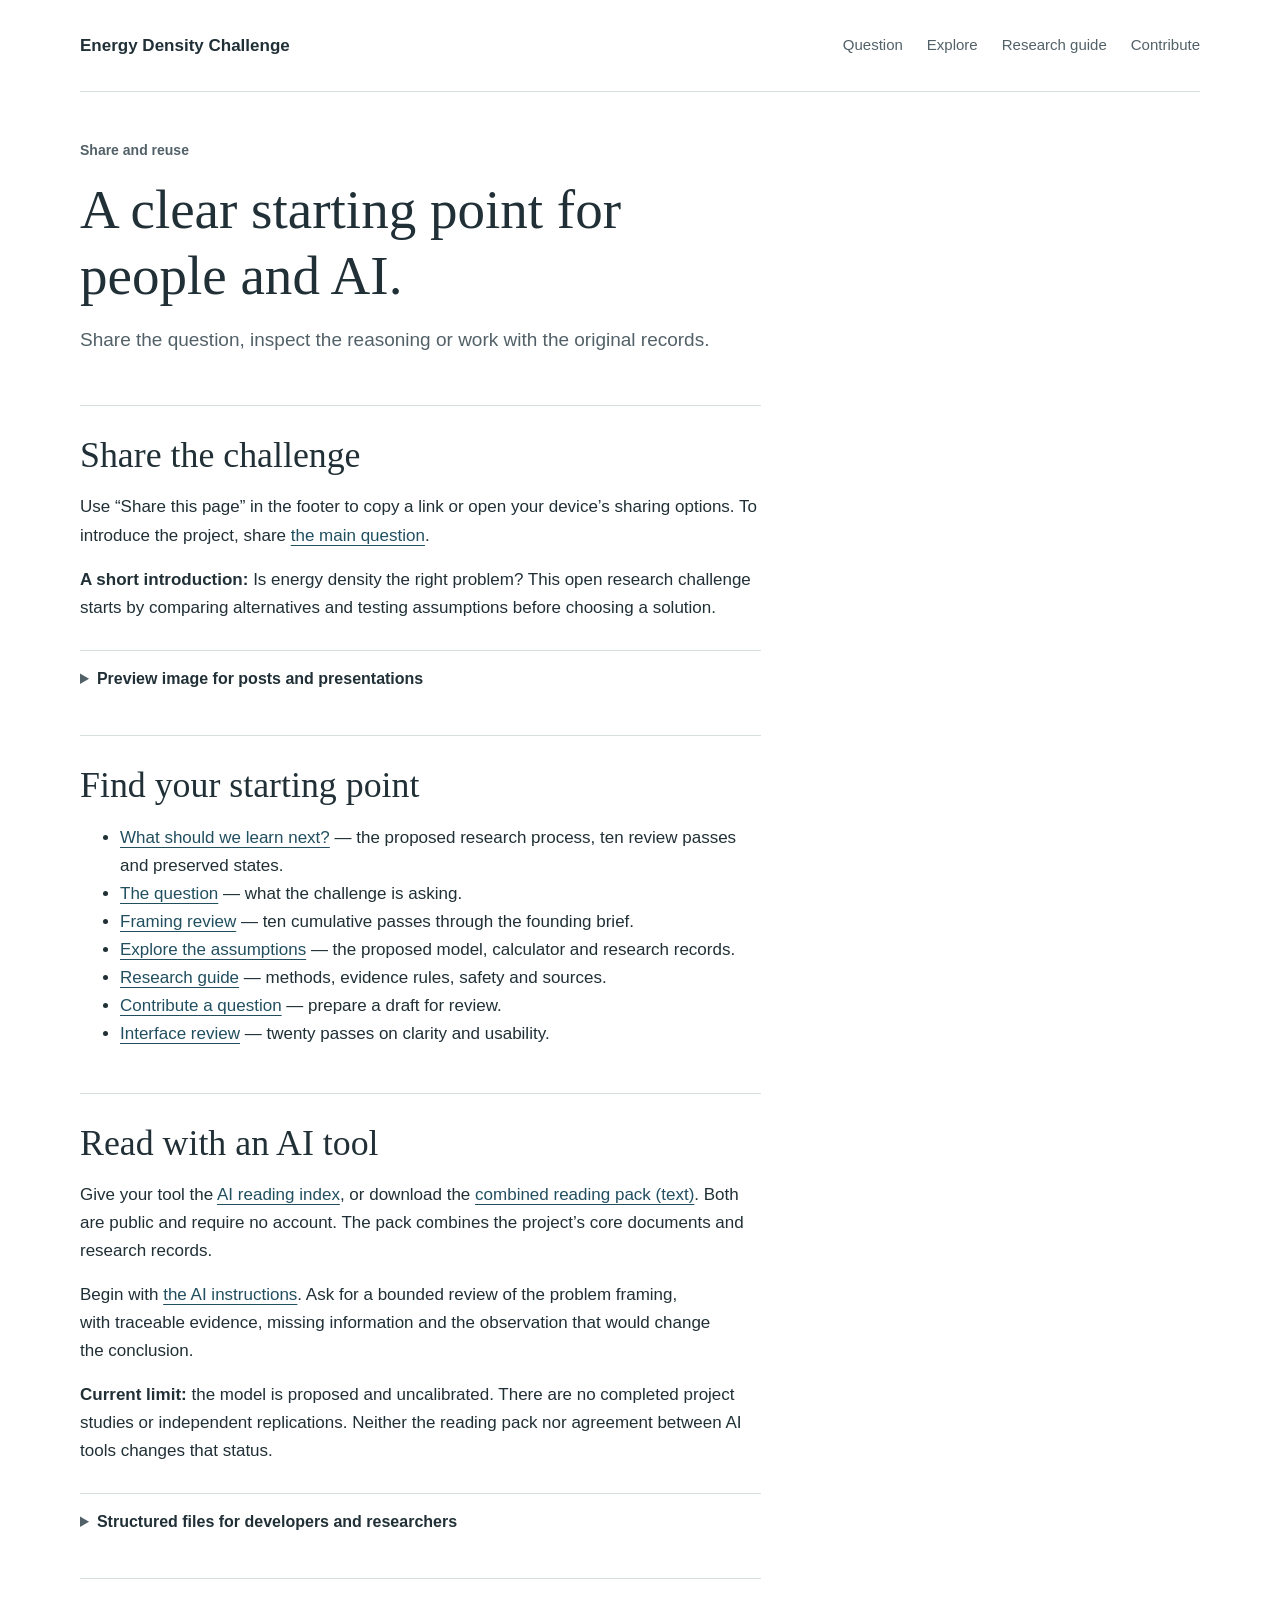
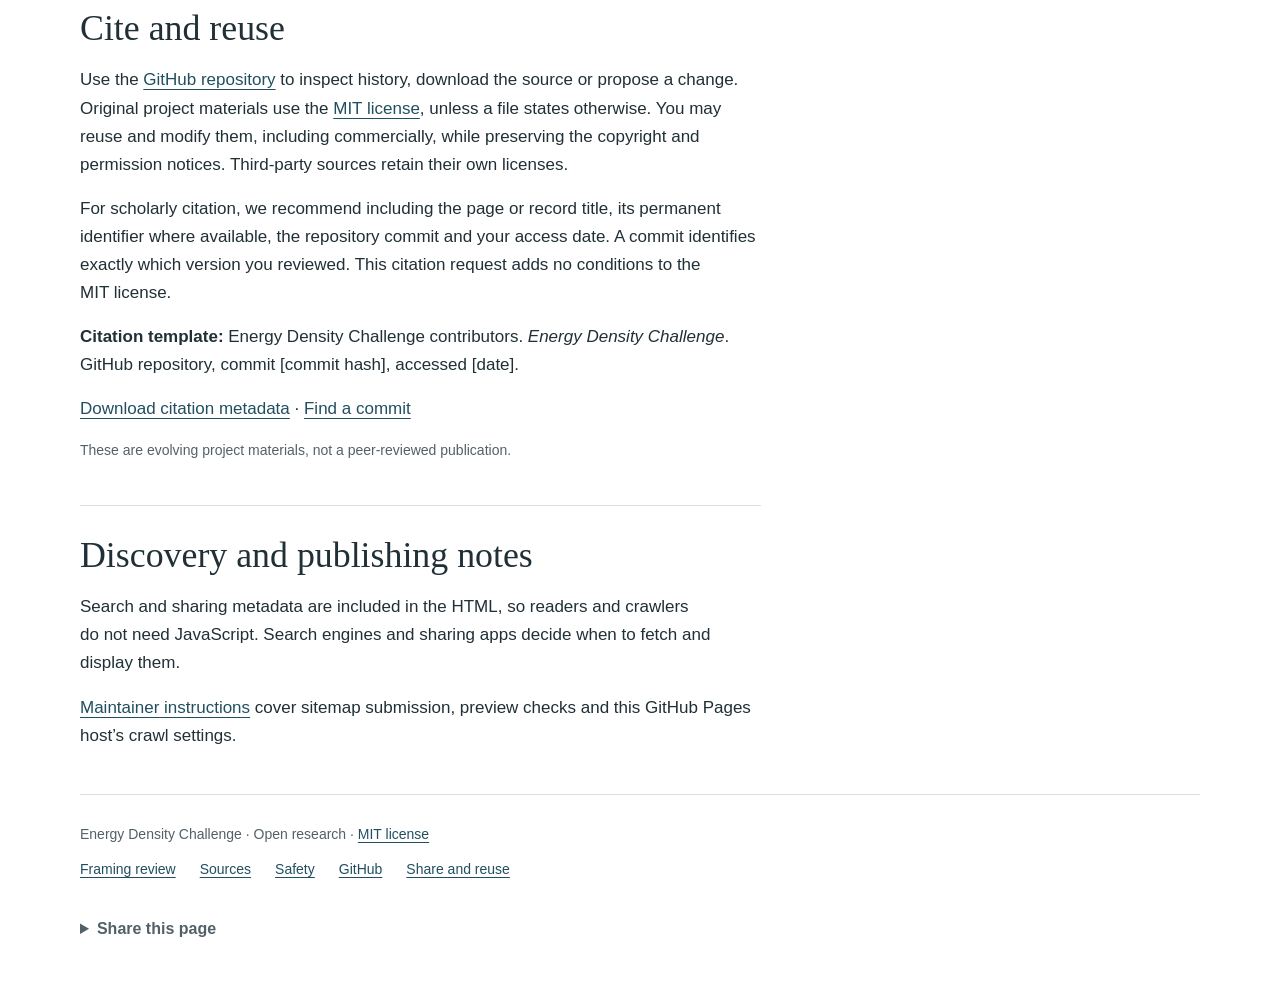
<file: resources.html>
<!doctype html>
<html lang="en" prefix="og: https://ogp.me/ns#"><head><meta charset="utf-8"><meta name="viewport" content="width=device-width, initial-scale=1">
<title>Share and reuse — Energy Density Challenge</title>
<link rel="canonical" href="https://stewalexander-com.github.io/energy-density-challenge/resources.html">
<link rel="sitemap" type="application/xml" href="sitemap.xml">
<link rel="describedby" type="text/plain" href="llms.txt" title="AI reading index">
<link rel="license" href="LICENSE">
<meta name="description" content="Share the Energy Density Challenge, find its reviews, download AI-readable research records and learn how to cite and reuse the project.">
<meta name="robots" content="index, follow, max-image-preview:large">
<meta name="theme-color" content="#214f60">
<meta name="twitter:card" content="summary_large_image">
<meta name="twitter:title" content="Share and reuse">
<meta name="twitter:description" content="Share the Energy Density Challenge, find its reviews, download AI-readable research records and learn how to cite and reuse the project.">
<meta name="twitter:image" content="https://stewalexander-com.github.io/energy-density-challenge/assets/social-preview.jpg">
<meta name="twitter:image:alt" content="Energy Density Challenge. Is energy density the right problem? Open research. Start with the question.">
<meta property="og:type" content="website">
<meta property="og:site_name" content="Energy Density Challenge">
<meta property="og:locale" content="en_US">
<meta property="og:title" content="Share and reuse">
<meta property="og:description" content="Share the Energy Density Challenge, find its reviews, download AI-readable research records and learn how to cite and reuse the project.">
<meta property="og:url" content="https://stewalexander-com.github.io/energy-density-challenge/resources.html">
<meta property="og:image" content="https://stewalexander-com.github.io/energy-density-challenge/assets/social-preview.jpg">
<meta property="og:image:secure_url" content="https://stewalexander-com.github.io/energy-density-challenge/assets/social-preview.jpg">
<meta property="og:image:type" content="image/jpeg">
<meta property="og:image:width" content="1200">
<meta property="og:image:height" content="628">
<meta property="og:image:alt" content="Energy Density Challenge. Is energy density the right problem? Open research. Start with the question.">
<script type="application/ld+json">{"@context": "https://schema.org", "@graph": [{"@type": "WebSite", "@id": "https://stewalexander-com.github.io/energy-density-challenge/#website", "name": "Energy Density Challenge", "url": "https://stewalexander-com.github.io/energy-density-challenge/", "description": "An open research challenge: test whether energy density is the right problem. Compare alternatives, inspect assumptions and contribute a better question.", "inLanguage": "en", "sameAs": "https://github.com/StewAlexander-com/energy-density-challenge"}, {"@type": "WebPage", "@id": "https://stewalexander-com.github.io/energy-density-challenge/resources.html#webpage", "name": "Share and reuse", "description": "Share the Energy Density Challenge, find its reviews, download AI-readable research records and learn how to cite and reuse the project.", "url": "https://stewalexander-com.github.io/energy-density-challenge/resources.html", "inLanguage": "en", "isPartOf": {"@id": "https://stewalexander-com.github.io/energy-density-challenge/#website"}, "primaryImageOfPage": {"@type": "ImageObject", "url": "https://stewalexander-com.github.io/energy-density-challenge/assets/social-preview.jpg", "width": 1200, "height": 628}, "license": "https://stewalexander-com.github.io/energy-density-challenge/LICENSE"}, {"@type": "BreadcrumbList", "itemListElement": [{"@type": "ListItem", "position": 1, "name": "Energy Density Challenge", "item": "https://stewalexander-com.github.io/energy-density-challenge/"}, {"@type": "ListItem", "position": 2, "name": "Share and reuse", "item": "https://stewalexander-com.github.io/energy-density-challenge/resources.html"}]}, {"@type": "SoftwareSourceCode", "@id": "https://github.com/StewAlexander-com/energy-density-challenge#source", "name": "Energy Density Challenge", "codeRepository": "https://github.com/StewAlexander-com/energy-density-challenge", "url": "https://github.com/StewAlexander-com/energy-density-challenge", "license": "https://stewalexander-com.github.io/energy-density-challenge/LICENSE", "description": "Source code and documentation for a static research commons. The model is proposed and uncalibrated; no project result is recorded.", "programmingLanguage": ["Python", "JavaScript", "HTML", "CSS"], "runtimePlatform": "Static website; no backend required"}]}</script>
<link rel="icon" href="assets/favicon.svg" type="image/svg+xml"><link rel="stylesheet" href="assets/site.css"><script src="assets/site.js" defer></script></head><body><a class="skip" href="#main">Skip to content</a><header class="site-header wrap"><a class="brand" href="index.html" aria-label="Energy Density Challenge home">Energy Density Challenge</a><nav aria-label="Main navigation"><a href="index.html">Question</a><a href="explore.html">Explore</a><a href="guide.html">Research guide</a><a href="contribute.html">Contribute</a></nav></header><main id="main" class="wrap"><div class="article-hero"><p class="eyebrow">Share and reuse</p><h1>A clear starting point for people and AI.</h1><p class="lede">Share the question, inspect the reasoning or work with the original records.</p></div>
<div class="document-content">
<section class="doc-section"><h2>Share the challenge</h2><p>Use “Share this page” in the footer to copy a link or open your device’s sharing options. To introduce the project, share <a href="index.html">the main question</a>.</p><p><strong>A short introduction:</strong> Is energy density the right problem? This open research challenge starts by comparing alternatives and testing assumptions before choosing a solution.</p><details class="wide-detail"><summary>Preview image for posts and presentations</summary><img class="social-preview" src="assets/social-preview.jpg" width="1200" height="628" loading="lazy" alt="Energy Density Challenge. Is energy density the right problem? Open research. Start with the question."><p><a href="assets/social-preview.jpg" download>Download the sharing image (JPEG)</a></p><p class="source-note">This is a project title card, created with AI assistance. It does not depict a research result.</p></details></section>
<section class="doc-section"><h2>Find your starting point</h2><ul><li><a href="next.html">What should we learn next?</a> — the proposed research process, ten review passes and preserved states.</li><li><a href="index.html">The question</a> — what the challenge is asking.</li><li><a href="review.html">Framing review</a> — ten cumulative passes through the founding brief.</li><li><a href="explore.html">Explore the assumptions</a> — the proposed model, calculator and research records.</li><li><a href="guide.html">Research guide</a> — methods, evidence rules, safety and sources.</li><li><a href="contribute.html">Contribute a question</a> — prepare a draft for review.</li><li><a href="ux-review.html">Interface review</a> — twenty passes on clarity and usability.</li></ul></section>
<section class="doc-section"><h2>Read with an AI tool</h2><p>Give your tool the <a href="llms.txt">AI reading index</a>, or download the <a href="llms-full.txt" download>combined reading pack (text)</a>. Both are public and require no account. The pack combines the project’s core documents and research records.</p><p>Begin with <a href="AI_CHALLENGE.md">the AI instructions</a>. Ask for a bounded review of the problem framing, with traceable evidence, missing information and the observation that would change the conclusion.</p><p><strong>Current limit:</strong> the model is proposed and uncalibrated. There are no completed project studies or independent replications. Neither the reading pack nor agreement between AI tools changes that status.</p><details class="wide-detail"><summary>Structured files for developers and researchers</summary><ul><li><a href="discovery.json">File manifest (JSON)</a> — page, document, record and schema URLs.</li><li><a href="challenge.json">Challenge definition (JSON)</a> — mission, boundaries and missing evidence.</li><li><a href="research/index.json">Research index (JSON)</a> — permanent identifiers and current statuses.</li><li><a href="research/literature/sources.json">Source ledger (JSON)</a> — access checks and what each source supports.</li><li><a href="sitemap.xml">Site map (XML)</a> — canonical public pages.</li></ul></details></section>
<section class="doc-section"><h2>Cite and reuse</h2><p>Use the <a href="https://github.com/StewAlexander-com/energy-density-challenge">GitHub repository</a> to inspect history, download the source or propose a change. Original project materials use the <a href="license.html">MIT license</a>, unless a file states otherwise. You may reuse and modify them, including commercially, while preserving the copyright and permission notices. Third-party sources retain their own licenses.</p><p>For scholarly citation, we recommend including the page or record title, its permanent identifier where available, the repository commit and your access date. A commit identifies exactly which version you reviewed. This citation request adds no conditions to the MIT license.</p><p><strong>Citation template:</strong> Energy Density Challenge contributors. <em>Energy Density Challenge</em>. GitHub repository, commit [commit hash], accessed [date].</p><p><a href="CITATION.cff" download>Download citation metadata</a> · <a href="https://github.com/StewAlexander-com/energy-density-challenge/commits/main/">Find a commit</a></p><p class="source-note">These are evolving project materials, not a peer-reviewed publication.</p></section>
<section class="doc-section"><h2>Discovery and publishing notes</h2><p>Search and sharing metadata are included in the HTML, so readers and crawlers do not need JavaScript. Search engines and sharing apps decide when to fetch and display them.</p><p><a href="docs/discovery.md">Maintainer instructions</a> cover sitemap submission, preview checks and this GitHub Pages host’s crawl settings.</p></section>
</div>
</main><footer class="site-footer wrap"><p>Energy Density Challenge · Open research · <a href="license.html" rel="license">MIT license</a></p><nav aria-label="Footer"><a href="review.html">Framing review</a><a href="guide.html#sources">Sources</a><a href="guide.html#safety">Safety</a><a href="https://github.com/StewAlexander-com/energy-density-challenge">GitHub</a><a href="resources.html">Share and reuse</a></nav><details class="share-panel"><summary>Share this page</summary><div class="share-content"><label for="share-url">Page link</label><input id="share-url" type="url" value="https://stewalexander-com.github.io/energy-density-challenge/resources.html" readonly><div class="actions"><button type="button" id="copy-link" hidden>Copy link</button><button type="button" id="native-share" hidden>Share to an app</button></div><p id="share-status" role="status" aria-live="polite">Copy this link into any app or message.</p></div></details></footer></body></html>
</file>
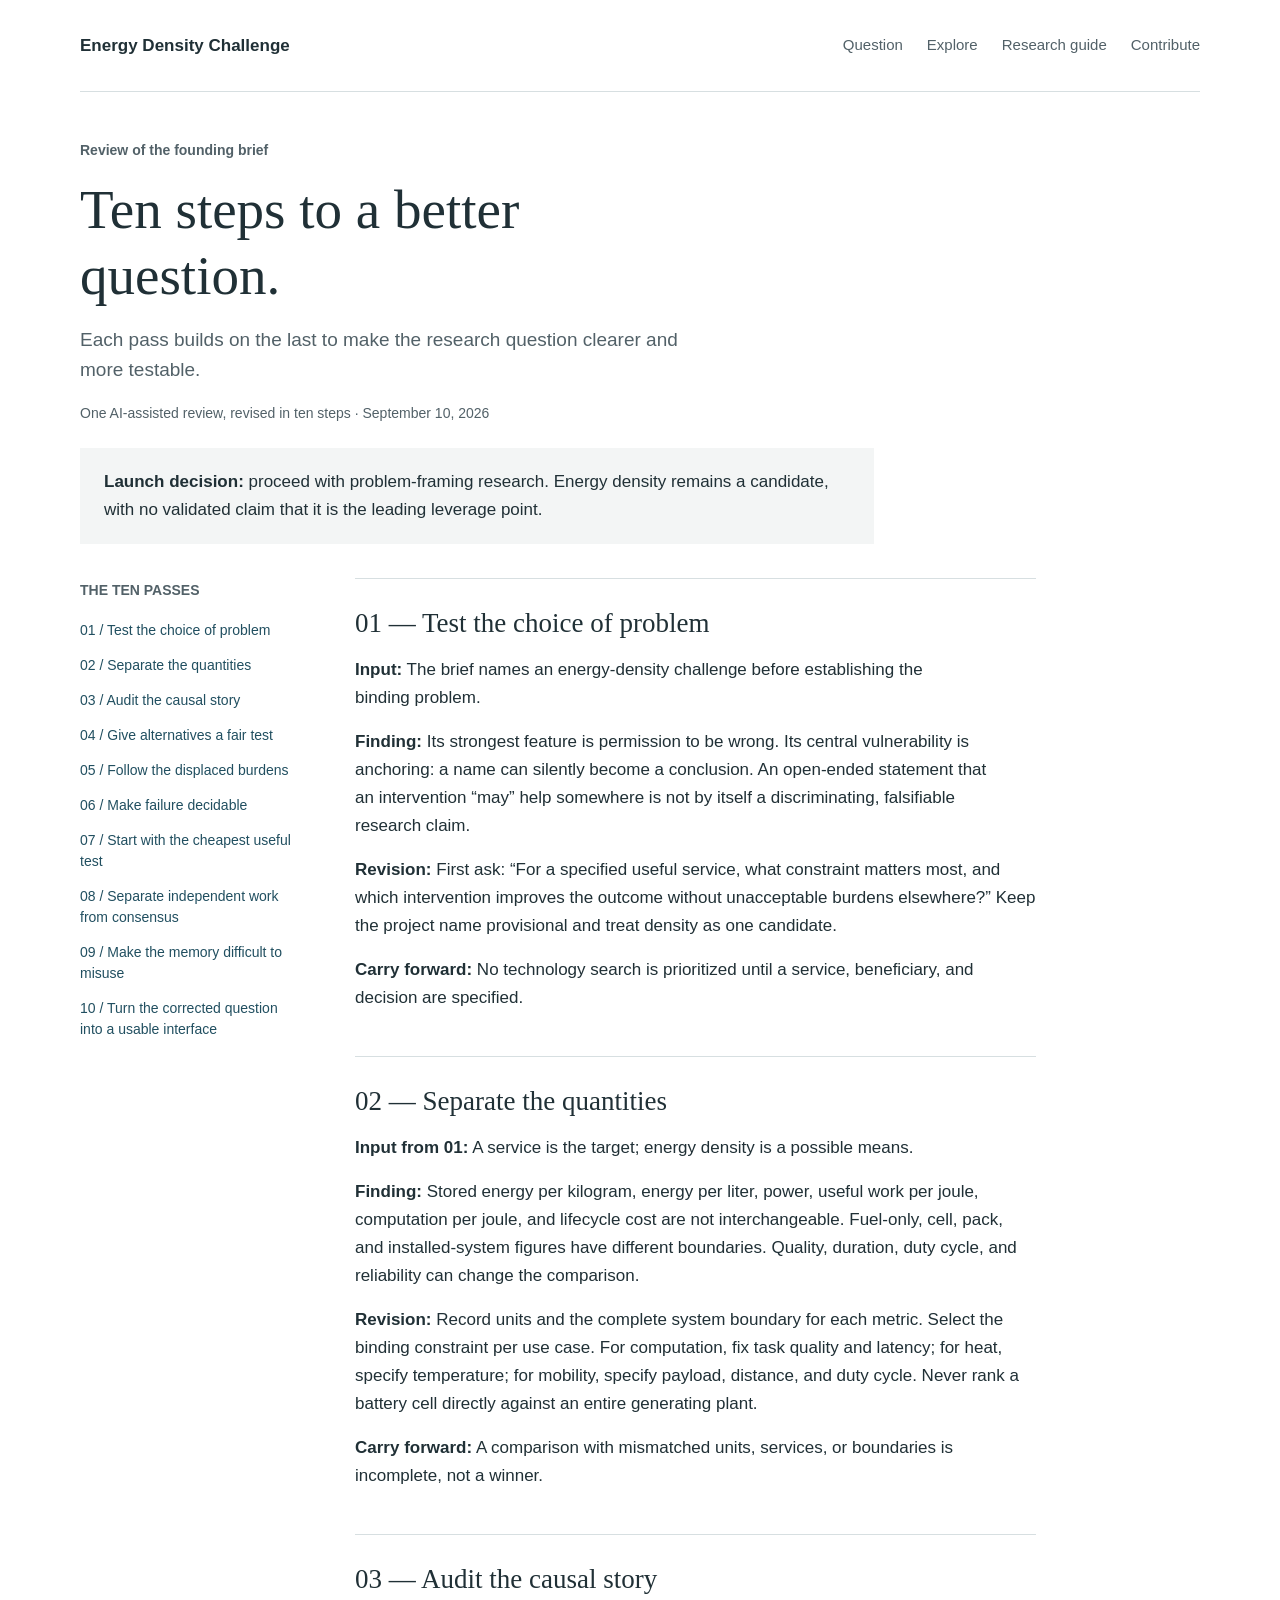
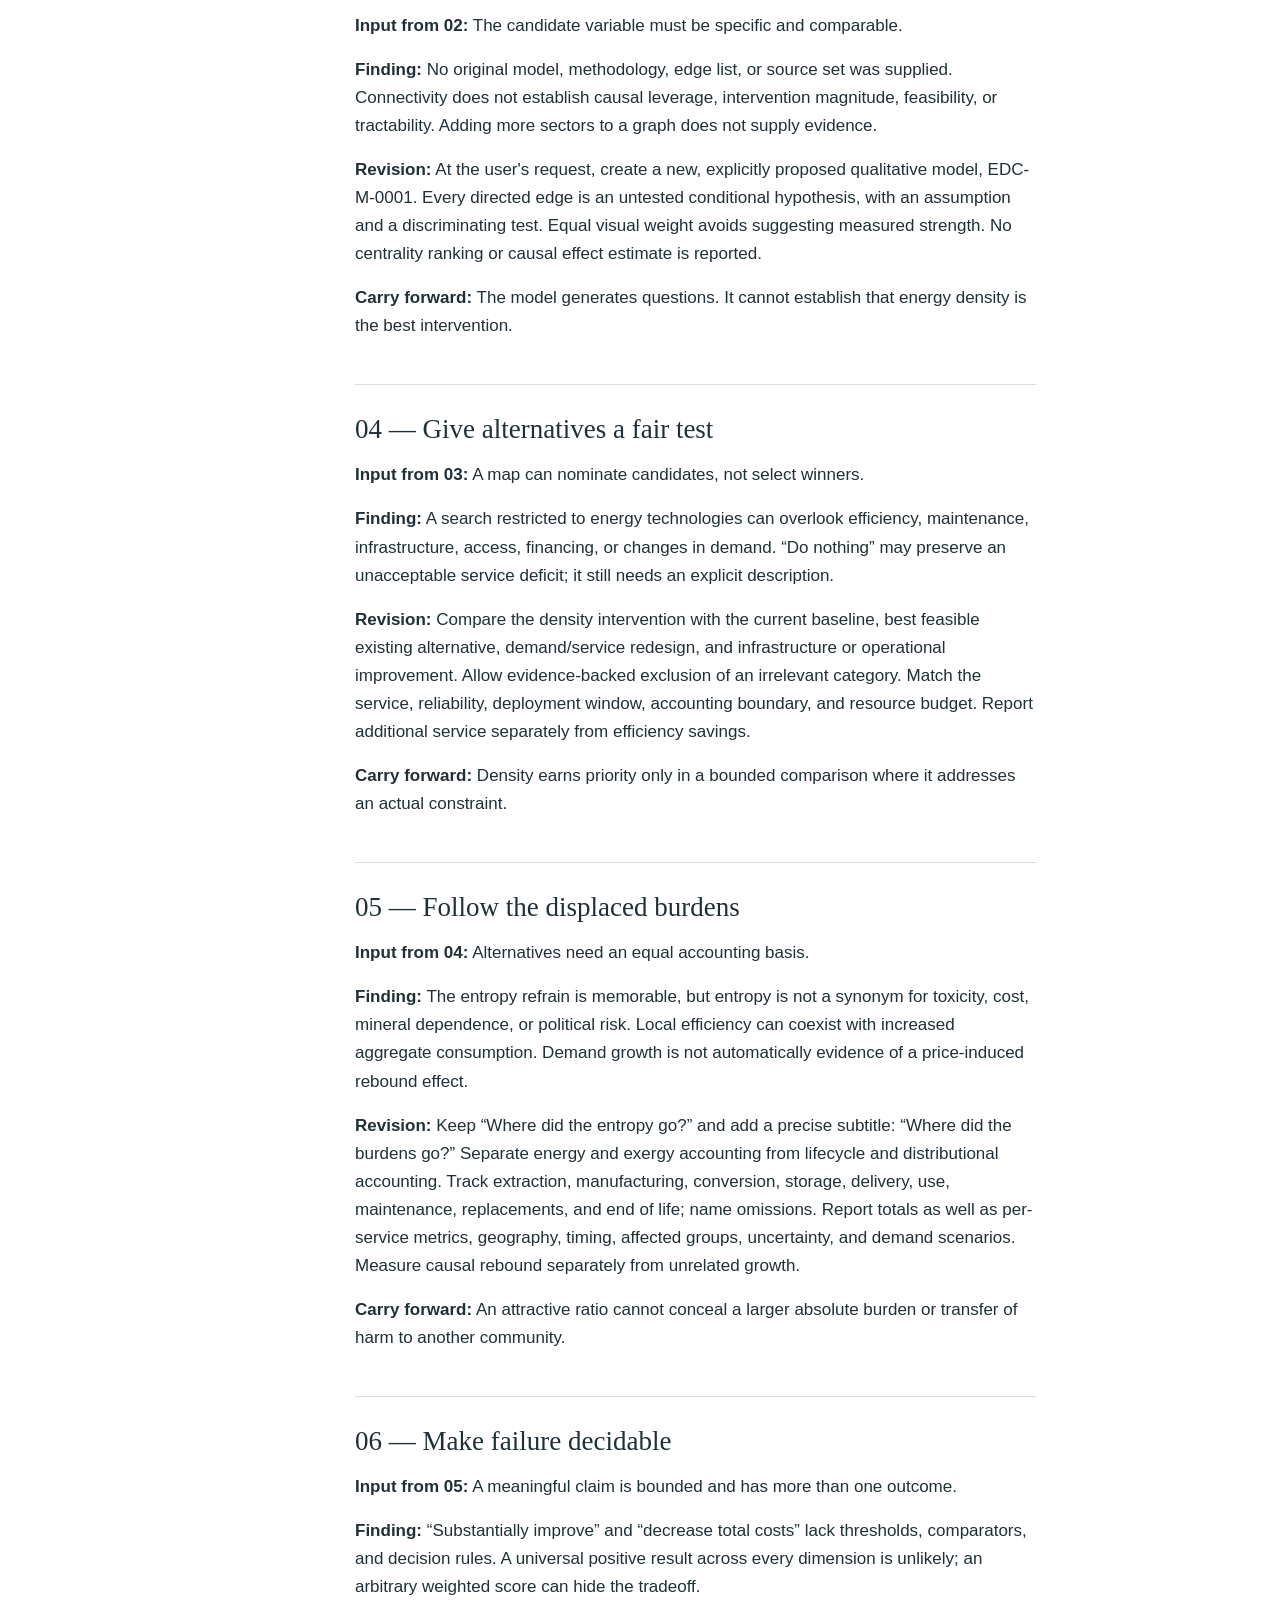
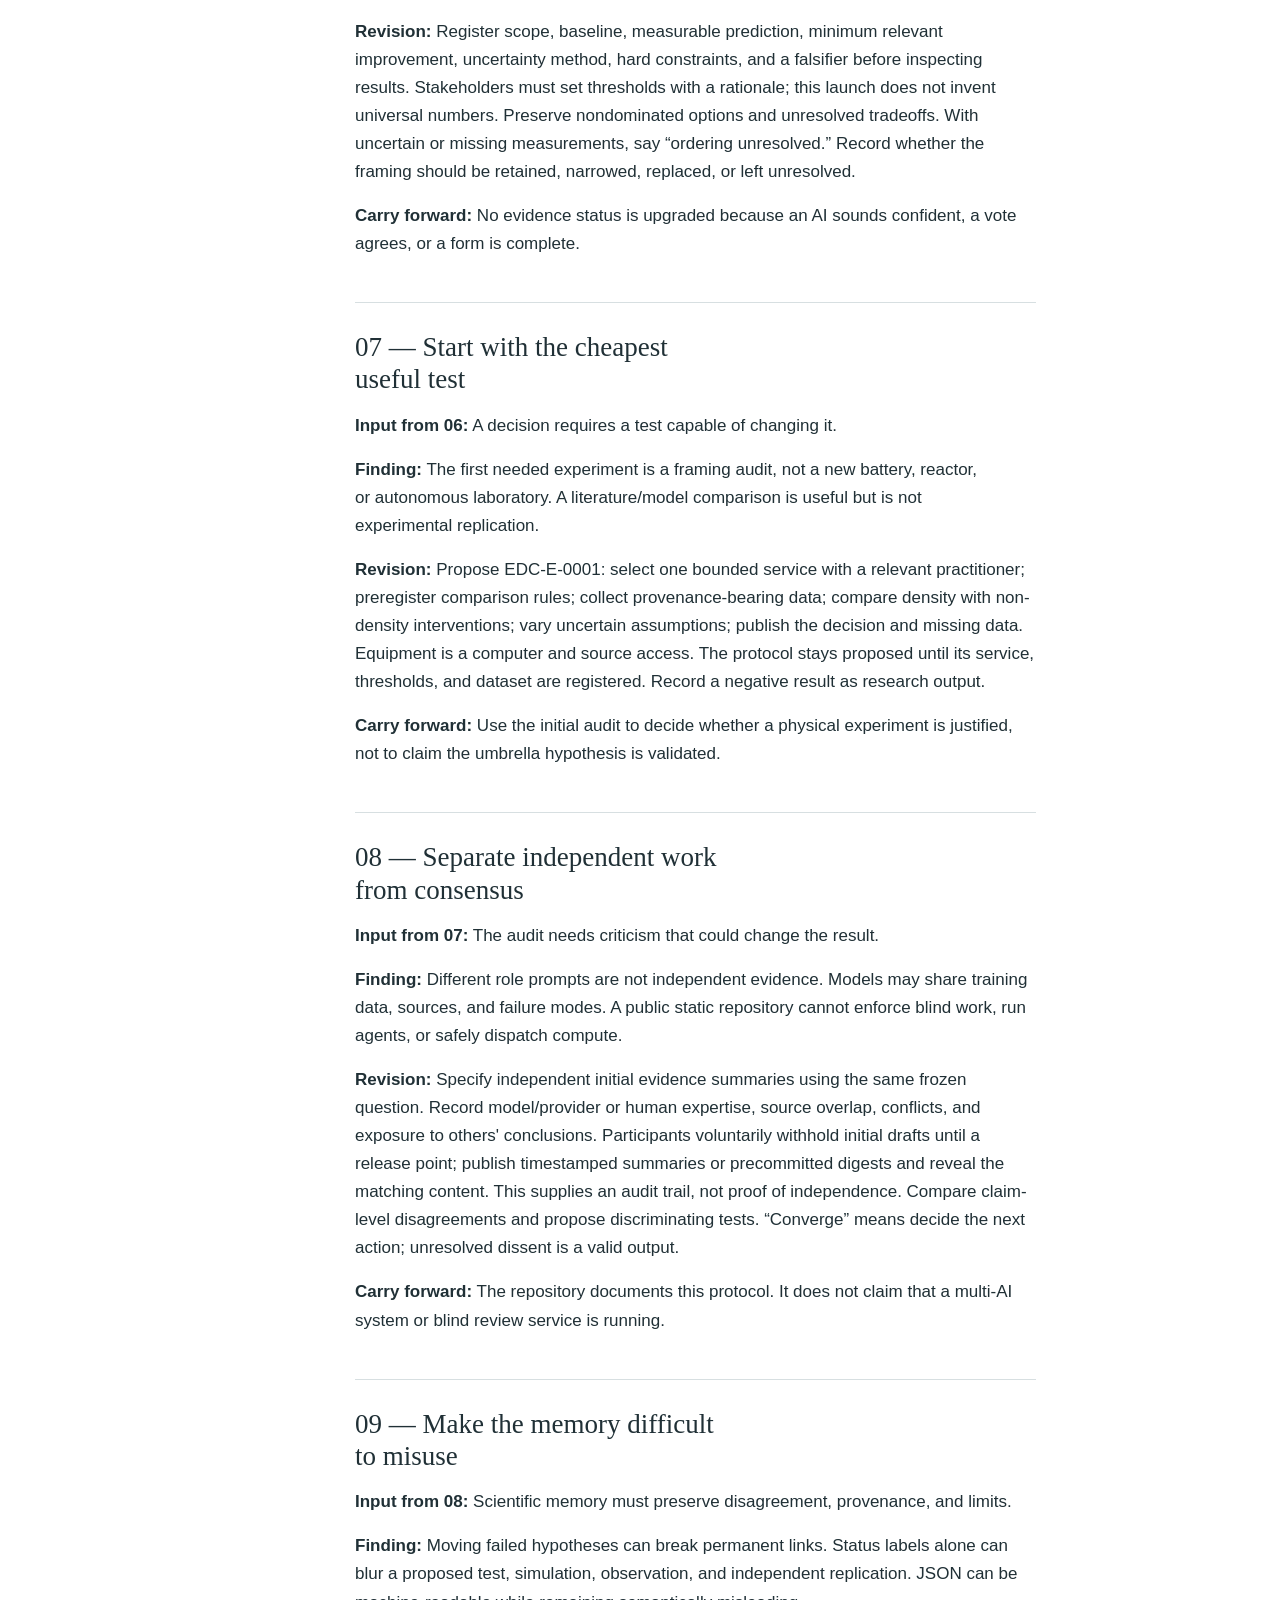
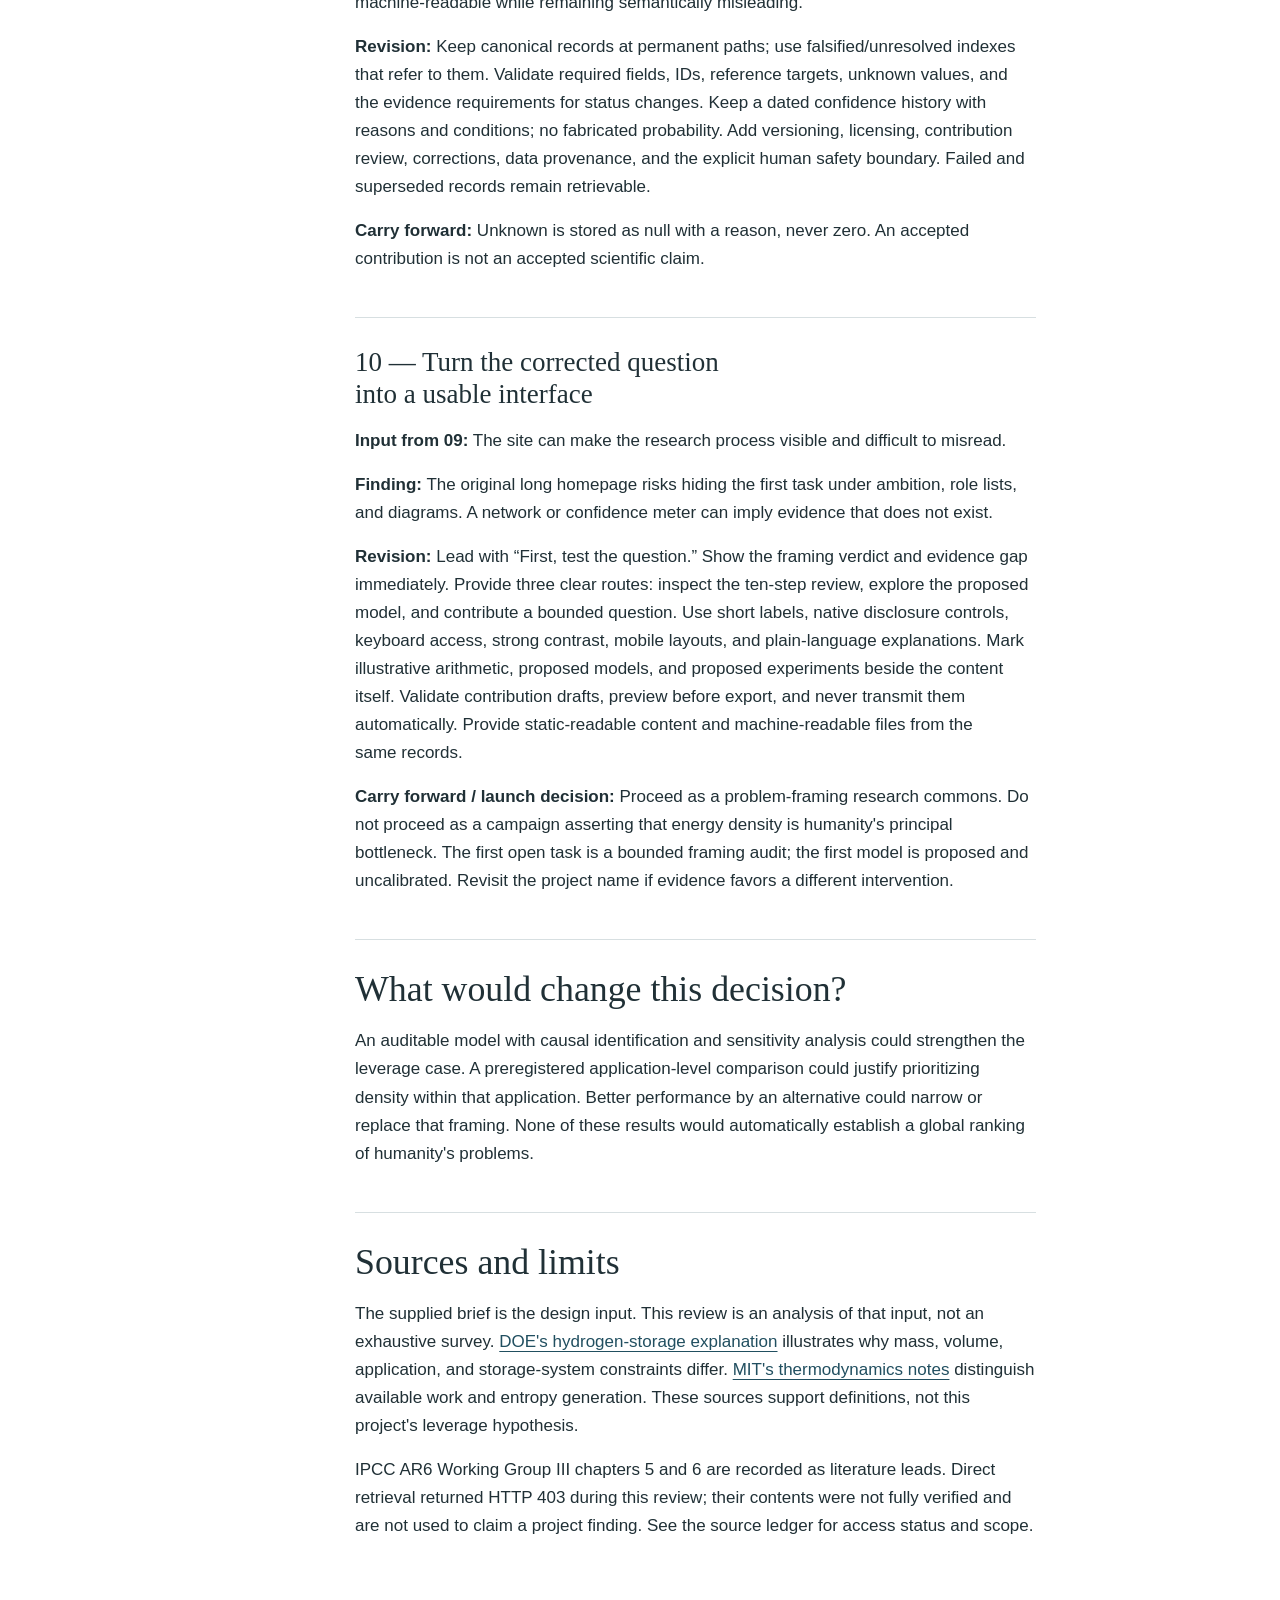
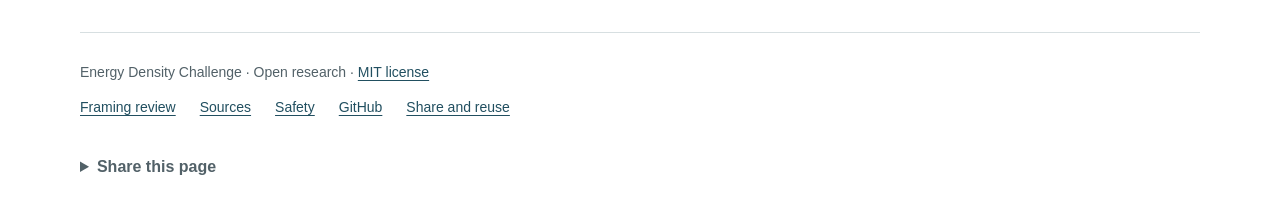
<file: review.html>
<!doctype html>
<html lang="en" prefix="og: https://ogp.me/ns#"><head><meta charset="utf-8"><meta name="viewport" content="width=device-width, initial-scale=1">
<title>Ten cumulative reviews — Energy Density Challenge</title>
<link rel="canonical" href="https://stewalexander-com.github.io/energy-density-challenge/review.html">
<link rel="sitemap" type="application/xml" href="sitemap.xml">
<link rel="describedby" type="text/plain" href="llms.txt" title="AI reading index">
<link rel="license" href="LICENSE">
<meta name="description" content="Read the ten-step review of the founding brief: why the first assignment is to test the energy density framing before choosing a solution.">
<meta name="robots" content="index, follow, max-image-preview:large">
<meta name="theme-color" content="#214f60">
<meta name="twitter:card" content="summary_large_image">
<meta name="twitter:title" content="Ten cumulative reviews">
<meta name="twitter:description" content="Read the ten-step review of the founding brief: why the first assignment is to test the energy density framing before choosing a solution.">
<meta name="twitter:image" content="https://stewalexander-com.github.io/energy-density-challenge/assets/social-preview.jpg">
<meta name="twitter:image:alt" content="Energy Density Challenge. Is energy density the right problem? Open research. Start with the question.">
<meta property="og:type" content="website">
<meta property="og:site_name" content="Energy Density Challenge">
<meta property="og:locale" content="en_US">
<meta property="og:title" content="Ten cumulative reviews">
<meta property="og:description" content="Read the ten-step review of the founding brief: why the first assignment is to test the energy density framing before choosing a solution.">
<meta property="og:url" content="https://stewalexander-com.github.io/energy-density-challenge/review.html">
<meta property="og:image" content="https://stewalexander-com.github.io/energy-density-challenge/assets/social-preview.jpg">
<meta property="og:image:secure_url" content="https://stewalexander-com.github.io/energy-density-challenge/assets/social-preview.jpg">
<meta property="og:image:type" content="image/jpeg">
<meta property="og:image:width" content="1200">
<meta property="og:image:height" content="628">
<meta property="og:image:alt" content="Energy Density Challenge. Is energy density the right problem? Open research. Start with the question.">
<script type="application/ld+json">{"@context": "https://schema.org", "@graph": [{"@type": "WebSite", "@id": "https://stewalexander-com.github.io/energy-density-challenge/#website", "name": "Energy Density Challenge", "url": "https://stewalexander-com.github.io/energy-density-challenge/", "description": "An open research challenge: test whether energy density is the right problem. Compare alternatives, inspect assumptions and contribute a better question.", "inLanguage": "en", "sameAs": "https://github.com/StewAlexander-com/energy-density-challenge"}, {"@type": "WebPage", "@id": "https://stewalexander-com.github.io/energy-density-challenge/review.html#webpage", "name": "Ten cumulative reviews", "description": "Read the ten-step review of the founding brief: why the first assignment is to test the energy density framing before choosing a solution.", "url": "https://stewalexander-com.github.io/energy-density-challenge/review.html", "inLanguage": "en", "isPartOf": {"@id": "https://stewalexander-com.github.io/energy-density-challenge/#website"}, "primaryImageOfPage": {"@type": "ImageObject", "url": "https://stewalexander-com.github.io/energy-density-challenge/assets/social-preview.jpg", "width": 1200, "height": 628}, "license": "https://stewalexander-com.github.io/energy-density-challenge/LICENSE"}, {"@type": "BreadcrumbList", "itemListElement": [{"@type": "ListItem", "position": 1, "name": "Energy Density Challenge", "item": "https://stewalexander-com.github.io/energy-density-challenge/"}, {"@type": "ListItem", "position": 2, "name": "Ten cumulative reviews", "item": "https://stewalexander-com.github.io/energy-density-challenge/review.html"}]}]}</script>
<link rel="icon" href="assets/favicon.svg" type="image/svg+xml"><link rel="stylesheet" href="assets/site.css"><script src="assets/site.js" defer></script></head><body><a class="skip" href="#main">Skip to content</a><header class="site-header wrap"><a class="brand" href="index.html" aria-label="Energy Density Challenge home">Energy Density Challenge</a><nav aria-label="Main navigation"><a href="index.html">Question</a><a href="explore.html">Explore</a><a href="guide.html">Research guide</a><a href="contribute.html">Contribute</a></nav></header><main id="main" class="wrap"><div class="article-hero"><p class="eyebrow">Review of the founding brief</p><h1>Ten steps to a better question.</h1><p class="lede">Each pass builds on the last to make the research question clearer and more testable.</p><p class="source-note">One AI-assisted review, revised in ten steps · September 10, 2026</p><div class="review-verdict"><p><strong>Launch decision:</strong> proceed with problem-framing research. Energy density remains a candidate, with no validated claim that it is the leading leverage point.</p></div></div><div class="document-layout"><nav class="document-nav" aria-label="Review steps"><span class="small-label">THE TEN PASSES</span><a href="#step-01">01 / Test the choice of problem</a><a href="#step-02">02 / Separate the quantities</a><a href="#step-03">03 / Audit the causal story</a><a href="#step-04">04 / Give alternatives a fair test</a><a href="#step-05">05 / Follow the displaced burdens</a><a href="#step-06">06 / Make failure decidable</a><a href="#step-07">07 / Start with the cheapest useful test</a><a href="#step-08">08 / Separate independent work from consensus</a><a href="#step-09">09 / Make the memory difficult to misuse</a><a href="#step-10">10 / Turn the corrected question into a usable interface</a></nav><article class="document-content"><section id="step-01" class="review-step"><h2>01 — Test the choice of problem</h2><p><strong>Input:</strong> The brief names an energy-density challenge before establishing the binding problem.</p>
<p><strong>Finding:</strong> Its strongest feature is permission to be wrong. Its central vulnerability is anchoring: a name can silently become a conclusion. An open-ended statement that an intervention “may” help somewhere is not by itself a discriminating, falsifiable research claim.</p>
<p><strong>Revision:</strong> First ask: “For a specified useful service, what constraint matters most, and which intervention improves the outcome without unacceptable burdens elsewhere?” Keep the project name provisional and treat density as one candidate.</p>
<p><strong>Carry forward:</strong> No technology search is prioritized until a service, beneficiary, and decision are specified.</p></section><section id="step-02" class="review-step"><h2>02 — Separate the quantities</h2><p><strong>Input from 01:</strong> A service is the target; energy density is a possible means.</p>
<p><strong>Finding:</strong> Stored energy per kilogram, energy per liter, power, useful work per joule, computation per joule, and lifecycle cost are not interchangeable. Fuel-only, cell, pack, and installed-system figures have different boundaries. Quality, duration, duty cycle, and reliability can change the comparison.</p>
<p><strong>Revision:</strong> Record units and the complete system boundary for each metric. Select the binding constraint per use case. For computation, fix task quality and latency; for heat, specify temperature; for mobility, specify payload, distance, and duty cycle. Never rank a battery cell directly against an entire generating plant.</p>
<p><strong>Carry forward:</strong> A comparison with mismatched units, services, or boundaries is incomplete, not a winner.</p></section><section id="step-03" class="review-step"><h2>03 — Audit the causal story</h2><p><strong>Input from 02:</strong> The candidate variable must be specific and comparable.</p>
<p><strong>Finding:</strong> No original model, methodology, edge list, or source set was supplied. Connectivity does not establish causal leverage, intervention magnitude, feasibility, or tractability. Adding more sectors to a graph does not supply evidence.</p>
<p><strong>Revision:</strong> At the user&#x27;s request, create a new, explicitly proposed qualitative model, EDC-M-0001. Every directed edge is an untested conditional hypothesis, with an assumption and a discriminating test. Equal visual weight avoids suggesting measured strength. No centrality ranking or causal effect estimate is reported.</p>
<p><strong>Carry forward:</strong> The model generates questions. It cannot establish that energy density is the best intervention.</p></section><section id="step-04" class="review-step"><h2>04 — Give alternatives a fair test</h2><p><strong>Input from 03:</strong> A map can nominate candidates, not select winners.</p>
<p><strong>Finding:</strong> A search restricted to energy technologies can overlook efficiency, maintenance, infrastructure, access, financing, or changes in demand. “Do nothing” may preserve an unacceptable service deficit; it still needs an explicit description.</p>
<p><strong>Revision:</strong> Compare the density intervention with the current baseline, best feasible existing alternative, demand/service redesign, and infrastructure or operational improvement. Allow evidence-backed exclusion of an irrelevant category. Match the service, reliability, deployment window, accounting boundary, and resource budget. Report additional service separately from efficiency savings.</p>
<p><strong>Carry forward:</strong> Density earns priority only in a bounded comparison where it addresses an actual constraint.</p></section><section id="step-05" class="review-step"><h2>05 — Follow the displaced burdens</h2><p><strong>Input from 04:</strong> Alternatives need an equal accounting basis.</p>
<p><strong>Finding:</strong> The entropy refrain is memorable, but entropy is not a synonym for toxicity, cost, mineral dependence, or political risk. Local efficiency can coexist with increased aggregate consumption. Demand growth is not automatically evidence of a price-induced rebound effect.</p>
<p><strong>Revision:</strong> Keep “Where did the entropy go?” and add a precise subtitle: “Where did the burdens go?” Separate energy and exergy accounting from lifecycle and distributional accounting. Track extraction, manufacturing, conversion, storage, delivery, use, maintenance, replacements, and end of life; name omissions. Report totals as well as per-service metrics, geography, timing, affected groups, uncertainty, and demand scenarios. Measure causal rebound separately from unrelated growth.</p>
<p><strong>Carry forward:</strong> An attractive ratio cannot conceal a larger absolute burden or transfer of harm to another community.</p></section><section id="step-06" class="review-step"><h2>06 — Make failure decidable</h2><p><strong>Input from 05:</strong> A meaningful claim is bounded and has more than one outcome.</p>
<p><strong>Finding:</strong> “Substantially improve” and “decrease total costs” lack thresholds, comparators, and decision rules. A universal positive result across every dimension is unlikely; an arbitrary weighted score can hide the tradeoff.</p>
<p><strong>Revision:</strong> Register scope, baseline, measurable prediction, minimum relevant improvement, uncertainty method, hard constraints, and a falsifier before inspecting results. Stakeholders must set thresholds with a rationale; this launch does not invent universal numbers. Preserve nondominated options and unresolved tradeoffs. With uncertain or missing measurements, say “ordering unresolved.” Record whether the framing should be retained, narrowed, replaced, or left unresolved.</p>
<p><strong>Carry forward:</strong> No evidence status is upgraded because an AI sounds confident, a vote agrees, or a form is complete.</p></section><section id="step-07" class="review-step"><h2>07 — Start with the cheapest useful test</h2><p><strong>Input from 06:</strong> A decision requires a test capable of changing it.</p>
<p><strong>Finding:</strong> The first needed experiment is a framing audit, not a new battery, reactor, or autonomous laboratory. A literature/model comparison is useful but is not experimental replication.</p>
<p><strong>Revision:</strong> Propose EDC-E-0001: select one bounded service with a relevant practitioner; preregister comparison rules; collect provenance-bearing data; compare density with non-density interventions; vary uncertain assumptions; publish the decision and missing data. Equipment is a computer and source access. The protocol stays proposed until its service, thresholds, and dataset are registered. Record a negative result as research output.</p>
<p><strong>Carry forward:</strong> Use the initial audit to decide whether a physical experiment is justified, not to claim the umbrella hypothesis is validated.</p></section><section id="step-08" class="review-step"><h2>08 — Separate independent work from consensus</h2><p><strong>Input from 07:</strong> The audit needs criticism that could change the result.</p>
<p><strong>Finding:</strong> Different role prompts are not independent evidence. Models may share training data, sources, and failure modes. A public static repository cannot enforce blind work, run agents, or safely dispatch compute.</p>
<p><strong>Revision:</strong> Specify independent initial evidence summaries using the same frozen question. Record model/provider or human expertise, source overlap, conflicts, and exposure to others&#x27; conclusions. Participants voluntarily withhold initial drafts until a release point; publish timestamped summaries or precommitted digests and reveal the matching content. This supplies an audit trail, not proof of independence. Compare claim-level disagreements and propose discriminating tests. “Converge” means decide the next action; unresolved dissent is a valid output.</p>
<p><strong>Carry forward:</strong> The repository documents this protocol. It does not claim that a multi-AI system or blind review service is running.</p></section><section id="step-09" class="review-step"><h2>09 — Make the memory difficult to misuse</h2><p><strong>Input from 08:</strong> Scientific memory must preserve disagreement, provenance, and limits.</p>
<p><strong>Finding:</strong> Moving failed hypotheses can break permanent links. Status labels alone can blur a proposed test, simulation, observation, and independent replication. JSON can be machine-readable while remaining semantically misleading.</p>
<p><strong>Revision:</strong> Keep canonical records at permanent paths; use falsified/unresolved indexes that refer to them. Validate required fields, IDs, reference targets, unknown values, and the evidence requirements for status changes. Keep a dated confidence history with reasons and conditions; no fabricated probability. Add versioning, licensing, contribution review, corrections, data provenance, and the explicit human safety boundary. Failed and superseded records remain retrievable.</p>
<p><strong>Carry forward:</strong> Unknown is stored as null with a reason, never zero. An accepted contribution is not an accepted scientific claim.</p></section><section id="step-10" class="review-step"><h2>10 — Turn the corrected question into a usable interface</h2><p><strong>Input from 09:</strong> The site can make the research process visible and difficult to misread.</p>
<p><strong>Finding:</strong> The original long homepage risks hiding the first task under ambition, role lists, and diagrams. A network or confidence meter can imply evidence that does not exist.</p>
<p><strong>Revision:</strong> Lead with “First, test the question.” Show the framing verdict and evidence gap immediately. Provide three clear routes: inspect the ten-step review, explore the proposed model, and contribute a bounded question. Use short labels, native disclosure controls, keyboard access, strong contrast, mobile layouts, and plain-language explanations. Mark illustrative arithmetic, proposed models, and proposed experiments beside the content itself. Validate contribution drafts, preview before export, and never transmit them automatically. Provide static-readable content and machine-readable files from the same records.</p>
<p><strong>Carry forward / launch decision:</strong> Proceed as a problem-framing research commons. Do not proceed as a campaign asserting that energy density is humanity&#x27;s principal bottleneck. The first open task is a bounded framing audit; the first model is proposed and uncalibrated. Revisit the project name if evidence favors a different intervention.</p></section><section class="doc-section"><h2>What would change this decision?</h2><p>An auditable model with causal identification and sensitivity analysis could strengthen the leverage case. A preregistered application-level comparison could justify prioritizing density within that application. Better performance by an alternative could narrow or replace that framing. None of these results would automatically establish a global ranking of humanity&#x27;s problems.</p></section><section class="doc-section"><h2>Sources and limits</h2><p>The supplied brief is the design input. This review is an analysis of that input, not an exhaustive survey. <a href="https://www.energy.gov/cmei/fuels/hydrogen-storage">DOE&#x27;s hydrogen-storage explanation</a> illustrates why mass, volume, application, and storage-system constraints differ. <a href="https://web.mit.edu/16.unified/www/FALL/thermodynamics/notes/node49.html">MIT&#x27;s thermodynamics notes</a> distinguish available work and entropy generation. These sources support definitions, not this project&#x27;s leverage hypothesis.</p>
<p>IPCC AR6 Working Group III chapters 5 and 6 are recorded as literature leads. Direct retrieval returned HTTP 403 during this review; their contents were not fully verified and are not used to claim a project finding. See the source ledger for access status and scope.</p></section></article></div></main><footer class="site-footer wrap"><p>Energy Density Challenge · Open research · <a href="license.html" rel="license">MIT license</a></p><nav aria-label="Footer"><a href="review.html">Framing review</a><a href="guide.html#sources">Sources</a><a href="guide.html#safety">Safety</a><a href="https://github.com/StewAlexander-com/energy-density-challenge">GitHub</a><a href="resources.html">Share and reuse</a></nav><details class="share-panel"><summary>Share this page</summary><div class="share-content"><label for="share-url">Page link</label><input id="share-url" type="url" value="https://stewalexander-com.github.io/energy-density-challenge/review.html" readonly><div class="actions"><button type="button" id="copy-link" hidden>Copy link</button><button type="button" id="native-share" hidden>Share to an app</button></div><p id="share-status" role="status" aria-live="polite">Copy this link into any app or message.</p></div></details></footer></body></html>
</file>
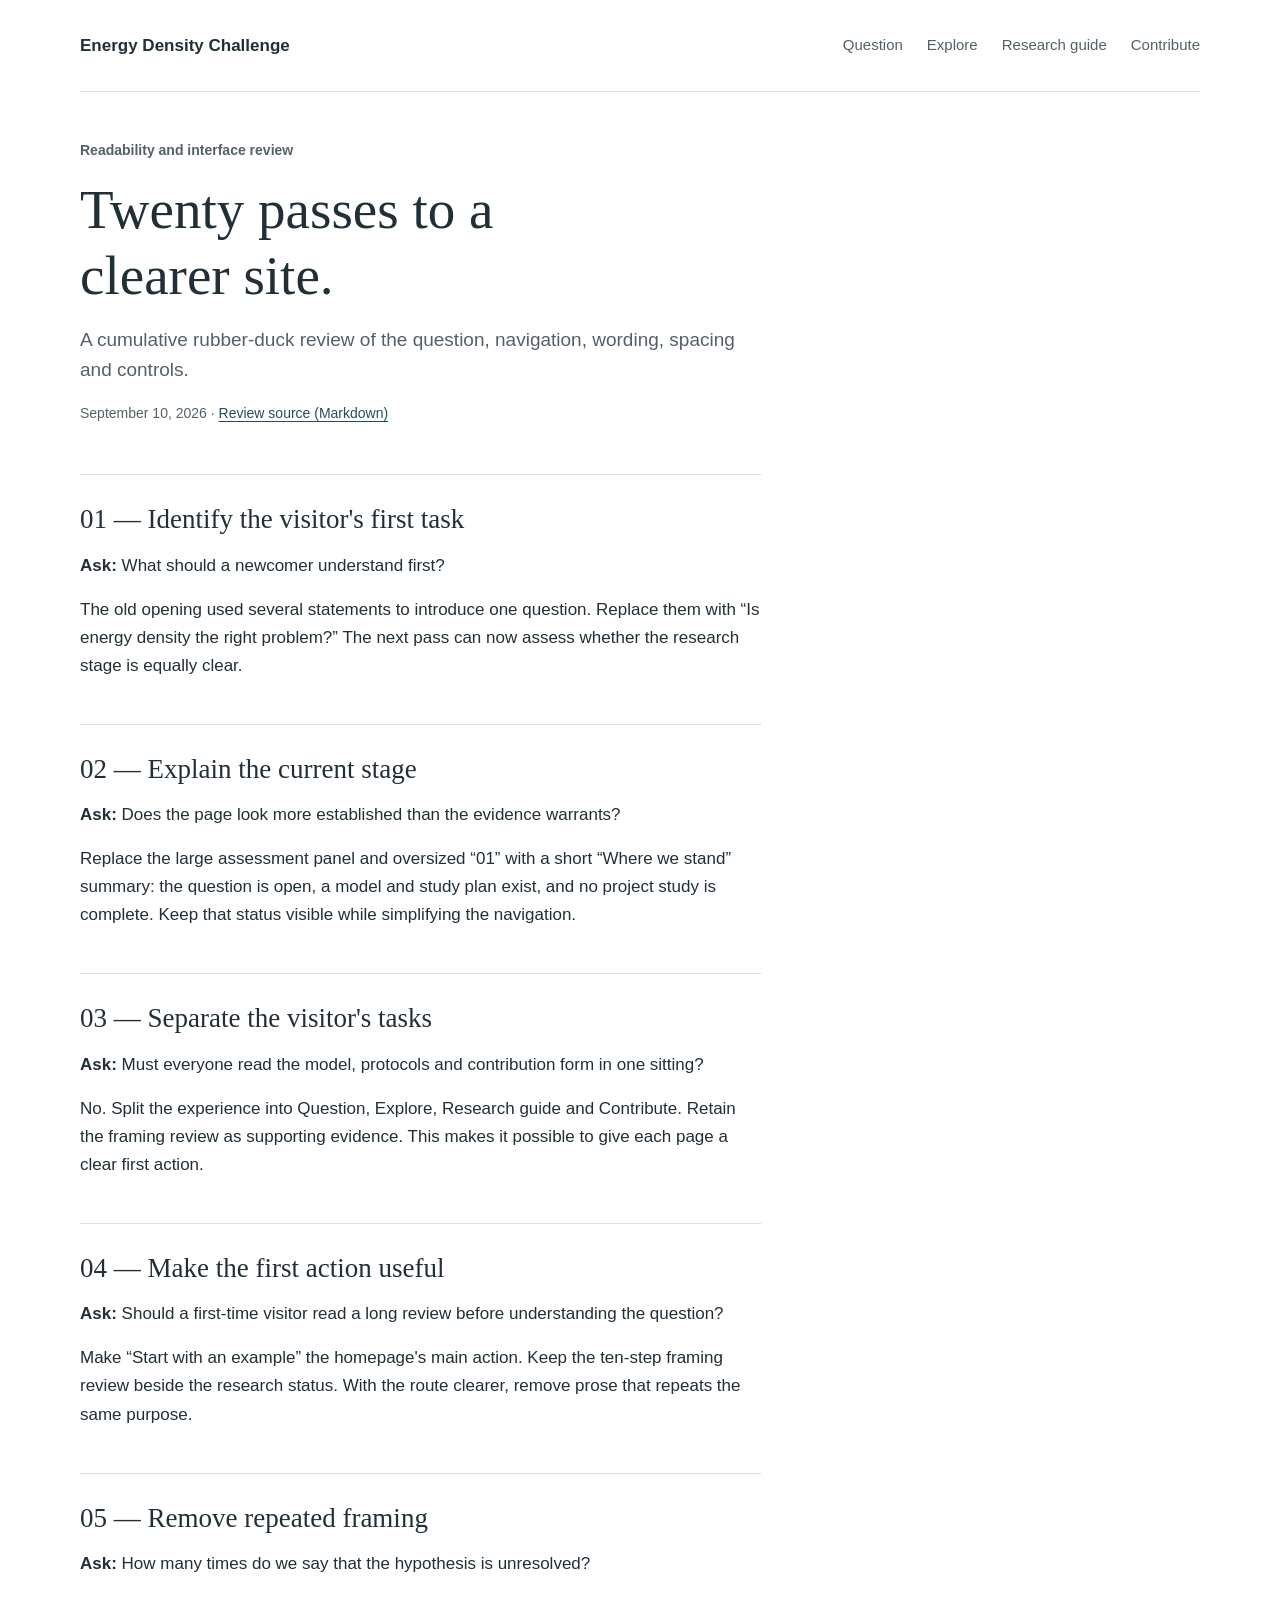
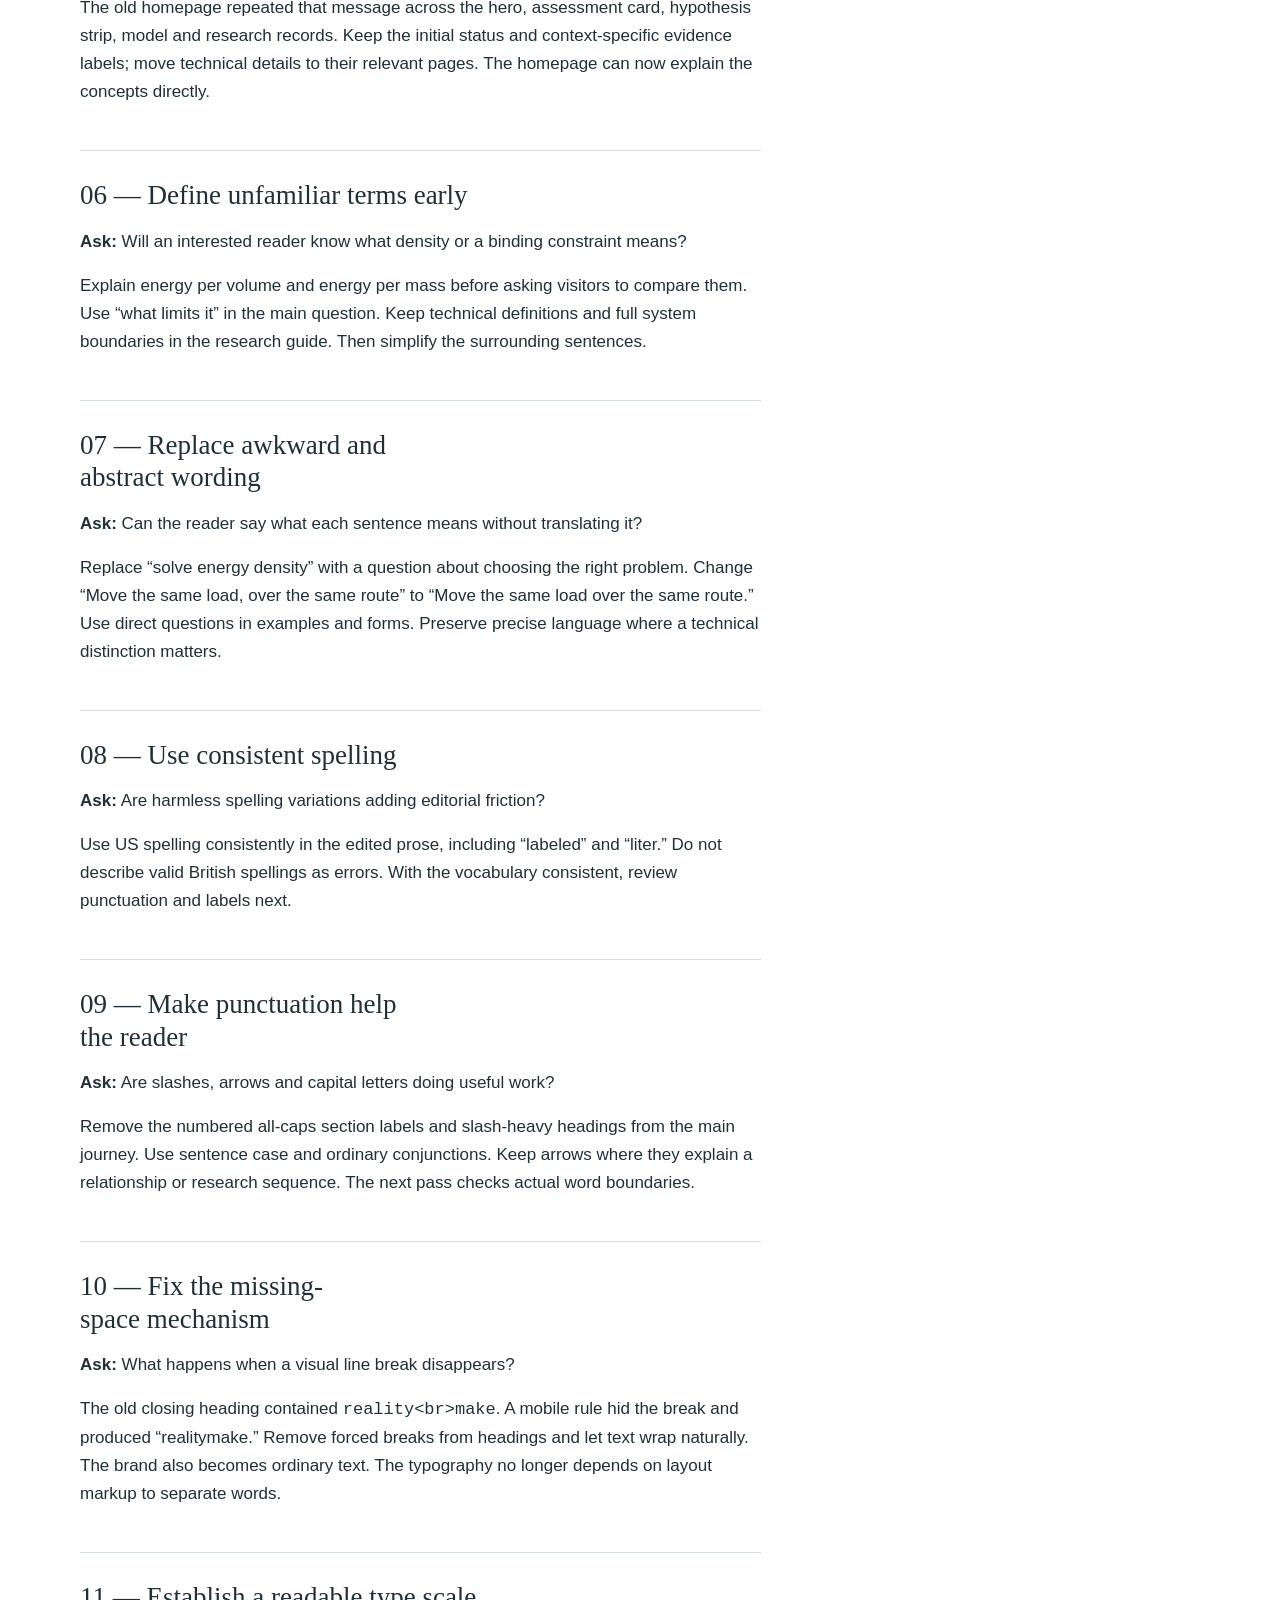
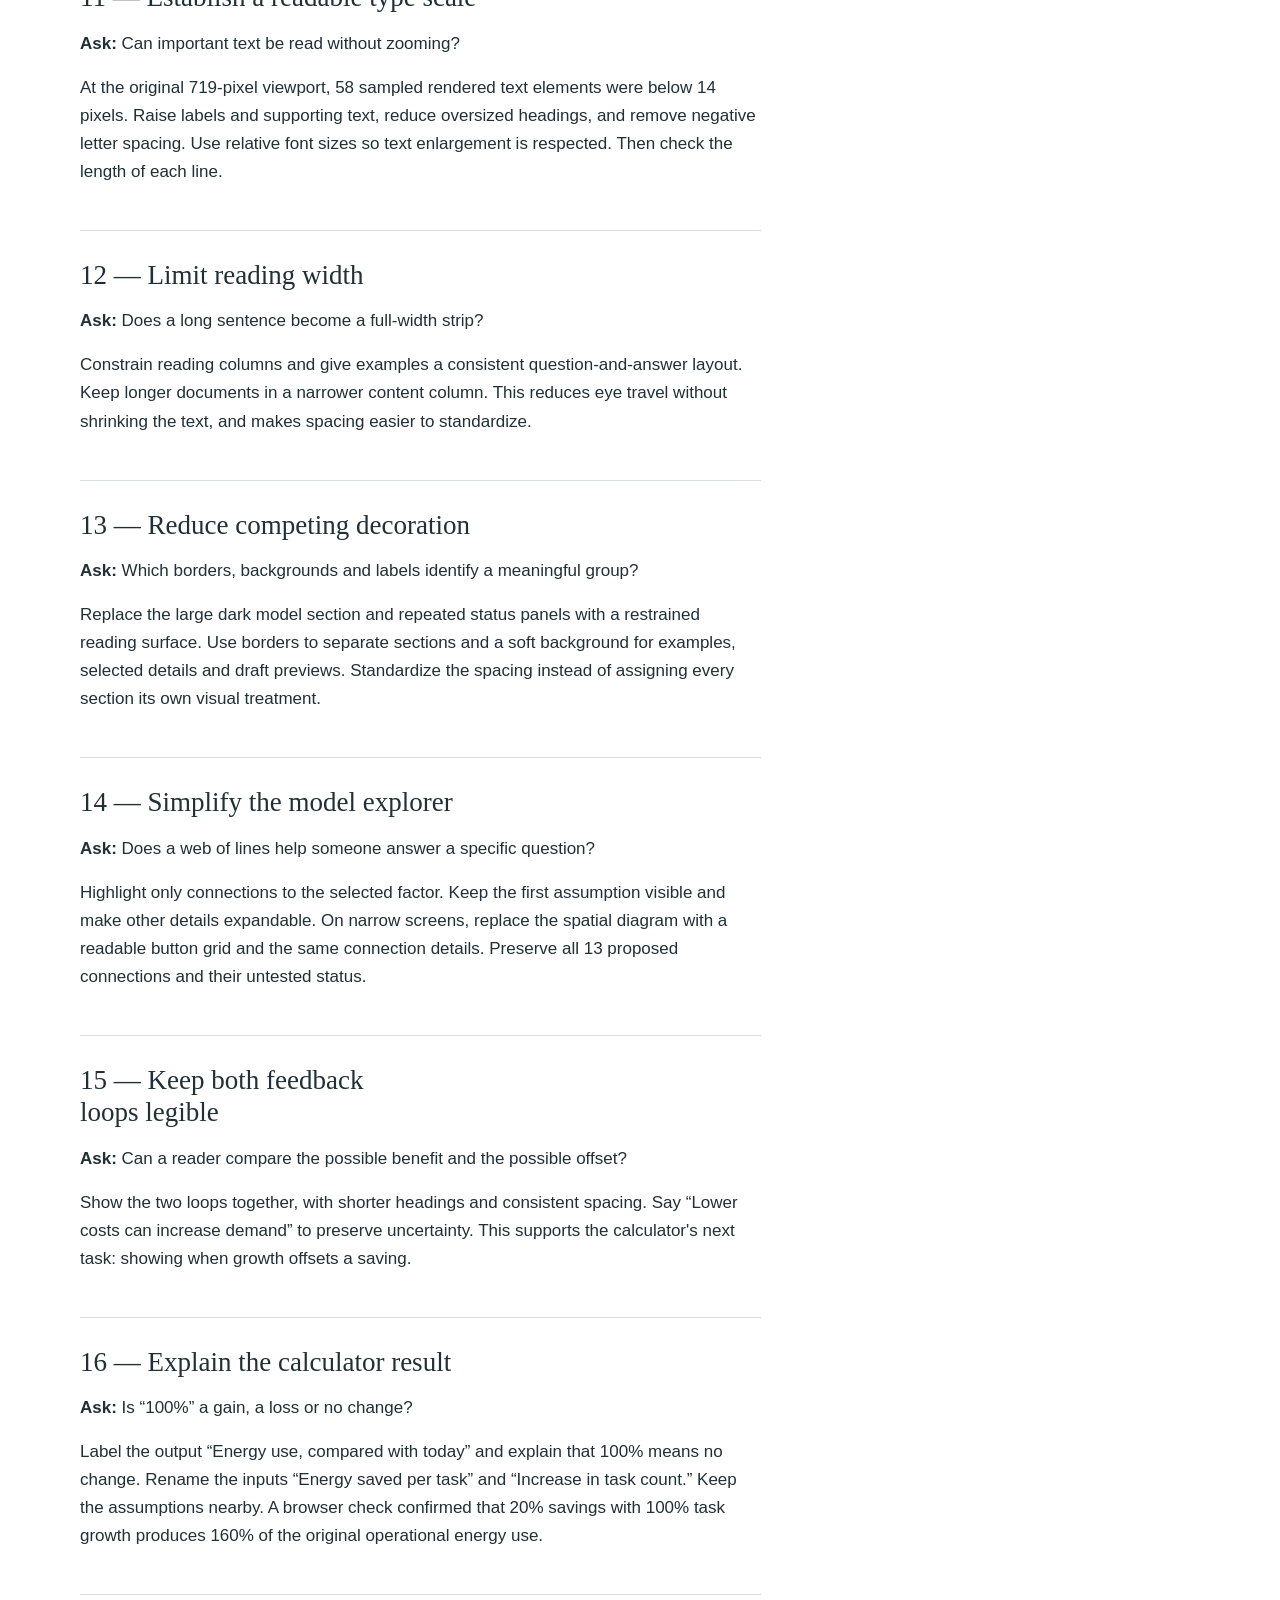
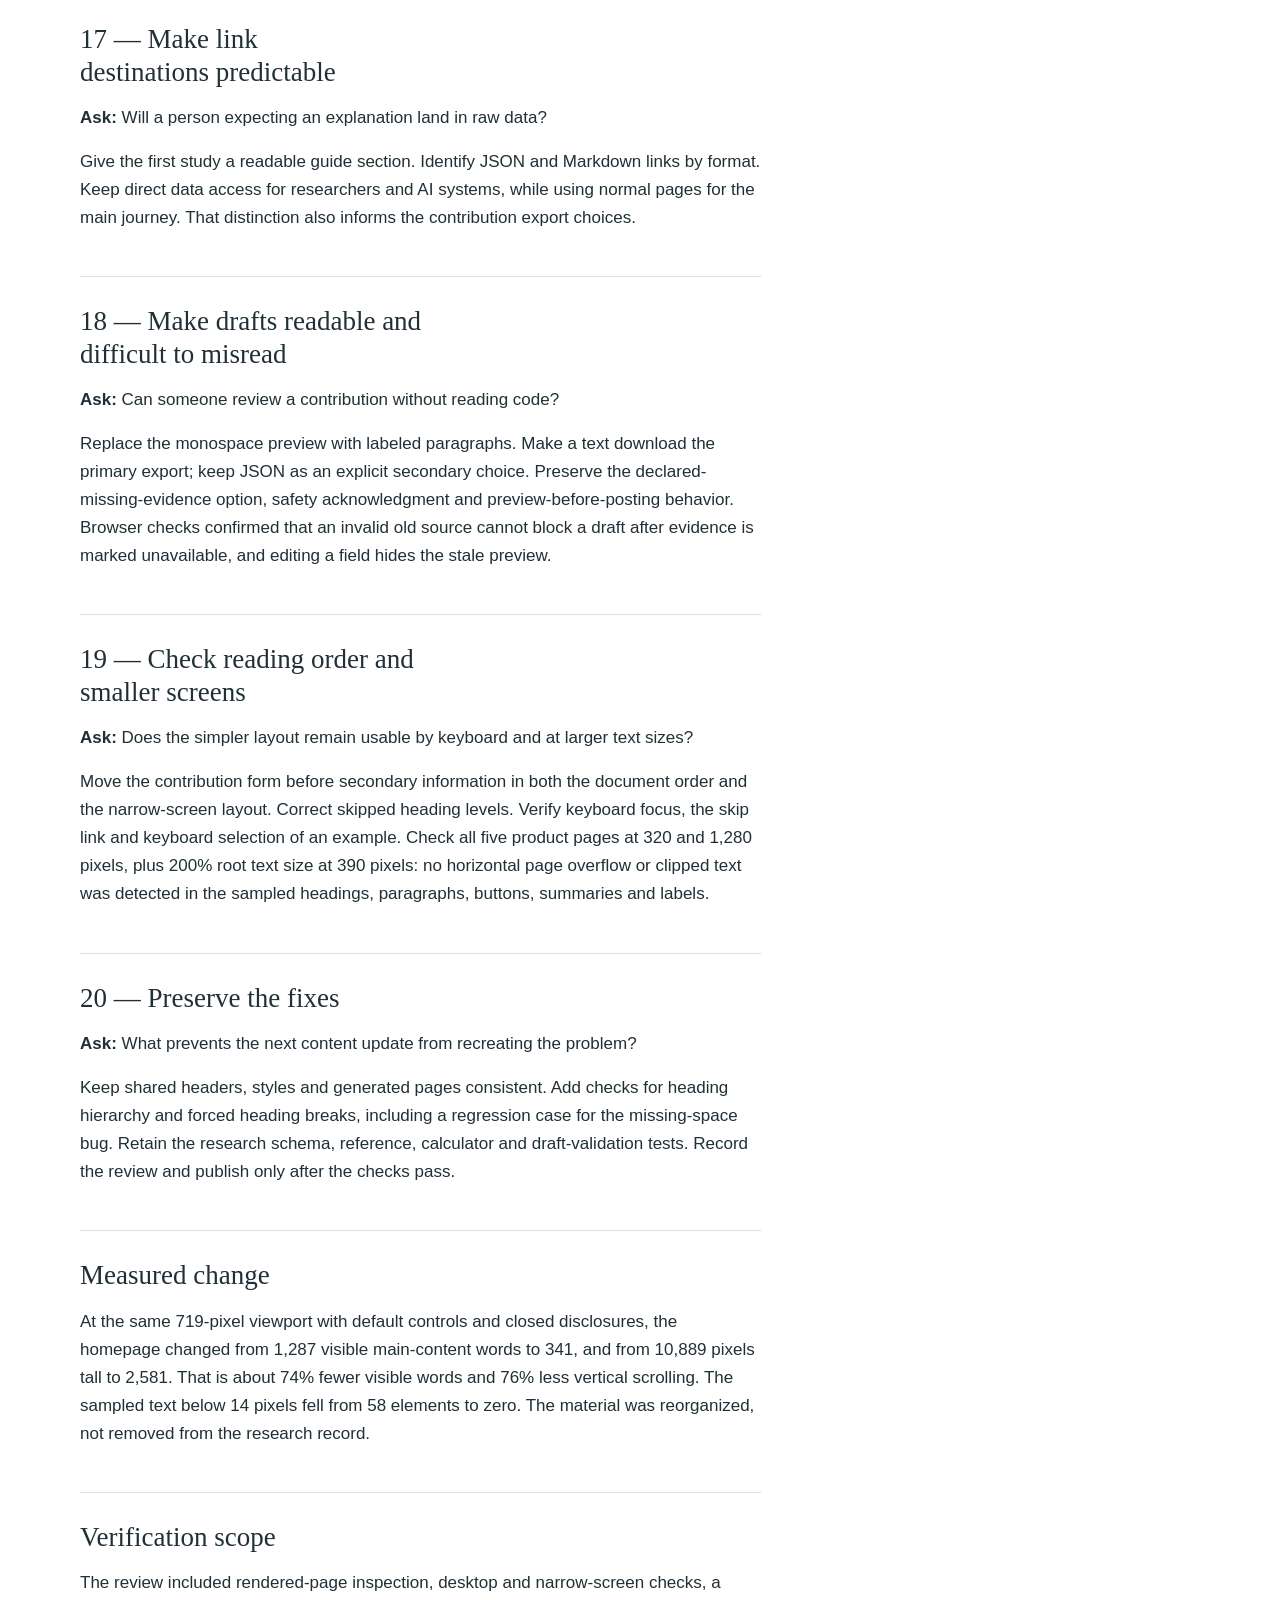
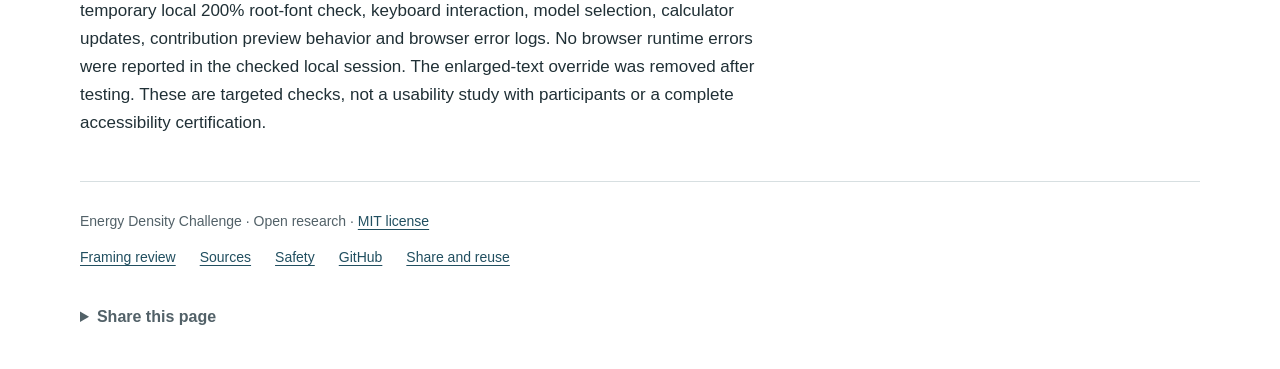
<file: ux-review.html>
<!doctype html>
<html lang="en" prefix="og: https://ogp.me/ns#"><head><meta charset="utf-8"><meta name="viewport" content="width=device-width, initial-scale=1">
<title>Twenty-step UX review — Energy Density Challenge</title>
<link rel="canonical" href="https://stewalexander-com.github.io/energy-density-challenge/ux-review.html">
<link rel="sitemap" type="application/xml" href="sitemap.xml">
<link rel="describedby" type="text/plain" href="llms.txt" title="AI reading index">
<link rel="license" href="LICENSE">
<meta name="description" content="Follow twenty cumulative reviews of the Energy Density Challenge interface, navigation, grammar, spacing and readability.">
<meta name="robots" content="index, follow, max-image-preview:large">
<meta name="theme-color" content="#214f60">
<meta name="twitter:card" content="summary_large_image">
<meta name="twitter:title" content="Twenty-step UX review">
<meta name="twitter:description" content="Follow twenty cumulative reviews of the Energy Density Challenge interface, navigation, grammar, spacing and readability.">
<meta name="twitter:image" content="https://stewalexander-com.github.io/energy-density-challenge/assets/social-preview.jpg">
<meta name="twitter:image:alt" content="Energy Density Challenge. Is energy density the right problem? Open research. Start with the question.">
<meta property="og:type" content="website">
<meta property="og:site_name" content="Energy Density Challenge">
<meta property="og:locale" content="en_US">
<meta property="og:title" content="Twenty-step UX review">
<meta property="og:description" content="Follow twenty cumulative reviews of the Energy Density Challenge interface, navigation, grammar, spacing and readability.">
<meta property="og:url" content="https://stewalexander-com.github.io/energy-density-challenge/ux-review.html">
<meta property="og:image" content="https://stewalexander-com.github.io/energy-density-challenge/assets/social-preview.jpg">
<meta property="og:image:secure_url" content="https://stewalexander-com.github.io/energy-density-challenge/assets/social-preview.jpg">
<meta property="og:image:type" content="image/jpeg">
<meta property="og:image:width" content="1200">
<meta property="og:image:height" content="628">
<meta property="og:image:alt" content="Energy Density Challenge. Is energy density the right problem? Open research. Start with the question.">
<script type="application/ld+json">{"@context": "https://schema.org", "@graph": [{"@type": "WebSite", "@id": "https://stewalexander-com.github.io/energy-density-challenge/#website", "name": "Energy Density Challenge", "url": "https://stewalexander-com.github.io/energy-density-challenge/", "description": "An open research challenge: test whether energy density is the right problem. Compare alternatives, inspect assumptions and contribute a better question.", "inLanguage": "en", "sameAs": "https://github.com/StewAlexander-com/energy-density-challenge"}, {"@type": "WebPage", "@id": "https://stewalexander-com.github.io/energy-density-challenge/ux-review.html#webpage", "name": "Twenty-step UX review", "description": "Follow twenty cumulative reviews of the Energy Density Challenge interface, navigation, grammar, spacing and readability.", "url": "https://stewalexander-com.github.io/energy-density-challenge/ux-review.html", "inLanguage": "en", "isPartOf": {"@id": "https://stewalexander-com.github.io/energy-density-challenge/#website"}, "primaryImageOfPage": {"@type": "ImageObject", "url": "https://stewalexander-com.github.io/energy-density-challenge/assets/social-preview.jpg", "width": 1200, "height": 628}, "license": "https://stewalexander-com.github.io/energy-density-challenge/LICENSE"}, {"@type": "BreadcrumbList", "itemListElement": [{"@type": "ListItem", "position": 1, "name": "Energy Density Challenge", "item": "https://stewalexander-com.github.io/energy-density-challenge/"}, {"@type": "ListItem", "position": 2, "name": "Twenty-step UX review", "item": "https://stewalexander-com.github.io/energy-density-challenge/ux-review.html"}]}]}</script>
<link rel="icon" href="assets/favicon.svg" type="image/svg+xml"><link rel="stylesheet" href="assets/site.css"><script src="assets/site.js" defer></script></head><body><a class="skip" href="#main">Skip to content</a><header class="site-header wrap"><a class="brand" href="index.html" aria-label="Energy Density Challenge home">Energy Density Challenge</a><nav aria-label="Main navigation"><a href="index.html">Question</a><a href="explore.html">Explore</a><a href="guide.html">Research guide</a><a href="contribute.html">Contribute</a></nav></header><main id="main" class="wrap"><div class="article-hero"><p class="eyebrow">Readability and interface review</p><h1>Twenty passes to a clearer site.</h1><p class="lede">A cumulative rubber-duck review of the question, navigation, wording, spacing and controls.</p><p class="source-note">September 10, 2026 · <a href="docs/ux-review.md">Review source (Markdown)</a></p></div><article class="document-content"><section class="review-step"><h2>01 — Identify the visitor&#x27;s first task</h2><p><strong>Ask:</strong> What should a newcomer understand first?</p>
<p>The old opening used several statements to introduce one question. Replace them with “Is energy density the right problem?” The next pass can now assess whether the research stage is equally clear.</p></section><section class="review-step"><h2>02 — Explain the current stage</h2><p><strong>Ask:</strong> Does the page look more established than the evidence warrants?</p>
<p>Replace the large assessment panel and oversized “01” with a short “Where we stand” summary: the question is open, a model and study plan exist, and no project study is complete. Keep that status visible while simplifying the navigation.</p></section><section class="review-step"><h2>03 — Separate the visitor&#x27;s tasks</h2><p><strong>Ask:</strong> Must everyone read the model, protocols and contribution form in one sitting?</p>
<p>No. Split the experience into Question, Explore, Research guide and Contribute. Retain the framing review as supporting evidence. This makes it possible to give each page a clear first action.</p></section><section class="review-step"><h2>04 — Make the first action useful</h2><p><strong>Ask:</strong> Should a first-time visitor read a long review before understanding the question?</p>
<p>Make “Start with an example” the homepage&#x27;s main action. Keep the ten-step framing review beside the research status. With the route clearer, remove prose that repeats the same purpose.</p></section><section class="review-step"><h2>05 — Remove repeated framing</h2><p><strong>Ask:</strong> How many times do we say that the hypothesis is unresolved?</p>
<p>The old homepage repeated that message across the hero, assessment card, hypothesis strip, model and research records. Keep the initial status and context-specific evidence labels; move technical details to their relevant pages. The homepage can now explain the concepts directly.</p></section><section class="review-step"><h2>06 — Define unfamiliar terms early</h2><p><strong>Ask:</strong> Will an interested reader know what density or a binding constraint means?</p>
<p>Explain energy per volume and energy per mass before asking visitors to compare them. Use “what limits it” in the main question. Keep technical definitions and full system boundaries in the research guide. Then simplify the surrounding sentences.</p></section><section class="review-step"><h2>07 — Replace awkward and abstract wording</h2><p><strong>Ask:</strong> Can the reader say what each sentence means without translating it?</p>
<p>Replace “solve energy density” with a question about choosing the right problem. Change “Move the same load, over the same route” to “Move the same load over the same route.” Use direct questions in examples and forms. Preserve precise language where a technical distinction matters.</p></section><section class="review-step"><h2>08 — Use consistent spelling</h2><p><strong>Ask:</strong> Are harmless spelling variations adding editorial friction?</p>
<p>Use US spelling consistently in the edited prose, including “labeled” and “liter.” Do not describe valid British spellings as errors. With the vocabulary consistent, review punctuation and labels next.</p></section><section class="review-step"><h2>09 — Make punctuation help the reader</h2><p><strong>Ask:</strong> Are slashes, arrows and capital letters doing useful work?</p>
<p>Remove the numbered all-caps section labels and slash-heavy headings from the main journey. Use sentence case and ordinary conjunctions. Keep arrows where they explain a relationship or research sequence. The next pass checks actual word boundaries.</p></section><section class="review-step"><h2>10 — Fix the missing-space mechanism</h2><p><strong>Ask:</strong> What happens when a visual line break disappears?</p>
<p>The old closing heading contained <code>reality&lt;br&gt;make</code>. A mobile rule hid the break and produced “realitymake.” Remove forced breaks from headings and let text wrap naturally. The brand also becomes ordinary text. The typography no longer depends on layout markup to separate words.</p></section><section class="review-step"><h2>11 — Establish a readable type scale</h2><p><strong>Ask:</strong> Can important text be read without zooming?</p>
<p>At the original 719-pixel viewport, 58 sampled rendered text elements were below 14 pixels. Raise labels and supporting text, reduce oversized headings, and remove negative letter spacing. Use relative font sizes so text enlargement is respected. Then check the length of each line.</p></section><section class="review-step"><h2>12 — Limit reading width</h2><p><strong>Ask:</strong> Does a long sentence become a full-width strip?</p>
<p>Constrain reading columns and give examples a consistent question-and-answer layout. Keep longer documents in a narrower content column. This reduces eye travel without shrinking the text, and makes spacing easier to standardize.</p></section><section class="review-step"><h2>13 — Reduce competing decoration</h2><p><strong>Ask:</strong> Which borders, backgrounds and labels identify a meaningful group?</p>
<p>Replace the large dark model section and repeated status panels with a restrained reading surface. Use borders to separate sections and a soft background for examples, selected details and draft previews. Standardize the spacing instead of assigning every section its own visual treatment.</p></section><section class="review-step"><h2>14 — Simplify the model explorer</h2><p><strong>Ask:</strong> Does a web of lines help someone answer a specific question?</p>
<p>Highlight only connections to the selected factor. Keep the first assumption visible and make other details expandable. On narrow screens, replace the spatial diagram with a readable button grid and the same connection details. Preserve all 13 proposed connections and their untested status.</p></section><section class="review-step"><h2>15 — Keep both feedback loops legible</h2><p><strong>Ask:</strong> Can a reader compare the possible benefit and the possible offset?</p>
<p>Show the two loops together, with shorter headings and consistent spacing. Say “Lower costs can increase demand” to preserve uncertainty. This supports the calculator&#x27;s next task: showing when growth offsets a saving.</p></section><section class="review-step"><h2>16 — Explain the calculator result</h2><p><strong>Ask:</strong> Is “100%” a gain, a loss or no change?</p>
<p>Label the output “Energy use, compared with today” and explain that 100% means no change. Rename the inputs “Energy saved per task” and “Increase in task count.” Keep the assumptions nearby. A browser check confirmed that 20% savings with 100% task growth produces 160% of the original operational energy use.</p></section><section class="review-step"><h2>17 — Make link destinations predictable</h2><p><strong>Ask:</strong> Will a person expecting an explanation land in raw data?</p>
<p>Give the first study a readable guide section. Identify JSON and Markdown links by format. Keep direct data access for researchers and AI systems, while using normal pages for the main journey. That distinction also informs the contribution export choices.</p></section><section class="review-step"><h2>18 — Make drafts readable and difficult to misread</h2><p><strong>Ask:</strong> Can someone review a contribution without reading code?</p>
<p>Replace the monospace preview with labeled paragraphs. Make a text download the primary export; keep JSON as an explicit secondary choice. Preserve the declared-missing-evidence option, safety acknowledgment and preview-before-posting behavior. Browser checks confirmed that an invalid old source cannot block a draft after evidence is marked unavailable, and editing a field hides the stale preview.</p></section><section class="review-step"><h2>19 — Check reading order and smaller screens</h2><p><strong>Ask:</strong> Does the simpler layout remain usable by keyboard and at larger text sizes?</p>
<p>Move the contribution form before secondary information in both the document order and the narrow-screen layout. Correct skipped heading levels. Verify keyboard focus, the skip link and keyboard selection of an example. Check all five product pages at 320 and 1,280 pixels, plus 200% root text size at 390 pixels: no horizontal page overflow or clipped text was detected in the sampled headings, paragraphs, buttons, summaries and labels.</p></section><section class="review-step"><h2>20 — Preserve the fixes</h2><p><strong>Ask:</strong> What prevents the next content update from recreating the problem?</p>
<p>Keep shared headers, styles and generated pages consistent. Add checks for heading hierarchy and forced heading breaks, including a regression case for the missing-space bug. Retain the research schema, reference, calculator and draft-validation tests. Record the review and publish only after the checks pass.</p></section><section class="review-step"><h2>Measured change</h2><p>At the same 719-pixel viewport with default controls and closed disclosures, the homepage changed from 1,287 visible main-content words to 341, and from 10,889 pixels tall to 2,581. That is about 74% fewer visible words and 76% less vertical scrolling. The sampled text below 14 pixels fell from 58 elements to zero. The material was reorganized, not removed from the research record.</p></section><section class="review-step"><h2>Verification scope</h2><p>The review included rendered-page inspection, desktop and narrow-screen checks, a temporary local 200% root-font check, keyboard interaction, model selection, calculator updates, contribution preview behavior and browser error logs. No browser runtime errors were reported in the checked local session. The enlarged-text override was removed after testing. These are targeted checks, not a usability study with participants or a complete accessibility certification.</p></section></article></main><footer class="site-footer wrap"><p>Energy Density Challenge · Open research · <a href="license.html" rel="license">MIT license</a></p><nav aria-label="Footer"><a href="review.html">Framing review</a><a href="guide.html#sources">Sources</a><a href="guide.html#safety">Safety</a><a href="https://github.com/StewAlexander-com/energy-density-challenge">GitHub</a><a href="resources.html">Share and reuse</a></nav><details class="share-panel"><summary>Share this page</summary><div class="share-content"><label for="share-url">Page link</label><input id="share-url" type="url" value="https://stewalexander-com.github.io/energy-density-challenge/ux-review.html" readonly><div class="actions"><button type="button" id="copy-link" hidden>Copy link</button><button type="button" id="native-share" hidden>Share to an app</button></div><p id="share-status" role="status" aria-live="polite">Copy this link into any app or message.</p></div></details></footer></body></html>
</file>
<file: assets/site.css>
/* Reading first: natural wrapping, one type scale, and explicit spacing. */
:root {
  --ink: #203036;
  --muted: #526168;
  --paper: #fff;
  --soft: #f3f5f5;
  --line: #d7dfe1;
  --accent: #214f60;
  --focus: #147293;
  --serif: Georgia, 'Times New Roman', serif;
  --sans: -apple-system, BlinkMacSystemFont, 'Segoe UI', Arial, sans-serif;
  color-scheme: light;
}
* { box-sizing: border-box; }
html { scroll-padding-top: 24px; }
body { margin: 0; font: 1.0625rem/1.65 var(--sans); color: var(--ink); background: var(--paper); }
h1, h2, h3, h4, p { margin: 0 0 1rem; }
h1, h2 { font-family: var(--serif); font-weight: 400; letter-spacing: normal; line-height: 1.2; text-wrap: pretty; }
h1 { font-size: clamp(2.2rem, 4.3vw, 3.6rem); max-width: 19ch; }
h2 { font-size: clamp(1.65rem, 2.8vw, 2.25rem); max-width: 30ch; }
h3 { font-size: 1.125rem; line-height: 1.4; font-weight: 600; }
p, li, dd { text-wrap: pretty; overflow-wrap: break-word; }
a { color: var(--accent); text-decoration-thickness: 1px; text-underline-offset: .22em; overflow-wrap: anywhere; }
a:hover { text-decoration-thickness: 2px; }
button, input, textarea, select { font: inherit; }
button, summary { cursor: pointer; }
button { color: var(--ink); }
:focus-visible { outline: 3px solid var(--focus); outline-offset: 4px; }
[hidden] { display: none !important; }
.wrap { width: min(1120px, calc(100% - 64px)); margin-inline: auto; }
.skip { position: fixed; top: -100px; left: 12px; padding: 12px 16px; z-index: 10; background: var(--ink); color: white; }
.skip:focus { top: 12px; }
.site-header { display: flex; justify-content: space-between; gap: 24px; align-items: center; min-height: 92px; border-bottom: 1px solid var(--line); }
.brand { color: var(--ink); font-size: 1.0625rem; font-weight: 650; line-height: 1.4; text-decoration: none; }
.site-header nav { display: flex; align-items: center; gap: 24px; flex-wrap: wrap; }
.site-header nav a { display: inline-block; color: var(--muted); font-size: 0.9375rem; padding: 10px 0; text-decoration: none; }
.site-header nav a[aria-current] { color: var(--ink); text-decoration: underline; text-decoration-thickness: 2px; }
.eyebrow, .small-label { display: block; font-size: 0.875rem; line-height: 1.5; font-weight: 600; color: var(--muted); letter-spacing: normal; text-transform: none; }
.eyebrow { margin-bottom: 16px; }
.small-label { margin-bottom: 12px; }
.hero { display: grid; grid-template-columns: 1.5fr .85fr; gap: 72px; padding: 64px 0 54px; align-items: center; }
.hero-lede, .lede { font-size: 1.1875rem; line-height: 1.6; color: var(--muted); max-width: 62ch; }
.hero .button { margin-top: 10px; }
.current-status { border-left: 2px solid var(--line); padding-left: 28px; }
.current-status h2 { font-family: var(--sans); font-size: 1.125rem; font-weight: 600; }
.current-status p { font-size: 1rem; color: var(--muted); }
.current-status a { font-size: 0.9375rem; }
.button { display: inline-flex; justify-content: center; align-items: center; gap: 14px; min-height: 46px; padding: 11px 18px; border: 1px solid var(--accent); border-radius: 4px; background: var(--accent); color: white; text-decoration: none; font-size: 1rem; font-weight: 550; line-height: 1.4; }
.button:hover { background: #173d4b; }
.button.secondary { background: white; color: var(--accent); }
.text-button { background: none; border: none; padding: 10px 0; color: var(--accent); font-size: 0.875rem; text-decoration: underline; text-underline-offset: .22em; }
.actions { display: flex; align-items: center; gap: 16px; flex-wrap: wrap; margin-top: 22px; }
.section { padding: 46px 0; border-top: 1px solid var(--line); }
.section-heading { max-width: 72ch; margin-bottom: 28px; }
.section-heading p:not(.eyebrow) { color: var(--muted); }
.heading-split { max-width: none; display: grid; grid-template-columns: 1fr 1fr; gap: 48px; align-items: end; }
.heading-split p { max-width: 64ch; }
.compare-layout { display: grid; grid-template-columns: .85fr 1.3fr; gap: 54px; }
.scenario-buttons { display: flex; gap: 8px; flex-wrap: wrap; margin: 16px 0; }
.scenario-buttons button { border: 1px solid #9fadb2; background: white; border-radius: 4px; padding: 10px 13px; min-height: 44px; font-size: 0.9375rem; }
.scenario-buttons button[aria-pressed=true] { background: var(--accent); border-color: var(--accent); color: white; }
.scenario { background: var(--soft); border-radius: 4px; padding: 24px 28px; }
.scenario dl { margin: 0; }
.scenario dt { font-weight: 600; font-size: 0.9375rem; margin-top: 18px; }
.scenario dd { margin: 4px 0 0; font-size: 1rem; color: var(--muted); }
.field-help, .source-note, .model-caption, .edge-meta { font-size: 0.875rem; line-height: 1.6; color: var(--muted); }
.field-help { margin: 10px 0 16px; }
.wide-detail { border-top: 1px solid var(--line); margin-top: 28px; }
summary { padding: 16px 0; font-size: 1rem; line-height: 1.5; font-weight: 550; }
summary::marker { color: var(--muted); }
details[open] > summary { margin-bottom: 10px; }
details > p:last-child, details > div:last-child { margin-bottom: 24px; }
.next-step { display: grid; grid-template-columns: 1.2fr 1fr; gap: 64px; }
.next-step p { color: var(--muted); }
.short-steps { margin: 0; padding-left: 24px; }
.short-steps li { padding: 0 0 18px 8px; }
.short-steps strong { display: block; }
.pathways { display: grid; grid-template-columns: 1fr 1fr; gap: 64px; }
.pathways h2 { font-family: var(--sans); font-size: 1.25rem; font-weight: 600; }
.pathways p { color: var(--muted); max-width: 48ch; }
.closing-note { padding: 12px 0 36px; color: var(--muted); }
.article-hero { padding: 48px 0 34px; max-width: 84ch; }
.article-hero h1 { max-width: 22ch; }
.local-nav { display: flex; flex-wrap: wrap; gap: 12px 26px; margin-top: 24px; font-size: 0.9375rem; }
.local-nav a { padding: 4px 0; }
.status { display: inline-block; background: var(--soft); border: 1px solid var(--line); border-radius: 3px; padding: 4px 9px; font-size: 0.875rem; line-height: 1.5; font-weight: 550; }
.model-toolbar { display: flex; flex-wrap: wrap; align-items: center; gap: 16px 24px; margin: 24px 0; font-size: 0.9375rem; }
.model-layout { display: grid; grid-template-columns: 1.1fr 1fr; gap: 40px; align-items: start; }
.model-graphic { min-width: 0; }
.network { position: relative; aspect-ratio: 600/450; margin: 20px 0; }
.network-lines { position: absolute; inset: 0; width: 100%; height: 100%; }
.network-lines path { stroke: transparent; fill: none; }
.network-lines path.active { stroke: #7d949e; stroke-width: 1.4; }
.node { overflow-wrap: anywhere; position: absolute; transform: translate(-50%, -50%); width: 28%; min-height: 62px; border: 1px solid #99a9b0; border-radius: 4px; background: white; padding: 9px 5px; font-size: 0.875rem; line-height: 1.4; }
.node[aria-pressed=true] { background: var(--accent); border-color: var(--accent); color: white; font-weight: 600; }
.model-inspector { background: var(--soft); padding: 24px; border-radius: 4px; min-width: 0; }
.model-inspector h3 { font-size: 1.3125rem; }
.model-inspector > p { color: var(--muted); }
.model-edge { border-top: 1px solid var(--line); }
.model-edge summary { font-size: 0.9375rem; padding: 13px 0; }
.model-edge p { font-size: 0.9375rem; margin-bottom: 12px; }
.model-edge .edge-meta { font-size: 0.875rem; }
.edge-list { max-width: 76ch; }
.edge-list .model-edge { padding-inline: 4px; }
.audit-columns { display: grid; grid-template-columns: repeat(3,1fr); gap: 36px; margin-top: 30px; }
.audit-columns p { font-size: 1rem; color: var(--muted); }
.audit-columns .small-label { font-weight: 400; }
.lifecycle-note { background: var(--soft); padding: 18px 22px; }
.metric-list, .roles-list, .definitions { display: grid; grid-template-columns: 1fr 1fr; gap: 12px 34px; }
.metric-list, .roles-list { padding-left: 22px; }
.metric-list li, .roles-list li { font-size: 1rem; }
.loop-pair { display: grid; grid-template-columns: 1fr 1fr; gap: 40px; margin: 28px 0; }
.loop { min-width: 0; overflow-wrap: anywhere; border-top: 2px solid #93a6af; padding-top: 20px; }
.loop h3 { font-size: 1.125rem; }
.loop ol { list-style: none; margin: 0; padding: 0; }
.loop li { margin: 0; padding: 9px 0; font-size: 1rem; }
.loop li + li::before { content: '↓'; padding-right: 12px; color: var(--muted); }
.calculator { display: grid; grid-template-columns: 1.2fr 1fr; gap: 48px; padding: 28px; background: var(--soft); border-radius: 4px; }
.calculator h3 { font-size: 1.3125rem; }
.calculator label { display: flex; align-items: baseline; justify-content: space-between; gap: 16px; margin-top: 22px; font-size: 1rem; font-weight: 550; }
.calculator output { font-variant-numeric: tabular-nums; }
input[type=range] { display: block; width: 100%; margin: 8px 0; height: 38px; accent-color: var(--accent); }
.calc-result { border-left: 1px solid var(--line); padding-left: 32px; align-self: center; }
.calc-result .result-number { font-size: 3.5rem; font-variant-numeric: tabular-nums; line-height: 1.2; margin-bottom: 12px; }
.calc-result p { font-size: 1rem; }
.calc-result .field-help { font-size: 0.875rem; }
.formula { overflow-wrap: anywhere; font-variant-numeric: tabular-nums; border-top: 1px solid var(--line); padding-top: 14px; }
.research-loop { display: flex; flex-wrap: wrap; gap: 12px; padding: 8px 0 20px; font-weight: 600; }
.research-loop span + span::before { content: '→'; padding-right: 12px; font-weight: 400; color: var(--muted); }
.record-list { margin-top: 24px; }
.record { display: grid; grid-template-columns: 125px 1fr; gap: 12px 24px; padding: 24px 0; border-top: 1px solid var(--line); }
.record .record-id { font-size: 0.875rem; padding-top: 3px; }
.record h3 { font-size: 1.1875rem; }
.record p { font-size: 1rem; color: var(--muted); }
.record a { font-size: 0.9375rem; }
.record .status { grid-column: 2; justify-self: start; }
.research-empty { display: grid; grid-template-columns: 1fr 1fr; gap: 40px; margin-top: 24px; }
.research-empty p { font-size: 1rem; color: var(--muted); }
.research-empty a { font-size: 0.9375rem; }
.contribute-section { border-top: 0; }
.contribute-section .section-heading h1 { max-width: 19ch; }
.contribute-layout { display: grid; grid-template-columns: 1.5fr .75fr; gap: 64px; }
.contribute-layout aside { max-width: 42ch; }
.contribute-layout aside h2 { font-family: var(--sans); font-size: 1.125rem; font-weight: 600; }
.contribute-layout aside > p { color: var(--muted); }
.contribute-layout aside details { margin: 24px 0; border-top: 1px solid var(--line); }
.draft-area { min-width: 0; }
.form-title { display: flex; gap: 24px; justify-content: space-between; flex-wrap: wrap; }
.form-title h2 { font-family: var(--sans); font-weight: 600; font-size: 1.3125rem; }
.form-pair { display: block; }
form label { display: block; font-size: 1rem; font-weight: 550; margin: 22px 0 8px; }
form input:not([type=checkbox]), form textarea, form select { width: 100%; min-height: 46px; padding: 11px 12px; border: 1px solid #8a9ca4; border-radius: 4px; background: white; color: var(--ink); font-size: 1rem; line-height: 1.5; }
form input::placeholder, form textarea::placeholder { color: #5e6d74; font-size: 0.9375rem; }
form textarea { resize: vertical; }
.check-label { display: flex; align-items: start; gap: 12px; font-weight: 400; margin: 24px 0; }
.check-label input { width: 20px; height: 20px; flex-shrink: 0; margin-top: 3px; accent-color: var(--accent); }
#draft-preview { margin-top: 30px; padding: 24px; background: var(--soft); border-radius: 4px; }
.draft-summary { margin: 20px 0; }
.draft-summary dt { font-size: 0.9375rem; font-weight: 600; margin-top: 16px; }
.draft-summary dd { margin: 3px 0 0; font-size: 1rem; white-space: pre-wrap; overflow-wrap: anywhere; }
.document-layout { display: grid; grid-template-columns: 225px 1fr; gap: 50px; padding-bottom: 48px; }
.document-nav { position: sticky; top: 24px; align-self: start; max-height: calc(100vh - 48px); overflow-y: auto; padding: 2px 6px 12px 0; }
.document-nav a { display: block; padding: 7px 0; font-size: 0.875rem; line-height: 1.5; text-decoration: none; }
.document-nav a:hover { text-decoration: underline; }
.document-content { min-width: 0; max-width: 72ch; }
.review-verdict { padding: 20px 24px; background: var(--soft); margin: 24px 0 0; }
.review-verdict p { margin: 0; }
.review-step, .doc-section { padding: 28px 0; border-top: 1px solid var(--line); }
.review-step h2 { font-size: 1.6875rem; }
.review-step p, .doc-section p, .doc-section li { max-width: 72ch; }
.doc-section h3 { margin-top: 24px; }
.doc-section pre { max-width: 100%; overflow: auto; padding: 16px; background: var(--soft); font-size: 0.875rem; }
code { overflow-wrap: anywhere; }
.source-entry { border-top: 1px solid var(--line); padding: 20px 0; }
.source-entry h3 { margin-top: 0; }
.site-footer { border-top: 1px solid var(--line); padding-block: 28px; font-size: 0.875rem; color: var(--muted); }
.site-footer p { margin-bottom: 12px; }
.site-footer nav { display: flex; gap: 12px 24px; flex-wrap: wrap; }
@media (max-width: 920px) {
  .site-header { align-items: start; flex-direction: column; gap: 8px; padding-block: 20px; }
  .site-header nav { gap: 24px; }
  .hero { gap: 32px; grid-template-columns: 1.4fr 1fr; }
  .compare-layout, .next-step { gap: 32px; }
  .heading-split { gap: 30px; }
  .model-layout, .contribute-layout { grid-template-columns: 1fr; gap: 28px; }
  .model-graphic { max-width: 600px; }
  .model-inspector { max-width: 76ch; }
  .network { margin-bottom: 12px; }
  .contribute-layout aside { max-width: none; grid-row: 2; border-top: 1px solid var(--line); padding-top: 24px; }
  .contribute-layout .draft-area { grid-row: 1; }
  .contribute-layout aside details { margin: 12px 0; }
  .contribute-layout .draft-area { max-width: 680px; }
  .document-layout { grid-template-columns: 190px 1fr; gap: 28px; }
}
@media (max-width: 760px) {
  .wrap { width: calc(100% - 40px); }
  .hero { display: block; padding: 36px 0; }
  .hero h1 { max-width: 22ch; }
  .hero-lede { font-size: 1.125rem; }
  .current-status { border-left: 0; border-top: 1px solid var(--line); padding: 22px 0 0; margin-top: 28px; }
  .current-status p { max-width: 64ch; }
  .section { padding: 32px 0; }
  .heading-split, .compare-layout, .next-step, .pathways { grid-template-columns: 1fr; gap: 24px; }
  .scenario { padding: 20px; }
  .scenario-buttons { margin-bottom: 12px; }
  .network { display: grid; grid-template-columns: repeat(auto-fit, minmax(min(100%, 9rem), 1fr)); gap: 10px; aspect-ratio: auto; }
  .network-lines { display: none; }
  .node { overflow-wrap: anywhere; position: static; transform: none; width: auto; min-height: 46px; padding: 12px; font-size: 0.9375rem; }
  .model-caption { max-width: 68ch; }
  .model-toolbar { gap: 12px 18px; }
  .model-inspector { padding: 20px; }
  .model-inspector .model-edge { margin-top: 0; }
  .audit-columns { grid-template-columns: 1fr; gap: 20px; }
  .audit-columns article { max-width: 68ch; }
  .audit-columns .small-label { margin-bottom: 7px; }
  .metric-list, .roles-list, .definitions { grid-template-columns: 1fr; gap: 8px; }
  .calculator { grid-template-columns: 1fr; gap: 24px; padding: 22px; }
  .calc-result { border-left: 0; border-top: 1px solid var(--line); padding: 24px 0 0; }
  .loop-pair { gap: 24px; }
  .loop li { font-size: 0.9375rem; }
  .loop h3 { font-size: 1.0625rem; }
  .record { grid-template-columns: 1fr; gap: 10px; }
  .record .status { grid-column: 1; }
  .research-empty { grid-template-columns: 1fr; gap: 24px; }
  .article-hero { padding: 36px 0 28px; }
  .document-layout { display: block; }
  .document-nav { position: static; max-height: none; margin-bottom: 28px; display: grid; grid-template-columns: 1fr 1fr; gap: 4px 20px; }
  .document-nav .small-label { grid-column: 1/-1; }
  .document-nav a { font-size: 0.9375rem; }
  .doc-section, .review-step { padding-block: 24px; }
  .review-step h2 { font-size: 1.5625rem; }
}
@media (max-width: 400px) {
  .wrap { width: calc(100% - 32px); }
  h1 { font-size: 2.1rem; }
  .site-header nav { gap: 8px 20px; }
  .site-header nav a { font-size: 0.875rem; }
  .loop-pair { gap: 16px; }
  .loop h3 { font-size: 1rem; }
  .loop li { font-size: 0.875rem; }
  .loop li + li::before { padding-right: 6px; }
  .document-nav { grid-template-columns: 1fr; }
}
@media (prefers-reduced-motion: reduce) { *, *::before, *::after { scroll-behavior: auto !important; animation: none !important; transition: none !important; } }
@media print {
  .wrap { width: 100%; }
  .site-header nav, .document-nav, .scenario-buttons, form, .actions, input[type=range] { display: none; }
  .hero, .section, .article-hero { padding-block: 20px; }
  .hero, .document-layout, .model-layout, .contribute-layout { display: block; }
  .network { display: none; }
  .model-inspector { background: white; }
  .current-status { border: 0; padding: 15px 0; }
  h1 { font-size: 1.875rem; }
  h2 { font-size: 1.5rem; }
  .review-step, .record { break-inside: avoid; }
}

/* Sharing stays behind one disclosure and remains usable without JavaScript. */
.share-panel { margin-top: 24px; max-width: 640px; }
.share-panel summary { cursor: pointer; padding-block: 12px; }
.share-content { padding: 12px 0; }
.share-content input { width: 100%; min-width: 0; font-size: 1rem; }
.share-content label { display: block; margin-bottom: 8px; }
.share-content .actions { margin-top: 16px; }
.share-content p { font-size: 0.9375rem; }
.social-preview { display: block; width: 100%; height: auto; margin-top: 20px; border: 1px solid var(--line, #ddd); }
@media print { .share-panel { display: none; } }

.license-copy { white-space: pre-wrap; overflow-wrap: anywhere; font: inherit; background: transparent; padding: 0; border: 0; }

/* State 0002 uses the existing reading scale and native disclosures. */
.allocation-fields { display: grid; grid-template-columns: repeat(2, minmax(0,1fr)); gap: 20px 28px; margin-bottom: 24px; }
.allocation-fields .field { margin: 0; }
.allocation-fields select { width: 100%; min-width: 0; min-height: 48px; }
.allocation-result { padding: 24px; margin-top: 24px; border-left: 3px solid var(--accent); background: var(--soft); }
.state-lineage { padding-left: 24px; }
.state-lineage li { padding: 8px 0 18px 8px; }
.state-lineage p { margin: 6px 0; }
.state-digest { display: inline-block; overflow-wrap: anywhere; font-size: 0.875rem; max-width: 100%; }
.review-pass p:last-child { margin-bottom: 20px; }
.extension-note h2 { font-size: 1.75rem; }
@media (max-width: 720px) { .allocation-fields { grid-template-columns: 1fr; } }
</file>
